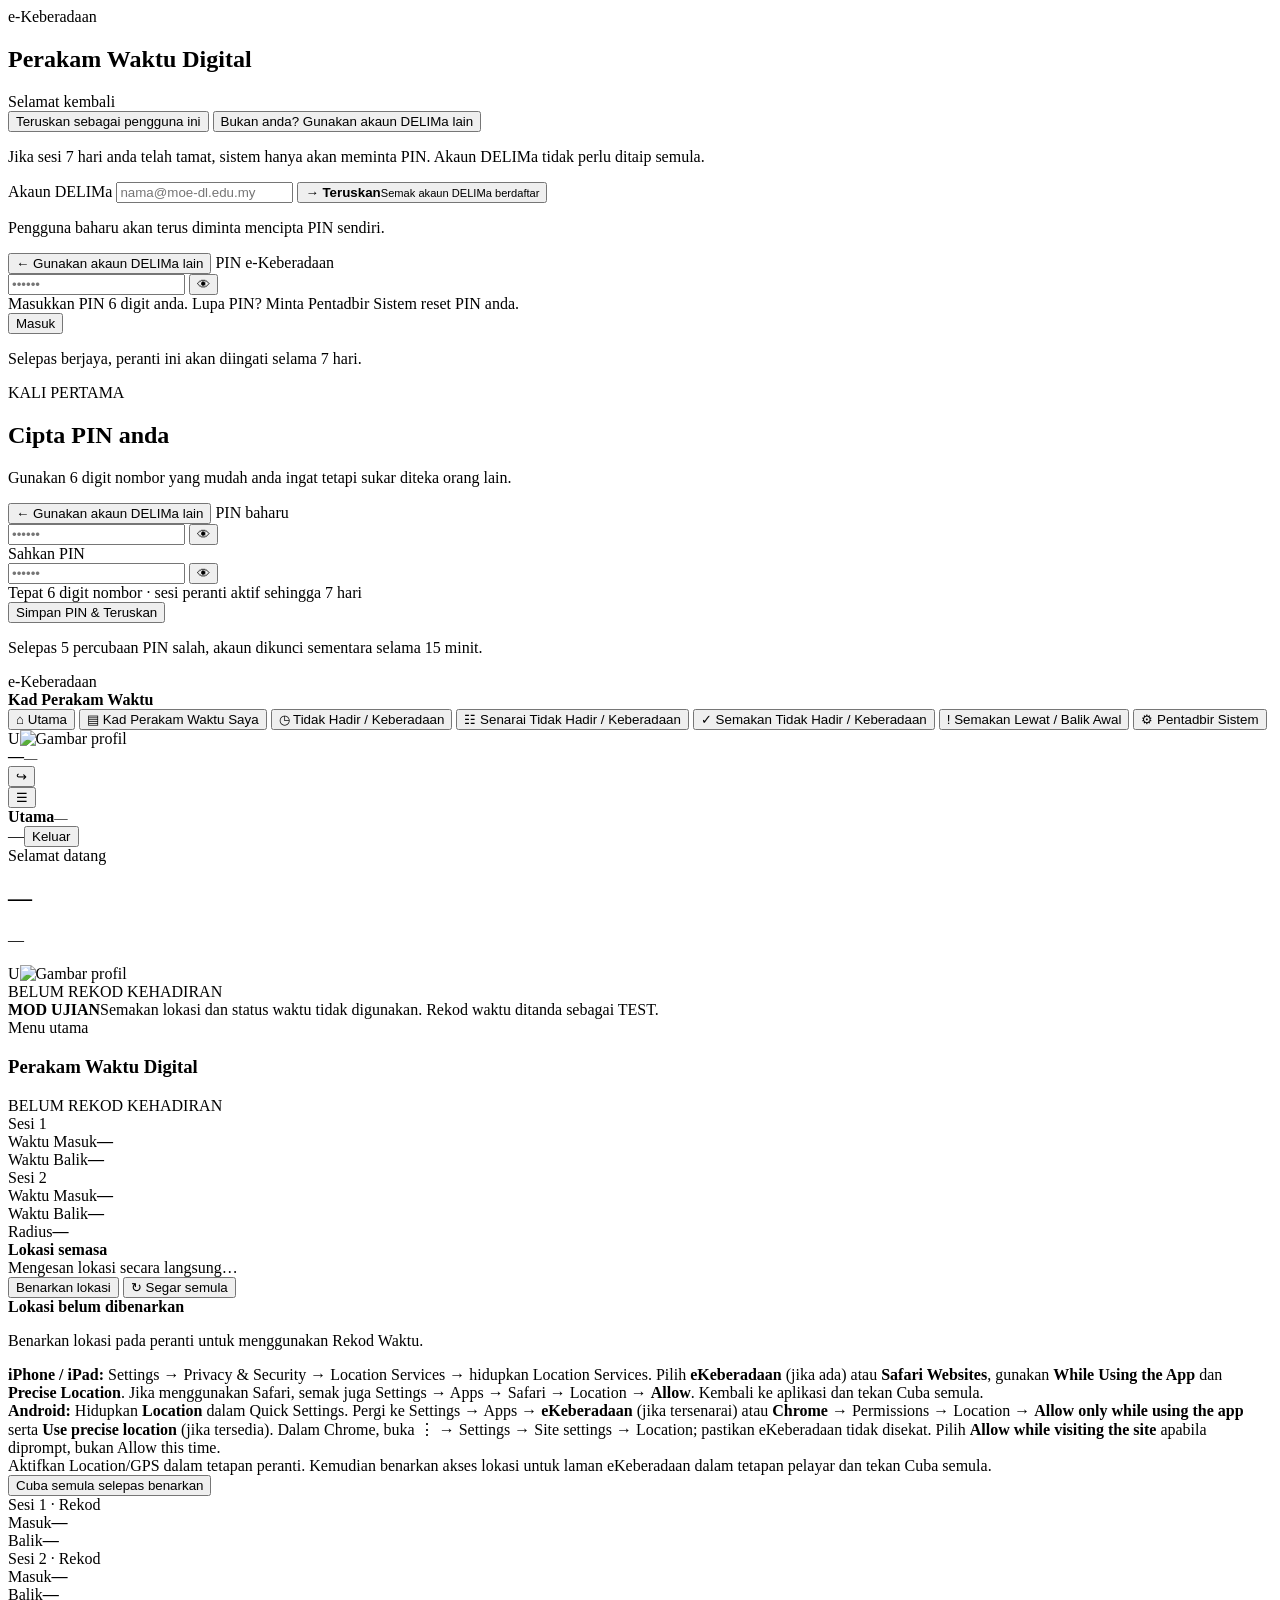
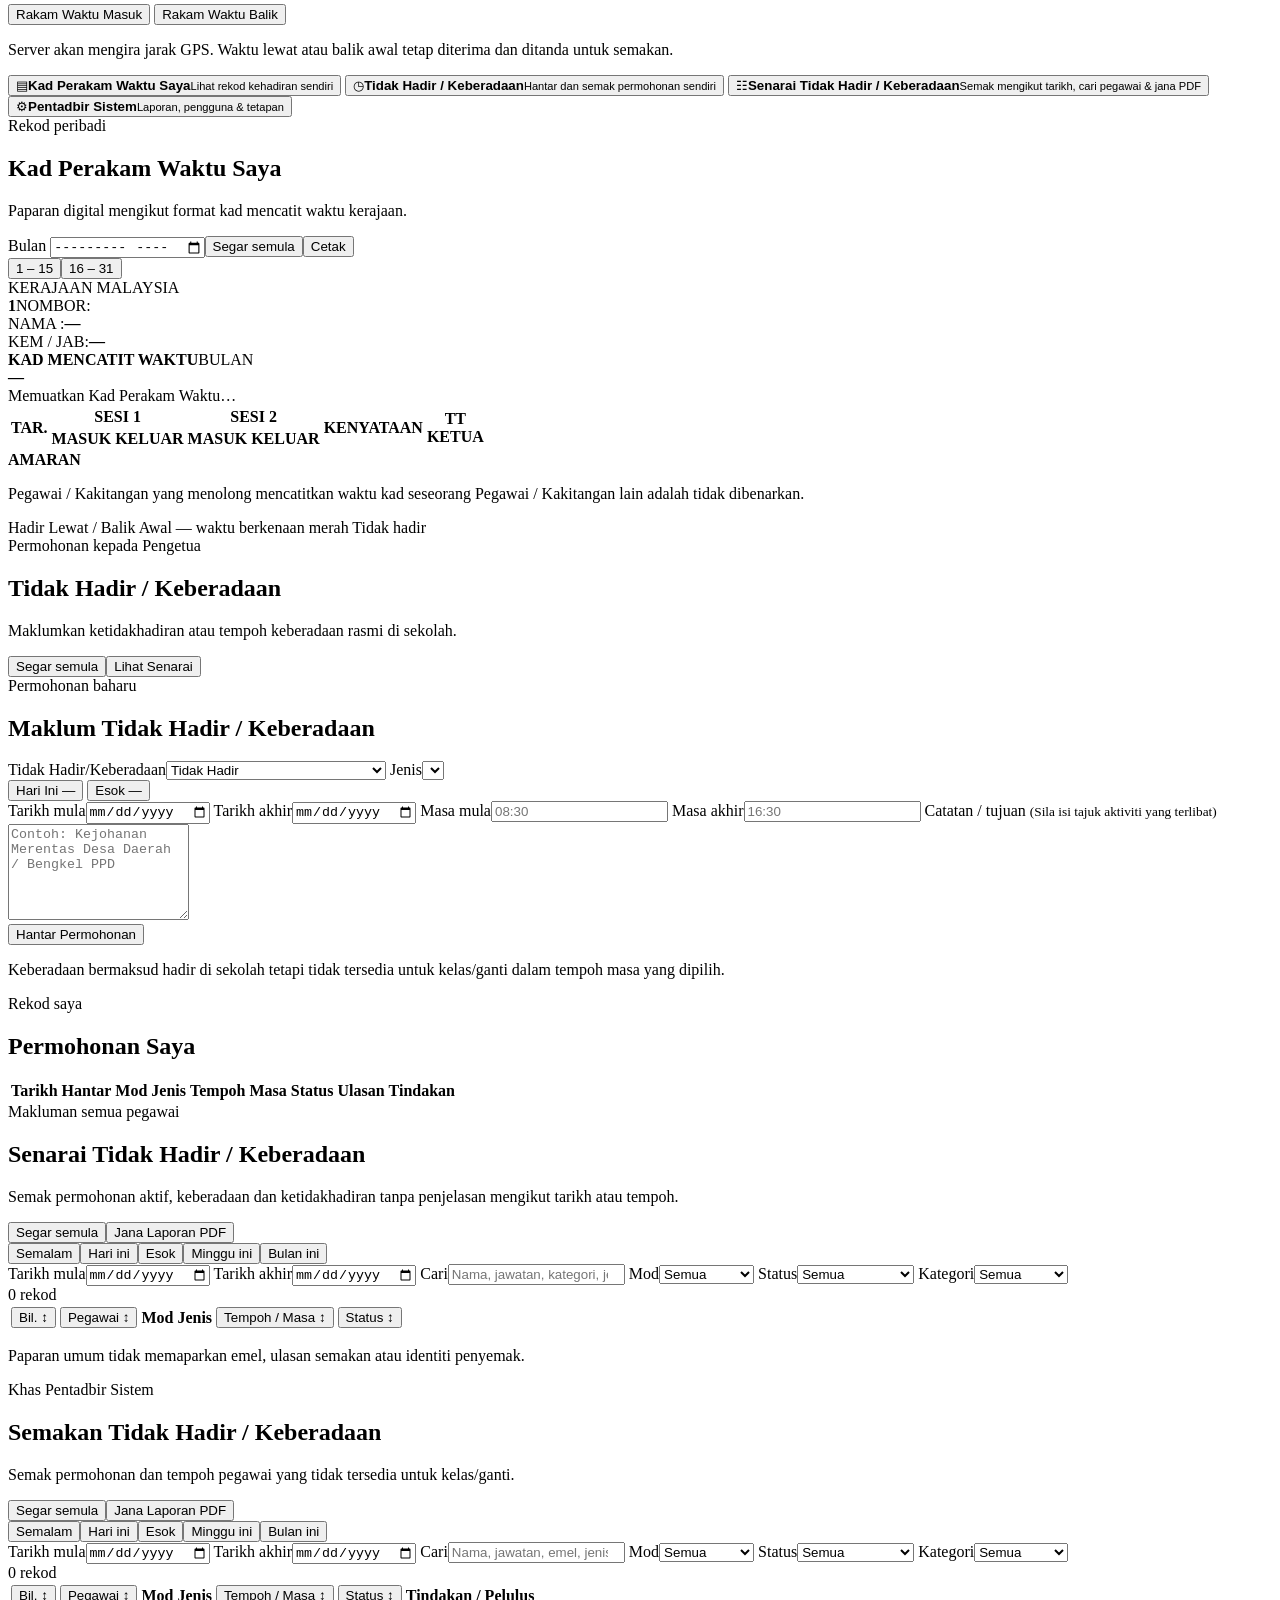
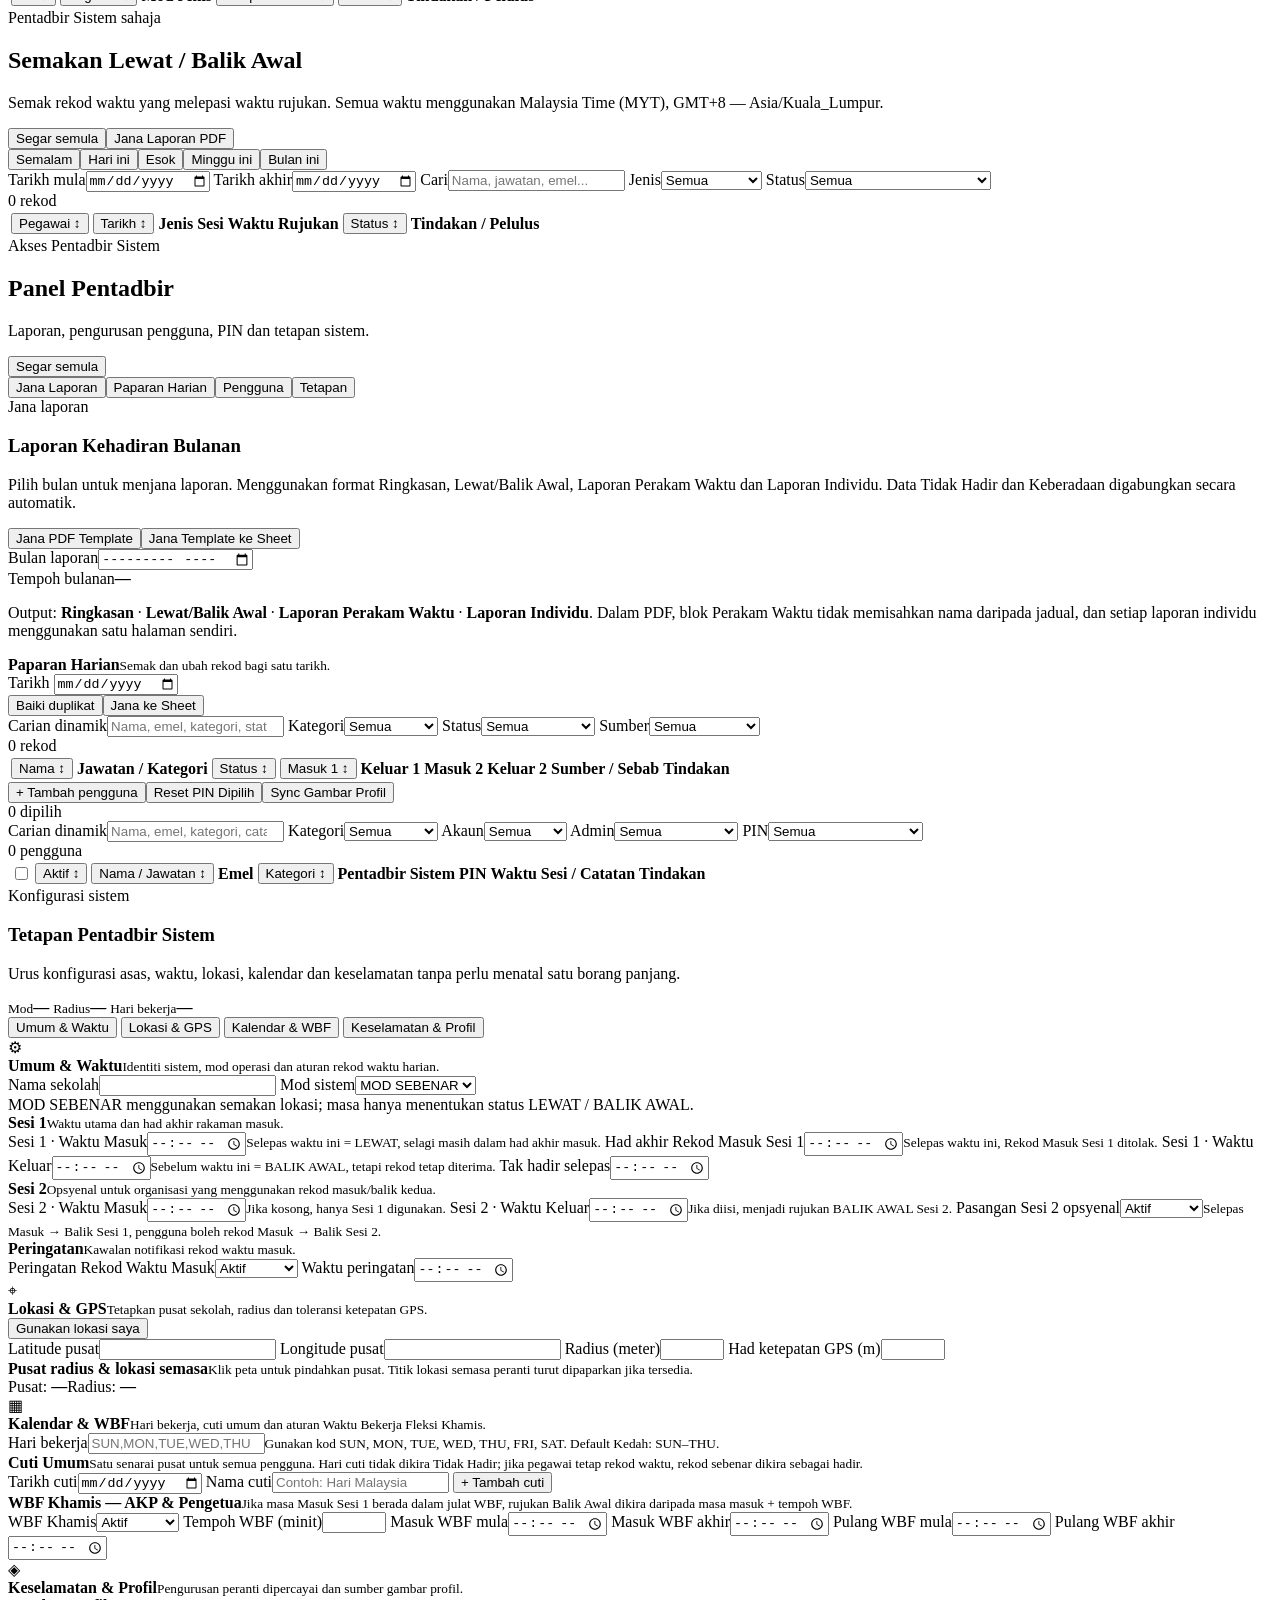
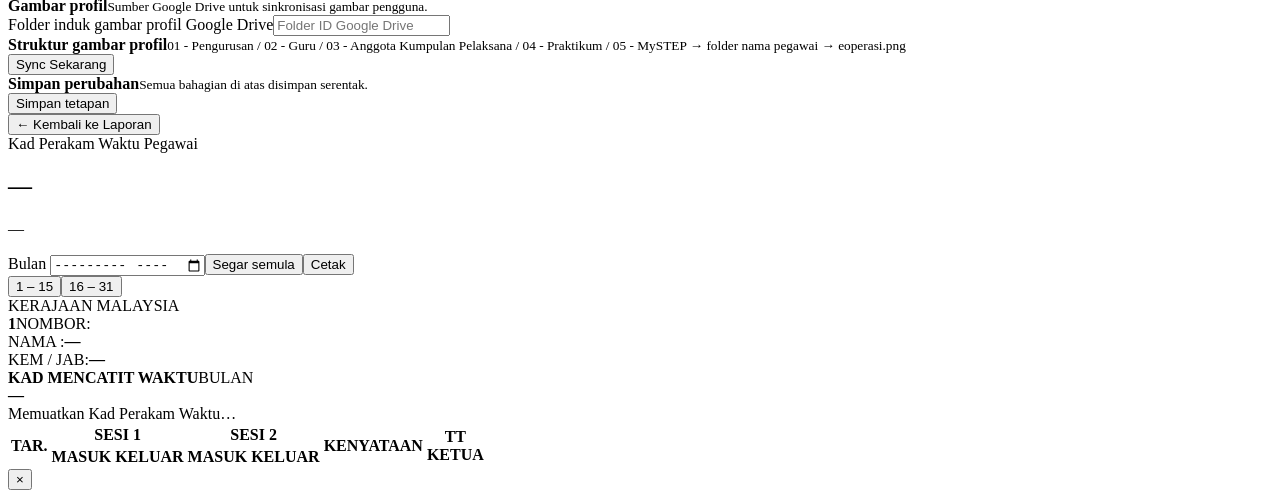
<file: Index.html>
<!doctype html>
<html lang="ms">
<head>
  <base target="_top">
  <?!= include('Styles'); ?>
</head>
<body>
  <!-- LOGIN PAGE -->
  <section id="loginPage" class="login-page">
    <div class="login-card v8-login-card pin-login-card">
      <div class="login-logo"><?!= include('Logo'); ?></div>
      <div class="eyebrow">e-Keberadaan</div>
      <h1 id="loginSchoolName">Perakam Waktu Digital</h1>
      <p class="login-copy"></p>

      <div id="loginStepReturn" class="login-step hidden">
        <div class="returning-title">Selamat kembali</div>
        <div id="returnAccountCard" class="account-box allowed delima-account-card returning-account-card"></div>
        <button id="continueLastAccountBtn" class="btn primary btn-login-full" type="button" onclick="continueLastAccount()">Teruskan sebagai pengguna ini</button>
        <button class="change-account-link" type="button" onclick="useDifferentAccount()">Bukan anda? Gunakan akaun DELIMa lain</button>
        <p class="trusted-device-note">Jika sesi 7 hari anda telah tamat, sistem hanya akan meminta PIN. Akaun DELIMa tidak perlu ditaip semula.</p>
      </div>

      <div id="loginStepEmail" class="login-step">
        <label class="login-field">
          <span>Akaun DELIMa</span>
          <input id="delimaEmail" type="email" autocomplete="username" inputmode="email" placeholder="nama@moe-dl.edu.my" onkeydown="if(event.key==='Enter'){event.preventDefault();checkDelimaAccount();}">
        </label>
        <button id="checkDelimaBtn" class="delima-check-btn" type="button" onclick="checkDelimaAccount()">
          <span class="delima-icon" aria-hidden="true">→</span>
          <span><b>Teruskan</b><small>Semak akaun DELIMa berdaftar</small></span>
        </button>
        <p class="tiny center">Pengguna baharu akan terus diminta mencipta PIN sendiri.</p>
      </div>

      <div id="loginStepPin" class="login-step hidden">
        <div id="delimaAccountCard" class="account-box allowed delima-account-card"></div>
        <button class="change-account-link" type="button" onclick="useDifferentAccount()">← Gunakan akaun DELIMa lain</button>
        <label class="login-field password-field pin-field">
          <span>PIN e-Keberadaan</span>
          <div class="password-wrap pin-wrap">
            <input id="loginPin" type="password" autocomplete="current-password" inputmode="numeric" pattern="[0-9]*" maxlength="6" placeholder="••••••" oninput="sanitizePinInput(this)" onkeydown="if(event.key==='Enter'){event.preventDefault();submitPinLogin();}">
            <button type="button" class="password-toggle" onclick="togglePassword('loginPin',this)" aria-label="Tunjukkan PIN">👁</button>
          </div>
        </label>
        <div class="pin-helper">Masukkan PIN 6 digit anda. <span class="pin-forgot">Lupa PIN? Minta Pentadbir Sistem reset PIN anda.</span></div>
        <button id="pinLoginBtn" class="btn primary btn-login-full" type="button" onclick="submitPinLogin()">Masuk</button>
        <p class="trusted-device-note">Selepas berjaya, peranti ini akan diingati selama 7 hari.</p>
      </div>

      <div id="loginStepSetPin" class="login-step hidden">
        <div id="pinSetupBadge" class="first-login-badge">KALI PERTAMA</div>
        <h2 id="pinSetupTitle">Cipta PIN anda</h2>
        <p id="pinSetupCopy" class="login-copy">Gunakan 6 digit nombor yang mudah anda ingat tetapi sukar diteka orang lain.</p>
        <div id="setupAccountSummary" class="account-box allowed delima-account-card"></div>
        <button class="change-account-link" type="button" onclick="useDifferentAccount()">← Gunakan akaun DELIMa lain</button>
        <label class="login-field password-field pin-field">
          <span>PIN baharu</span>
          <div class="password-wrap pin-wrap">
            <input id="newPin" type="password" autocomplete="new-password" inputmode="numeric" pattern="[0-9]*" maxlength="6" placeholder="••••••" oninput="sanitizePinInput(this)">
            <button type="button" class="password-toggle" onclick="togglePassword('newPin',this)" aria-label="Tunjukkan PIN">👁</button>
          </div>
        </label>
        <label class="login-field password-field pin-field">
          <span>Sahkan PIN</span>
          <div class="password-wrap pin-wrap">
            <input id="confirmPin" type="password" autocomplete="new-password" inputmode="numeric" pattern="[0-9]*" maxlength="6" placeholder="••••••" oninput="sanitizePinInput(this)" onkeydown="if(event.key==='Enter'){event.preventDefault();submitFirstPin();}">
            <button type="button" class="password-toggle" onclick="togglePassword('confirmPin',this)" aria-label="Tunjukkan PIN">👁</button>
          </div>
        </label>
        <div class="password-rules pin-rules">Tepat 6 digit nombor · sesi peranti aktif sehingga 7 hari</div>
        <button id="setPinBtn" class="btn primary btn-login-full" type="button" onclick="submitFirstPin()">Simpan PIN & Teruskan</button>
      </div>

      <div id="loginError" class="inline-error hidden"></div>
      <p class="tiny center login-security-note">Selepas 5 percubaan PIN salah, akaun dikunci sementara selama 15 minit.</p>
    </div>
  </section>

  <!-- APP SHELL -->
  <div id="appShell" class="shell hidden">
    <aside id="sidebar" class="sidebar">
      <div class="brand">
        <div class="brand-logo"><?!= include('Logo'); ?></div>
        <div><div class="eyebrow">e-Keberadaan</div><b id="sideSchoolName">Kad Perakam Waktu</b></div>
      </div>

      <nav class="menu">
        <button class="menu-item active" data-screen="home" onclick="navigate('home',this)"><span>⌂</span> Utama</button>
        <button class="menu-item" data-screen="mycard" onclick="navigate('mycard',this)"><span>▤</span> Kad Perakam Waktu Saya</button>
        <button class="menu-item" data-screen="absence" onclick="navigate('absence',this)"><span>◷</span> Tidak Hadir / Keberadaan</button>
        <button class="menu-item" data-screen="absencepublic" onclick="navigate('absencepublic',this)"><span>☷</span> Senarai Tidak Hadir / Keberadaan</button>
        <button id="absenceManageMenu" class="menu-item hidden" data-screen="absencemanage" onclick="navigate('absencemanage',this)"><span>✓</span> Semakan Tidak Hadir / Keberadaan</button>
        <button id="timeReviewMenu" class="menu-item hidden" data-screen="timereview" onclick="navigate('timereview',this)"><span>!</span> Semakan Lewat / Balik Awal</button>
        <button id="adminMenu" class="menu-item hidden" data-screen="admin" onclick="navigate('admin',this)"><span>⚙</span> Pentadbir Sistem</button>
      </nav>

      <div class="sidebar-user">
        <div class="avatar profile-avatar" id="sideAvatar"><span id="userInitial">U</span><img id="sideProfilePhoto" class="profile-img hidden" alt="Gambar profil"></div>
        <div class="user-meta"><b id="sideUserName">—</b><small id="sideUserRole">—</small></div>
        <button class="icon-btn" title="Keluar" onclick="logout()">↪</button>
      </div>
    </aside>

    <div id="sidebarBackdrop" class="sidebar-backdrop hidden" onclick="closeMobileMenu()"></div>

    <div class="main-area">
      <header class="topbar">
        <button class="hamburger" onclick="toggleMobileMenu()">☰</button>
        <div><b id="pageTitle">Utama</b><small id="topDate">—</small></div>
        <div class="top-actions"><span id="topRole" class="role-chip">—</span><button class="btn ghost small" onclick="logout()">Keluar</button></div>
      </header>

      <main class="content">
        <section id="errorPanel" class="panel error-panel hidden"></section>

        <!-- HOME SCREEN: main punch screen -->
        <section id="screen-home" class="screen">
          <div class="welcome-card welcome-with-profile">
            <div>
              <div class="eyebrow">Selamat datang</div>
              <h2 id="welcomeName">—</h2>
              <p id="welcomeSub" class="muted">—</p>
            </div>
            <div class="welcome-right">
              <div class="welcome-profile profile-avatar large"><span id="welcomeInitial">U</span><img id="welcomeProfilePhoto" class="profile-img hidden" alt="Gambar profil"></div>
              <span id="homeStatusBadge" class="badge neutral">BELUM REKOD KEHADIRAN</span>
            </div>
          </div>

          <div id="testModeBanner" class="mode-banner test hidden"><b>MOD UJIAN</b><span>Semakan lokasi dan status waktu tidak digunakan. Rekod waktu ditanda sebagai TEST.</span></div>

          <section class="panel home-punch-panel">
            <div class="page-heading compact home-punch-heading">
              <div><div class="eyebrow">Menu utama</div><h1>Perakam Waktu Digital</h1><p id="punchInstruction"></p></div>
              <span id="statusBadge" class="badge neutral">BELUM REKOD KEHADIRAN</span>
            </div>
            <div id="homeScheduleGrid" class="schedule-grid home-schedule-grid single-session">
              <div class="home-session-summary">
                <span class="home-session-title">Sesi 1</span>
                <div class="home-session-values">
                  <div><span>Waktu Masuk</span><b id="s1InRef">—</b></div>
                  <div><span>Waktu Balik</span><b id="s1OutRef">—</b></div>
                </div>
              </div>
              <div id="homeSession2Schedule" class="home-session-summary hidden">
                <span class="home-session-title">Sesi 2</span>
                <div class="home-session-values">
                  <div><span>Waktu Masuk</span><b id="s2InRef">—</b></div>
                  <div><span>Waktu Balik</span><b id="s2OutRef">—</b></div>
                </div>
              </div>
              <div class="home-radius-card"><span>Radius</span><b id="radiusM">—</b></div>
            </div>
            <div class="location-box">
              <div class="location-status-copy"><b id="locationTitle">Lokasi semasa</b><div id="locationText" class="muted">Mengesan lokasi secara langsung…</div></div>
              <div class="location-actions">
                <span id="gpsDot" class="gps-dot"></span>
                <button id="enableLocationBtn" class="btn primary small hidden" type="button" onclick="requestLocationPermission()">Benarkan lokasi</button>
                <button id="refreshLocationBtn" class="btn ghost small" type="button" onclick="refreshLiveLocation().catch(()=>{})">↻ Segar semula</button>
              </div>
            </div>
            <div id="locationPermissionHelp" class="location-permission-help hidden" role="status" aria-live="polite">
              <b id="locationPermissionHelpTitle">Lokasi belum dibenarkan</b>
              <p id="locationPermissionHelpText">Benarkan lokasi pada peranti untuk menggunakan Rekod Waktu.</p>
              <div id="locationPermissionIphone" class="hidden"><b>iPhone / iPad:</b> Settings → Privacy &amp; Security → Location Services → hidupkan Location Services. Pilih <b>eKeberadaan</b> (jika ada) atau <b>Safari Websites</b>, gunakan <b>While Using the App</b> dan <b>Precise Location</b>. Jika menggunakan Safari, semak juga Settings → Apps → Safari → Location → <b>Allow</b>. Kembali ke aplikasi dan tekan Cuba semula.</div>
              <div id="locationPermissionAndroid" class="hidden"><b>Android:</b> Hidupkan <b>Location</b> dalam Quick Settings. Pergi ke Settings → Apps → <b>eKeberadaan</b> (jika tersenarai) atau <b>Chrome</b> → Permissions → Location → <b>Allow only while using the app</b> serta <b>Use precise location</b> (jika tersedia). Dalam Chrome, buka ⋮ → Settings → Site settings → Location; pastikan eKeberadaan tidak disekat. Pilih <b>Allow while visiting the site</b> apabila diprompt, bukan Allow this time.</div>
              <div id="locationPermissionOther" class="hidden">Aktifkan Location/GPS dalam tetapan peranti. Kemudian benarkan akses lokasi untuk laman eKeberadaan dalam tetapan pelayar dan tekan Cuba semula.</div>
              <button class="btn ghost small" type="button" onclick="requestLocationPermission()">Cuba semula selepas benarkan</button>
            </div>
            <div id="homeLocationMap" class="home-location-map" aria-label="Peta lokasi semasa dan radius sekolah"></div>
            <div id="homePunchTimes" class="punch-times home-punch-times single-session">
              <div class="time-card home-session-time-card">
                <span class="home-session-title">Sesi 1 · Rekod</span>
                <div class="home-record-values">
                  <div><span>Masuk</span><strong id="s1InTime">—</strong></div>
                  <div><span>Balik</span><strong id="s1OutTime">—</strong></div>
                </div>
              </div>
              <div id="homeSession2Times" class="time-card home-session-time-card hidden">
                <span class="home-session-title">Sesi 2 · Rekod</span>
                <div class="home-record-values">
                  <div><span>Masuk</span><strong id="s2InTime">—</strong></div>
                  <div><span>Balik</span><strong id="s2OutTime">—</strong></div>
                </div>
              </div>
            </div>
            <div class="button-row">
              <button id="btnIn" class="btn primary btn-large" onclick="startPunch('IN')">Rakam Waktu Masuk</button>
              <button id="btnOut" class="btn dark btn-large" onclick="startPunch('OUT')">Rakam Waktu Balik</button>
            </div>
            <p id="punchRuleNote" class="tiny">Server akan mengira jarak GPS. Waktu lewat atau balik awal tetap diterima dan ditanda untuk semakan.</p>
          </section>

          <div class="quick-grid home-links">
            <button class="quick-card" onclick="navigate('mycard')"><span class="quick-icon">▤</span><b>Kad Perakam Waktu Saya</b><small>Lihat rekod kehadiran sendiri</small></button>
            <button class="quick-card" onclick="navigate('absence')"><span class="quick-icon">◷</span><b>Tidak Hadir / Keberadaan</b><small>Hantar dan semak permohonan sendiri</small></button>
            <button class="quick-card" onclick="navigate('absencepublic')"><span class="quick-icon">☷</span><b>Senarai Tidak Hadir / Keberadaan</b><small>Semak mengikut tarikh, cari pegawai & jana PDF</small></button>
            <button id="adminQuick" class="quick-card hidden" onclick="navigate('admin')"><span class="quick-icon">⚙</span><b>Pentadbir Sistem</b><small>Laporan, pengguna & tetapan</small></button>
          </div>
        </section>

        <!-- MY CARD SCREEN -->
        <section id="screen-mycard" class="screen hidden">
          <div class="page-heading punchcard-page-heading">
            <div><div class="eyebrow">Rekod peribadi</div><h1>Kad Perakam Waktu Saya</h1><p>Paparan digital mengikut format kad mencatit waktu kerajaan.</p></div>
            <div class="punchcard-actions"><label class="month-picker">Bulan <input id="myCardMonth" type="month" onchange="loadMyCard(true)"></label><button class="btn ghost" onclick="loadMyCard(true)">Segar semula</button><button class="btn dark" onclick="printMyPunchCard()">Cetak</button></div>
          </div>
          <div class="card-side-switch" role="group"><button id="cardHalf1Btn" class="card-side-btn active" onclick="setMyCardHalf(1)">1 – 15</button><button id="cardHalf2Btn" class="card-side-btn" onclick="setMyCardHalf(2)">16 – 31</button></div>
          <section id="physicalPunchCard" class="physical-card" aria-label="Kad mencatit waktu digital">
            <div class="pc-topline"><div class="pc-government">KERAJAAN MALAYSIA</div><div class="pc-number"><strong id="pcCardNumber">1</strong><span>NOMBOR:</span></div></div>
            <div class="pc-emblem-wrap"><div class="pc-emblem"><?!= include('Logo'); ?></div></div>
            <div class="pc-info-row"><span>NAMA :</span><strong id="pcName">—</strong></div>
            <div class="pc-info-row"><span>KEM / JAB:</span><strong id="pcDepartment">—</strong></div>
            <div class="pc-title-row"><div><strong>KAD MENCATIT WAKTU</strong><span>BULAN</span></div><b id="pcMonthLabel">—</b></div>
            <div id="pcLoading" class="pc-loading hidden">Memuatkan Kad Perakam Waktu…</div>
            <div class="pc-table-wrap"><table class="pc-table"><thead><tr><th rowspan="2" class="pc-date-col">TAR.</th><th colspan="2">SESI 1</th><th colspan="2">SESI 2</th><th rowspan="2" class="pc-note-col">KENYATAAN</th><th rowspan="2" class="pc-sign-col">TT<br>KETUA</th></tr><tr><th>MASUK</th><th>KELUAR</th><th>MASUK</th><th>KELUAR</th></tr></thead><tbody id="myCardRows"></tbody></table></div>
            <div class="pc-warning"><strong>AMARAN</strong><p>Pegawai / Kakitangan yang menolong mencatitkan waktu kad seseorang Pegawai / Kakitangan lain adalah tidak dibenarkan.</p></div>
          </section>
          <div class="pc-legend"><span><i class="legend-dot hadir"></i> Hadir</span><span><i class="legend-dot lewat"></i> Lewat / Balik Awal — waktu berkenaan merah</span><span><i class="legend-dot absent"></i> Tidak hadir</span></div>
        </section>

        <!-- TIDAK HADIR / KEBERADAAN REQUEST -->
        <section id="screen-absence" class="screen hidden">
          <div class="page-heading">
            <div><div class="eyebrow">Permohonan kepada Pengetua</div><h1>Tidak Hadir / Keberadaan</h1><p>Maklumkan ketidakhadiran atau tempoh keberadaan rasmi di sekolah.</p></div>
            <div class="toolbar-actions"><button class="btn ghost" onclick="loadAbsenceData(true)">Segar semula</button><button class="btn dark" onclick="navigate('absencepublic')">Lihat Senarai</button></div>
          </div>
          <section class="panel absence-form-panel absence-form-full">
            <div class="panel-head compact"><div><div class="eyebrow">Permohonan baharu</div><h2>Maklum Tidak Hadir / Keberadaan</h2></div></div>
            <form id="absenceForm" class="form-grid" onsubmit="submitAbsence(event)">
              <label>Tidak Hadir/Keberadaan<select id="absenceMode" name="mode" required onchange="updateAbsenceModeUi()"><option disabled>Sila pilih Tidak Hadir/Keberadaan</option><option value="TIDAK_HADIR">Tidak Hadir</option><option value="KEBERADAAN">Keberadaan</option></select></label>
              <label>Jenis<select id="absenceType" name="type" required onchange="updateAbsenceDateLimit()"></select></label>
              <div class="span-2 absence-date-shortcuts" aria-label="Pilihan tarikh cepat">
                <button type="button" class="btn ghost small absence-date-shortcut" onclick="setAbsenceQuickDate('today')">Hari Ini <span id="absenceTodayShortcutDate">—</span></button>
                <button type="button" class="btn ghost small absence-date-shortcut" onclick="setAbsenceQuickDate('tomorrow')">Esok <span id="absenceTomorrowShortcutDate">—</span></button>
              </div>
              <label>Tarikh mula<input id="absenceStartDate" name="startDate" type="date" required onchange="syncAbsenceDatesFromStart()"></label>
              <label>Tarikh akhir<input id="absenceEndDate" name="endDate" type="date" required><small id="absenceDurationHint" aria-live="polite"></small></label>
              <label id="absenceStartTimeWrap" class="hidden">Masa mula<input id="absenceStartTime" name="startTime" type="text" inputmode="numeric" autocomplete="off" maxlength="5" placeholder="08:30" pattern="(?:[01][0-9]|2[0-3]):[0-5][0-9]" title="Taip 4 digit masa, contoh 0830" oninput="formatClockInput(this)" onblur="normalizeClockInput(this)"></label>
              <label id="absenceEndTimeWrap" class="hidden">Masa akhir<input id="absenceEndTime" name="endTime" type="text" inputmode="numeric" autocomplete="off" maxlength="5" placeholder="16:30" pattern="(?:[01][0-9]|2[0-3]):[0-5][0-9]" title="Taip 4 digit masa, contoh 1630" oninput="formatClockInput(this)" onblur="normalizeClockInput(this)"></label>
              <label class="span-2 absence-note-field">Catatan / tujuan <small>(Sila isi tajuk aktiviti yang terlibat)</small><textarea id="absenceNote" name="note" rows="6" placeholder="Contoh: Kejohanan Merentas Desa Daerah / Bengkel PPD"></textarea></label>
              <div class="span-2"><button class="btn primary" type="submit">Hantar Permohonan</button></div>
            </form>
            <p class="tiny">Keberadaan bermaksud hadir di sekolah tetapi tidak tersedia untuk kelas/ganti dalam tempoh masa yang dipilih.</p>
          </section>
          <section class="panel">
            <div class="panel-head compact"><div><div class="eyebrow">Rekod saya</div><h2>Permohonan Saya</h2></div></div>
            <div class="table-wrap"><table><thead><tr><th>Tarikh Hantar</th><th>Mod</th><th>Jenis</th><th>Tempoh</th><th>Masa</th><th>Status</th><th>Ulasan</th><th>Tindakan</th></tr></thead><tbody id="absenceOwnRows"></tbody></table></div>
          </section>
        </section>

        <!-- PUBLIC ABSENCE / PRESENCE LIST — ACCESSIBLE TO ALL LOGGED-IN USERS -->
        <section id="screen-absencepublic" class="screen hidden">
          <div class="page-heading">
            <div><div class="eyebrow">Makluman semua pegawai</div><h1>Senarai Tidak Hadir / Keberadaan</h1><p>Semak permohonan aktif, keberadaan dan ketidakhadiran tanpa penjelasan mengikut tarikh atau tempoh.</p></div>
            <div class="toolbar-actions"><button class="btn ghost" onclick="loadAbsencePublic(true)">Segar semula</button><button class="btn dark" onclick="generatePublicAbsencePresencePdfClient()">Jana Laporan PDF</button></div>
          </div>
          <section class="panel">
            <div class="preset-row"><button class="btn ghost small" onclick="setAbsencePublicPreset('yesterday')">Semalam</button><button class="btn ghost small" onclick="setAbsencePublicPreset('today')">Hari ini</button><button class="btn ghost small" onclick="setAbsencePublicPreset('tomorrow')">Esok</button><button class="btn ghost small" onclick="setAbsencePublicPreset('week')">Minggu ini</button><button class="btn ghost small" onclick="setAbsencePublicPreset('month')">Bulan ini</button></div>
            <div class="filter-bar absence-public-filter">
              <label>Tarikh mula<input id="absencePublicFrom" type="date" onchange="loadAbsencePublic(true)"></label>
              <label>Tarikh akhir<input id="absencePublicTo" type="date" onchange="loadAbsencePublic(true)"></label>
              <label class="search-box span-search">Cari<input id="absencePublicSearch" type="search" placeholder="Nama, jawatan, kategori, jenis..." oninput="applyAbsencePublicFilters()"></label>
              <label>Mod<select id="absencePublicMode" onchange="applyAbsencePublicFilters()"><option value="">Semua</option><option value="TIDAK_HADIR">Tidak Hadir</option><option value="KEBERADAAN">Keberadaan</option></select></label>
              <label>Status<select id="absencePublicStatus" onchange="applyAbsencePublicFilters()"><option value="">Semua</option><option>MENUNGGU</option><option>DILULUSKAN</option><option>TIDAK MOHON</option></select></label>
              <label>Kategori<select id="absencePublicCategory" onchange="applyAbsencePublicFilters()"><option value="">Semua</option><option>Pengurusan</option><option>PPP</option><option>AKP</option><option>Praktikum</option><option>MySTEP</option></select></label>
              <div class="filter-count" id="absencePublicCount">0 rekod</div>
            </div>
            <div id="absencePublicSummary" class="summary-grid absence-public-summary"></div>
            <div class="table-wrap"><table><thead><tr><th class="sortable-th absence-public-number-col"><button type="button" class="table-sort-btn" onclick="toggleTableSort('absencePublic','order')">Bil. <span id="sort-absencePublic-order" class="sort-indicator">↕</span></button></th><th class="sortable-th"><button type="button" class="table-sort-btn" onclick="toggleTableSort('absencePublic','name')">Pegawai <span id="sort-absencePublic-name" class="sort-indicator">↕</span></button></th><th>Mod</th><th>Jenis</th><th class="sortable-th"><button type="button" class="table-sort-btn" onclick="toggleTableSort('absencePublic','date')">Tempoh / Masa <span id="sort-absencePublic-date" class="sort-indicator">↕</span></button></th><th class="sortable-th"><button type="button" class="table-sort-btn" onclick="toggleTableSort('absencePublic','status')">Status <span id="sort-absencePublic-status" class="sort-indicator">↕</span></button></th></tr></thead><tbody id="absencePublicRows"></tbody></table></div>
            <p class="tiny public-list-note">Paparan umum tidak memaparkan emel, ulasan semakan atau identiti penyemak.</p>
          </section>
        </section>

        <!-- ABSENCE / PRESENCE MANAGEMENT -->
        <section id="screen-absencemanage" class="screen hidden">
          <div class="page-heading"><div><div class="eyebrow">Khas Pentadbir Sistem</div><h1>Semakan Tidak Hadir / Keberadaan</h1><p>Semak permohonan dan tempoh pegawai yang tidak tersedia untuk kelas/ganti.</p></div><div class="toolbar-actions"><button class="btn ghost" onclick="loadAbsenceManagement(true)">Segar semula</button><button class="btn dark" onclick="generateAbsencePresencePdfClient()">Jana Laporan PDF</button></div></div>
          <section class="panel">
            <div class="preset-row"><button class="btn ghost small" onclick="setAbsenceManagePreset('yesterday')">Semalam</button><button class="btn ghost small" onclick="setAbsenceManagePreset('today')">Hari ini</button><button class="btn ghost small" onclick="setAbsenceManagePreset('tomorrow')">Esok</button><button class="btn ghost small" onclick="setAbsenceManagePreset('week')">Minggu ini</button><button class="btn ghost small" onclick="setAbsenceManagePreset('month')">Bulan ini</button></div>
            <div class="filter-bar absence-manage-filter">
              <label>Tarikh mula<input id="absenceManageFrom" type="date" onchange="loadAbsenceManagement(true)"></label>
              <label>Tarikh akhir<input id="absenceManageTo" type="date" onchange="loadAbsenceManagement(true)"></label>
              <label class="search-box span-search">Cari<input id="absenceManageSearch" type="search" placeholder="Nama, jawatan, emel, jenis..." oninput="applyAbsenceManageFilters()"></label>
              <label>Mod<select id="absenceManageMode" onchange="applyAbsenceManageFilters()"><option value="">Semua</option><option value="TIDAK_HADIR">Tidak Hadir</option><option value="KEBERADAAN">Keberadaan</option></select></label>
              <label>Status<select id="absenceManageStatus" onchange="applyAbsenceManageFilters()"><option value="">Semua</option><option>MENUNGGU</option><option>DILULUSKAN</option><option>DITOLAK</option><option>DIBATALKAN</option><option>TIDAK MOHON</option></select></label>
              <label>Kategori<select id="absenceManageCategory" onchange="applyAbsenceManageFilters()"><option value="">Semua</option><option>Pengurusan</option><option>PPP</option><option>AKP</option><option>Praktikum</option><option>MySTEP</option></select></label>
              <div class="filter-count" id="absenceManageCount">0 rekod</div>
            </div>
            <div id="absenceManageSummary" class="summary-grid absence-public-summary" aria-label="Ringkasan Semakan Tidak Hadir / Keberadaan"></div>
            <div class="table-wrap absence-manage-table"><table>
              <thead id="absenceManageHead"><tr>
                <th class="sortable-th absence-public-number-col"><button type="button" class="table-sort-btn" onclick="toggleTableSort('absenceManage','order')" title="Susun ikut masa permohonan">Bil. <span id="sort-absenceManage-order" class="sort-indicator">↕</span></button></th>
                <th class="sortable-th"><button type="button" class="table-sort-btn" onclick="toggleTableSort('absenceManage','name')">Pegawai <span id="sort-absenceManage-name" class="sort-indicator">↕</span></button></th>
                <th>Mod</th>
                <th>Jenis</th>
                <th class="sortable-th"><button type="button" class="table-sort-btn" onclick="toggleTableSort('absenceManage','date')">Tempoh / Masa <span id="sort-absenceManage-date" class="sort-indicator">↕</span></button></th>
                <th class="sortable-th"><button type="button" class="table-sort-btn" onclick="toggleTableSort('absenceManage','status')">Status <span id="sort-absenceManage-status" class="sort-indicator">↕</span></button></th>
                <th>Tindakan / Pelulus</th>
              </tr></thead>
              <tbody id="absenceManageRows"></tbody>
            </table></div>
          </section>
        </section>

        <!-- TIME EXCEPTION REVIEW -->
        <section id="screen-timereview" class="screen hidden">
          <div class="page-heading"><div><div class="eyebrow">Pentadbir Sistem sahaja</div><h1>Semakan Lewat / Balik Awal</h1><p>Semak rekod waktu yang melepasi waktu rujukan. Semua waktu menggunakan Malaysia Time (MYT), GMT+8 — Asia/Kuala_Lumpur.</p></div><div class="toolbar-actions"><button class="btn ghost" onclick="loadTimeReview(true)">Segar semula</button><button class="btn dark" onclick="generateTimeReviewPdfClient()">Jana Laporan PDF</button></div></div>
          <section class="panel">
            <div class="preset-row"><button class="btn ghost small" onclick="setTimeReviewPreset('yesterday')">Semalam</button><button class="btn ghost small" onclick="setTimeReviewPreset('today')">Hari ini</button><button class="btn ghost small" onclick="setTimeReviewPreset('tomorrow')">Esok</button><button class="btn ghost small" onclick="setTimeReviewPreset('week')">Minggu ini</button><button class="btn ghost small" onclick="setTimeReviewPreset('month')">Bulan ini</button></div>
            <div class="filter-bar time-review-filter">
              <label>Tarikh mula<input id="timeReviewFrom" type="date" onchange="loadTimeReview(true)"></label>
              <label>Tarikh akhir<input id="timeReviewTo" type="date" onchange="loadTimeReview(true)"></label>
              <label class="search-box span-search">Cari<input id="timeReviewSearch" type="search" placeholder="Nama, jawatan, emel..." oninput="applyTimeReviewFilters()"></label>
              <label>Jenis<select id="timeReviewType" onchange="applyTimeReviewFilters()"><option value="">Semua</option><option>LEWAT</option><option>BALIK AWAL</option></select></label>
              <label>Status<select id="timeReviewStatus" onchange="applyTimeReviewFilters()"><option value="">Semua</option><option>BELUM DIAMBIL MAKLUM</option><option>DIAMBIL MAKLUM</option><option>DITOLAK</option></select></label>
              <div class="filter-count" id="timeReviewCount">0 rekod</div>
            </div>
            <div class="table-wrap"><table><thead><tr><th class="sortable-th"><button type="button" class="table-sort-btn" onclick="toggleTableSort('timeReview','name')">Pegawai <span id="sort-timeReview-name" class="sort-indicator">↕</span></button></th><th class="sortable-th"><button type="button" class="table-sort-btn" onclick="toggleTableSort('timeReview','date')">Tarikh <span id="sort-timeReview-date" class="sort-indicator">↕</span></button></th><th>Jenis</th><th>Sesi</th><th>Waktu</th><th>Rujukan</th><th class="sortable-th"><button type="button" class="table-sort-btn" onclick="toggleTableSort('timeReview','status')">Status <span id="sort-timeReview-status" class="sort-indicator">↕</span></button></th><th>Tindakan / Pelulus</th></tr></thead><tbody id="timeReviewRows"></tbody></table></div>
          </section>
        </section>

        <!-- ADMIN SCREEN -->
        <section id="screen-admin" class="screen hidden">
          <div class="page-heading"><div><div class="eyebrow">Akses Pentadbir Sistem</div><h1>Panel Pentadbir</h1><p>Laporan, pengurusan pengguna, PIN dan tetapan sistem.</p></div><button class="btn ghost" onclick="refreshAdmin()">Segar semula</button></div>
          <section id="adminPanel" class="panel">
            <div class="tabs"><button class="tab active" data-tab="report-builder" onclick="switchTab('report-builder', this)">Jana Laporan</button><button class="tab" data-tab="report" onclick="switchTab('report', this)">Paparan Harian</button><button class="tab" data-tab="users" onclick="switchTab('users', this)">Pengguna</button><button class="tab" data-tab="settings" onclick="switchTab('settings', this)">Tetapan</button></div>

            <div id="tab-report-builder" class="tab-body">
              <section class="report-builder">
                <div class="report-builder-head">
                  <div><div class="eyebrow">Jana laporan</div><h3>Laporan Kehadiran Bulanan</h3><p>Pilih bulan untuk menjana laporan. Menggunakan format Ringkasan, Lewat/Balik Awal, Laporan Perakam Waktu dan Laporan Individu. Data Tidak Hadir dan Keberadaan digabungkan secara automatik.</p></div>
                  <div class="report-builder-actions"><button class="btn primary" type="button" onclick="generateAttendancePresenceReportPdfClient()">Jana PDF Template</button><button class="btn ghost" type="button" onclick="generateAttendancePresenceReportSheetClient()">Jana Template ke Sheet</button></div>
                </div>
                <div class="report-builder-grid report-builder-monthly">
                  <label>Bulan laporan<input id="attendanceReportMonth" type="month" onchange="updateAttendanceReportPeriod()" required></label>
                </div>
                <div class="report-period-readout"><span>Tempoh bulanan</span><b id="attendanceReportRangeText">—</b></div>
                <p class="tiny report-template-note">Output: <b>Ringkasan</b> · <b>Lewat/Balik Awal</b> · <b>Laporan Perakam Waktu</b> · <b>Laporan Individu</b>. Dalam PDF, blok Perakam Waktu tidak memisahkan nama daripada jadual, dan setiap laporan individu menggunakan satu halaman sendiri.</p>
              </section>
            </div>

            <div id="tab-report" class="tab-body hidden">
              <div class="report-section-label"><div><b>Paparan Harian</b><small>Semak dan ubah rekod bagi satu tarikh.</small></div></div>
              <div class="toolbar report-main-toolbar"><label>Tarikh <input id="reportDate" type="date" onchange="refreshAdmin()"></label><div class="toolbar-actions"><button class="btn ghost" onclick="repairDuplicateAttendance()">Baiki duplikat</button><button class="btn ghost" onclick="generateReportSheet()">Jana ke Sheet</button></div></div>
              <div id="summaryCards" class="summary-grid"></div>
              <div class="filter-bar report-filter-bar">
                <label class="search-box span-search">Carian dinamik<input id="reportSearch" type="search" placeholder="Nama, emel, kategori, status, sumber, sebab..." oninput="applyReportFilters()"></label>
                <label>Kategori<select id="reportCategoryFilter" onchange="applyReportFilters()"><option value="">Semua</option><option>Pengurusan</option><option>PPP</option><option>AKP</option><option>Praktikum</option><option>MySTEP</option></select></label>
                <label>Status<select id="reportStatusFilter" onchange="applyReportFilters()"><option value="">Semua</option><option>HADIR</option><option>LEWAT</option><option>BALIK AWAL</option><option>TIDAK HADIR</option><option>BELUM HADIR</option><option>CUTI UMUM</option></select></label>
                <label>Sumber<select id="reportSourceFilter" onchange="applyReportFilters()"><option value="">Semua</option><option>GPS</option><option>TEST</option><option>ADMIN</option><option>TIDAK_HADIR</option></select></label>
                <div class="filter-count" id="reportFilterCount">0 rekod</div>
              </div>
              <div class="table-wrap"><table><thead><tr><th class="sortable-th"><button type="button" class="table-sort-btn" onclick="toggleTableSort('report','name')">Nama <span id="sort-report-name" class="sort-indicator">↕</span></button></th><th>Jawatan / Kategori</th><th class="sortable-th"><button type="button" class="table-sort-btn" onclick="toggleTableSort('report','status')">Status <span id="sort-report-status" class="sort-indicator">↕</span></button></th><th class="sortable-th"><button type="button" class="table-sort-btn" onclick="toggleTableSort('report','in')">Masuk 1 <span id="sort-report-in" class="sort-indicator">↕</span></button></th><th>Keluar 1</th><th>Masuk 2</th><th>Keluar 2</th><th>Sumber / Sebab</th><th>Tindakan</th></tr></thead><tbody id="reportRows"></tbody></table></div>
            </div>

            <div id="tab-users" class="tab-body hidden">
              <div class="toolbar user-toolbar"><div class="toolbar-actions"><button class="btn primary" onclick="openUserModal()">+ Tambah pengguna</button><button class="btn ghost" onclick="bulkGeneratePasswords()">Reset PIN Dipilih</button><button class="btn ghost" onclick="syncProfilePhotos()">Sync Gambar Profil</button></div><span id="bulkSelectionCount" class="selection-count">0 dipilih</span></div>
              <div class="filter-bar user-filter-bar">
                <label class="search-box span-search">Carian dinamik<input id="userSearch" type="search" placeholder="Nama, emel, kategori, catatan, waktu, status PIN..." oninput="applyUserFilters()"></label>
                <label>Kategori<select id="userCategoryFilter" onchange="applyUserFilters()"><option value="">Semua</option><option>Pengurusan</option><option>PPP</option><option>AKP</option><option>Praktikum</option><option>MySTEP</option></select></label>
                <label>Akaun<select id="userActiveFilter" onchange="applyUserFilters()"><option value="">Semua</option><option value="active">Aktif</option><option value="inactive">Tidak aktif</option></select></label>
                <label>Admin<select id="userAdminFilter" onchange="applyUserFilters()"><option value="">Semua</option><option value="yes">Pentadbir Sistem</option><option value="no">Bukan Admin</option></select></label>
                <label>PIN<select id="userPasswordFilter" onchange="applyUserFilters()"><option value="">Semua</option><option value="ready">Sedia</option><option value="temp">Perlu tetapkan semula</option><option value="unset">Belum ditetapkan</option><option value="locked">Dikunci</option></select></label>
                <div class="filter-count" id="userFilterCount">0 pengguna</div>
              </div>
              <div class="table-wrap"><table><thead><tr><th class="select-col"><input id="selectAllUsers" type="checkbox" onchange="toggleSelectAllUsers(this.checked)" title="Pilih semua yang sedang dipaparkan"></th><th class="sortable-th"><button type="button" class="table-sort-btn" onclick="toggleTableSort('users','active')">Aktif <span id="sort-users-active" class="sort-indicator">↕</span></button></th><th class="sortable-th"><button type="button" class="table-sort-btn" onclick="toggleTableSort('users','name')">Nama / Jawatan <span id="sort-users-name" class="sort-indicator">↕</span></button></th><th>Emel</th><th class="sortable-th"><button type="button" class="table-sort-btn" onclick="toggleTableSort('users','category')">Kategori <span id="sort-users-category" class="sort-indicator">↕</span></button></th><th>Pentadbir Sistem</th><th>PIN</th><th>Waktu Sesi / Catatan</th><th>Tindakan</th></tr></thead><tbody id="userRows"></tbody></table></div>
            </div>

            <div id="tab-settings" class="tab-body hidden">
              <div class="settings-header">
                <div>
                  <div class="eyebrow">Konfigurasi sistem</div>
                  <h3>Tetapan Pentadbir Sistem</h3>
                  <p>Urus konfigurasi asas, waktu, lokasi, kalendar dan keselamatan tanpa perlu menatal satu borang panjang.</p>
                </div>
                <div class="settings-status-strip">
                  <span><small>Mod</small><b id="settingsModeSummary">—</b></span>
                  <span><small>Radius</small><b id="settingsRadiusSummary">—</b></span>
                  <span><small>Hari bekerja</small><b id="settingsWorkdaySummary">—</b></span>
                </div>
              </div>

              <div class="settings-subtabs" role="tablist" aria-label="Bahagian tetapan">
                <button type="button" class="settings-subtab active" data-settings-section="general" onclick="switchSettingsSection('general',this)">Umum & Waktu</button>
                <button type="button" class="settings-subtab" data-settings-section="location" onclick="switchSettingsSection('location',this)">Lokasi & GPS</button>
                <button type="button" class="settings-subtab" data-settings-section="calendar" onclick="switchSettingsSection('calendar',this)">Kalendar & WBF</button>
                <button type="button" class="settings-subtab" data-settings-section="security" onclick="switchSettingsSection('security',this)">Keselamatan & Profil</button>
              </div>

              <form id="settingsForm" class="settings-form-v15" onsubmit="saveSettings(event)">
                <section id="settings-section-general" class="settings-section">
                  <div class="settings-section-head">
                    <div><span class="settings-section-icon">⚙</span><div><b>Umum & Waktu</b><small>Identiti sistem, mod operasi dan aturan rekod waktu harian.</small></div></div>
                  </div>
                  <div class="settings-grid">
                    <label class="span-2">Nama sekolah<input name="schoolName" required></label>
                    <label>Mod sistem<select name="systemMode" id="systemModeSelect" onchange="updateModeSettingHint();updateSettingsSummary()"><option value="REAL">MOD SEBENAR</option><option value="TEST">MOD TEST</option></select></label>
                    <div class="setting-hint" id="modeSettingHint">MOD SEBENAR menggunakan semakan lokasi; masa hanya menentukan status LEWAT / BALIK AWAL.</div>

                    <div class="settings-group-title span-2"><b>Sesi 1</b><small>Waktu utama dan had akhir rakaman masuk.</small></div>
                    <label>Sesi 1 · Waktu Masuk<input name="defaultS1In" type="time" required><small>Selepas waktu ini = LEWAT, selagi masih dalam had akhir masuk.</small></label>
                    <label>Had akhir Rekod Masuk Sesi 1<input name="defaultMaxPunchIn" type="time" required><small>Selepas waktu ini, Rekod Masuk Sesi 1 ditolak.</small></label>
                    <label>Sesi 1 · Waktu Keluar<input name="defaultS1Out" type="time" required><small>Sebelum waktu ini = BALIK AWAL, tetapi rekod tetap diterima.</small></label>
                    <label>Tak hadir selepas<input name="absentAfter" type="time" required></label>

                    <div class="settings-group-title span-2"><b>Sesi 2</b><small>Opsyenal untuk organisasi yang menggunakan rekod masuk/balik kedua.</small></div>
                    <label>Sesi 2 · Waktu Masuk<input name="defaultS2In" type="time"><small>Jika kosong, hanya Sesi 1 digunakan.</small></label>
                    <label>Sesi 2 · Waktu Keluar<input name="defaultS2Out" type="time"><small>Jika diisi, menjadi rujukan BALIK AWAL Sesi 2.</small></label>
                    <label>Pasangan Sesi 2 opsyenal<select name="allowOptionalSecondSession"><option value="TRUE">Aktif</option><option value="FALSE">Tidak aktif</option></select><small>Selepas Masuk → Balik Sesi 1, pengguna boleh rekod Masuk → Balik Sesi 2.</small></label>

                    <div class="settings-group-title span-2"><b>Peringatan</b><small>Kawalan notifikasi rekod waktu masuk.</small></div>
                    <label>Peringatan Rekod Waktu Masuk<select name="punchReminderEnabled"><option value="TRUE">Aktif</option><option value="FALSE">Tidak aktif</option></select></label>
                    <label>Waktu peringatan<input name="punchReminderTime" type="time" required></label>
                  </div>
                </section>

                <section id="settings-section-location" class="settings-section hidden">
                  <div class="settings-section-head">
                    <div><span class="settings-section-icon">⌖</span><div><b>Lokasi & GPS</b><small>Tetapkan pusat sekolah, radius dan toleransi ketepatan GPS.</small></div></div>
                    <button class="btn ghost small" type="button" onclick="useCurrentLocationForSetting()">Gunakan lokasi saya</button>
                  </div>
                  <div class="settings-grid">
                    <label>Latitude pusat<input id="settingLat" name="schoolLat" type="number" step="any" oninput="syncMapFromInputs()"></label>
                    <label>Longitude pusat<input id="settingLng" name="schoolLng" type="number" step="any" oninput="syncMapFromInputs()"></label>
                    <label>Radius (meter)<input id="settingRadius" name="radiusM" type="number" min="1" max="5000" required oninput="syncMapRadius();updateSettingsSummary()"></label>
                    <label>Had ketepatan GPS (m)<input id="settingGpsAccuracy" name="maxGpsAccuracyM" type="number" min="1" max="2000" required oninput="updateGpsSettingWarning()"></label>
                    <div id="gpsSettingWarning" class="span-2 setting-hint test-hint hidden"></div>
                    <div class="span-2 map-setting-block">
                      <div class="map-setting-head"><div><b>Pusat radius & lokasi semasa</b><small>Klik peta untuk pindahkan pusat. Titik lokasi semasa peranti turut dipaparkan jika tersedia.</small></div></div>
                      <div id="locationPickerMap" class="location-picker-map"></div>
                      <div class="map-coord-readout"><span>Pusat: <b id="mapCoordReadout">—</b></span><span>Radius: <b id="mapRadiusReadout">—</b></span></div>
                    </div>
                  </div>
                </section>

                <section id="settings-section-calendar" class="settings-section hidden">
                  <div class="settings-section-head">
                    <div><span class="settings-section-icon">▦</span><div><b>Kalendar & WBF</b><small>Hari bekerja, cuti umum dan aturan Waktu Bekerja Fleksi Khamis.</small></div></div>
                  </div>
                  <div class="settings-grid">
                    <label class="span-2">Hari bekerja<input name="workingDays" placeholder="SUN,MON,TUE,WED,THU" required oninput="updateSettingsSummary()"><small>Gunakan kod SUN, MON, TUE, WED, THU, FRI, SAT. Default Kedah: SUN–THU.</small></label>

                    <div class="span-2 public-holiday-settings">
                      <div class="holiday-settings-head"><div><b>Cuti Umum</b><small>Satu senarai pusat untuk semua pengguna. Hari cuti tidak dikira Tidak Hadir; jika pegawai tetap rekod waktu, rekod sebenar dikira sebagai hadir.</small></div></div>
                      <div class="holiday-add-grid">
                        <label>Tarikh cuti<input id="publicHolidayDate" type="date"></label>
                        <label>Nama cuti<input id="publicHolidayName" type="text" maxlength="120" placeholder="Contoh: Hari Malaysia"></label>
                        <button class="btn primary" type="button" onclick="addPublicHoliday()">+ Tambah cuti</button>
                      </div>
                      <div id="publicHolidayList" class="public-holiday-list"></div>
                    </div>

                    <div class="span-2 setting-subsection settings-subsection-emphasis"><b>WBF Khamis — AKP & Pengetua</b><small>Jika masa Masuk Sesi 1 berada dalam julat WBF, rujukan Balik Awal dikira daripada masa masuk + tempoh WBF.</small></div>
                    <label>WBF Khamis<select name="thursdayWbfEnabled"><option value="TRUE">Aktif</option><option value="FALSE">Tidak aktif</option></select></label>
                    <label>Tempoh WBF (minit)<input name="thursdayWbfDurationMinutes" type="number" min="1" max="1440" required></label>
                    <label>Masuk WBF mula<input name="thursdayWbfInFrom" type="time" required></label>
                    <label>Masuk WBF akhir<input name="thursdayWbfInTo" type="time" required></label>
                    <label>Pulang WBF mula<input name="thursdayWbfOutFrom" type="time" required></label>
                    <label>Pulang WBF akhir<input name="thursdayWbfOutTo" type="time" required></label>
                  </div>
                </section>

                <section id="settings-section-security" class="settings-section hidden">
                  <div class="settings-section-head">
                    <div><span class="settings-section-icon">◈</span><div><b>Keselamatan & Profil</b><small>Pengurusan peranti dipercayai dan sumber gambar profil.</small></div></div>
                  </div>
                  <div class="settings-grid">
                    <div class="settings-group-title span-2"><b>Gambar profil</b><small>Sumber Google Drive untuk sinkronisasi gambar pengguna.</small></div>
                    <label class="span-2">Folder induk gambar profil Google Drive<input name="profileRootFolderId" placeholder="Folder ID Google Drive"></label>
                    <div class="span-2 profile-sync-card"><div><b>Struktur gambar profil</b><small>01 - Pengurusan / 02 - Guru / 03 - Anggota Kumpulan Pelaksana / 04 - Praktikum / 05 - MySTEP → folder nama pegawai → eoperasi.png</small></div><button class="btn ghost" type="button" onclick="syncProfilePhotos()">Sync Sekarang</button></div>
                  </div>
                </section>

                <div class="settings-savebar">
                  <div><b>Simpan perubahan</b><small>Semua bahagian di atas disimpan serentak.</small></div>
                  <button class="btn primary" type="submit">Simpan tetapan</button>
                </div>
              </form>
            </div>
          </section>
        </section>

        <!-- ADMIN DIGITAL Kad Perakam Waktu -->
        <section id="screen-admincard" class="screen hidden">
          <div class="page-heading punchcard-page-heading">
            <div><button class="back-link" onclick="navigate('admin')">← Kembali ke Laporan</button><div class="eyebrow">Kad Perakam Waktu Pegawai</div><h1 id="adminCardTitle">—</h1><p id="adminCardEmail" class="muted">—</p></div>
            <div class="punchcard-actions"><label class="month-picker">Bulan <input id="adminCardMonth" type="month" onchange="loadAdminCard(true)"></label><button class="btn ghost" onclick="loadAdminCard(true)">Segar semula</button><button class="btn dark" onclick="printAdminPunchCard()">Cetak</button></div>
          </div>
          <div class="card-side-switch"><button id="adminCardHalf1Btn" class="card-side-btn active" onclick="setAdminCardHalf(1)">1 – 15</button><button id="adminCardHalf2Btn" class="card-side-btn" onclick="setAdminCardHalf(2)">16 – 31</button></div>
          <section id="adminPhysicalPunchCard" class="physical-card admin-physical-card">
            <div class="pc-topline"><div class="pc-government">KERAJAAN MALAYSIA</div><div class="pc-number"><strong id="apcCardNumber">1</strong><span>NOMBOR:</span></div></div>
            <div class="pc-emblem-wrap"><div class="pc-emblem"><?!= include('Logo'); ?></div></div>
            <div class="pc-info-row"><span>NAMA :</span><strong id="apcName">—</strong></div>
            <div class="pc-info-row"><span>KEM / JAB:</span><strong id="apcDepartment">—</strong></div>
            <div class="pc-title-row"><div><strong>KAD MENCATIT WAKTU</strong><span>BULAN</span></div><b id="apcMonthLabel">—</b></div>
            <div id="apcLoading" class="pc-loading hidden">Memuatkan Kad Perakam Waktu…</div>
            <div class="pc-table-wrap"><table class="pc-table"><thead><tr><th rowspan="2" class="pc-date-col">TAR.</th><th colspan="2">SESI 1</th><th colspan="2">SESI 2</th><th rowspan="2" class="pc-note-col">KENYATAAN</th><th rowspan="2" class="pc-sign-col">TT<br>KETUA</th></tr><tr><th>MASUK</th><th>KELUAR</th><th>MASUK</th><th>KELUAR</th></tr></thead><tbody id="adminCardRows"></tbody></table></div>
          </section>
        </section>
      </main>
    </div>
  </div>

  <div id="modal" class="modal hidden" onclick="if(event.target===this) closeModal()"><div class="modal-card"><button class="modal-close" onclick="closeModal()">×</button><div id="modalContent"></div></div></div>
  <div id="toast" class="toast hidden"></div>
  <script>
  window.__EK_SCRIPTS_LOADED__ = false;
  <?!= include('Scripts'); ?>
  if (!window.__EK_SCRIPTS_LOADED__) {
    console.error('eKeberadaan: Scripts.html gagal dimuatkan.');
  }
  </script>
</body>
</html>
</file>
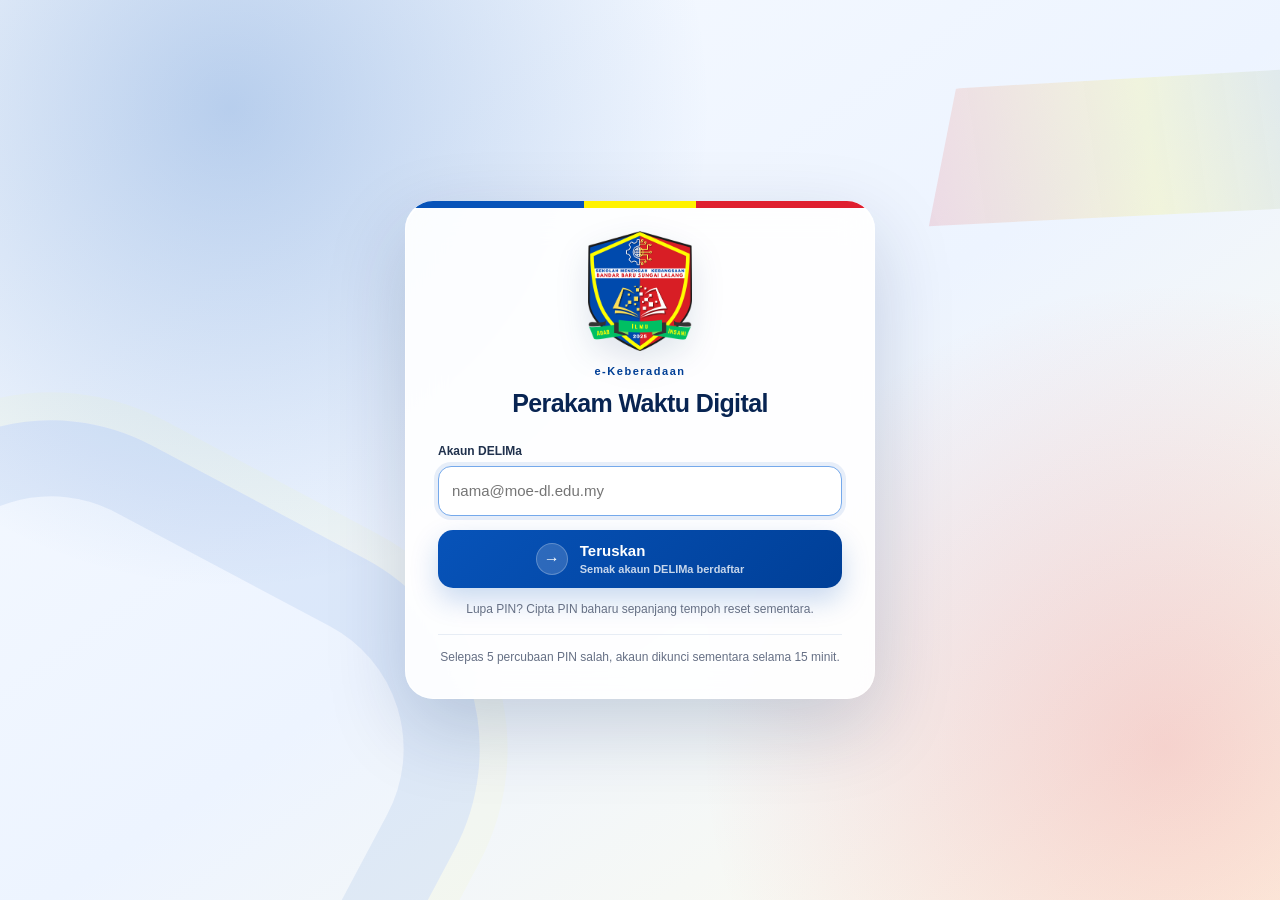
<file: index.html>
<!doctype html>
<html lang="ms">
<head>
  <meta charset="utf-8">
  <meta name="viewport" content="width=device-width, initial-scale=1, viewport-fit=cover">
  <meta name="theme-color" content="#0753b9">
  <meta name="apple-mobile-web-app-capable" content="yes">
  <meta name="apple-mobile-web-app-status-bar-style" content="default">
  <meta name="apple-mobile-web-app-title" content="eKeberadaan">
  <meta name="application-name" content="eKeberadaan">
  <meta name="mobile-web-app-capable" content="yes">
  <title>eKeberadaan — Perakam Waktu Digital</title>
  <link rel="manifest" href="./manifest.webmanifest">
  <link rel="apple-touch-icon" href="./apple-touch-icon.png">
  <link rel="icon" type="image/png" sizes="192x192" href="./icon-192.png">
  <base target="_top">
  <link rel="stylesheet" href="./assets/app.sidebar-scroll-20261101.css?v=tt-ketua-jawatan-20261116">

<meta name="robots" content="noindex,nofollow"></head>
<body>
  <!-- LOGIN PAGE -->
  <section id="loginPage" class="login-page">
    <div class="login-card v8-login-card pin-login-card">
      <div class="login-logo"><img class="school-logo" alt="Logo sekolah" src="./assets/logo.8a416c3282a0.png">
</div>
      <div class="eyebrow">e-Keberadaan</div>
      <h1 id="loginSchoolName">Perakam Waktu Digital</h1>
      <p class="login-copy"></p>

      <div id="loginStepReturn" class="login-step hidden">
        <div class="returning-title">Selamat kembali</div>
        <div id="returnAccountCard" class="account-box allowed delima-account-card returning-account-card"></div>
        <button id="continueLastAccountBtn" class="btn primary btn-login-full" type="button" onclick="continueLastAccount()">Teruskan sebagai pengguna ini</button>
        <button class="change-account-link" type="button" onclick="useDifferentAccount()">Bukan anda? Gunakan akaun DELIMa lain</button>
        <p class="trusted-device-note">Peranti ini boleh kekal log masuk sehingga 30 hari. Jika sesi tamat, anda boleh log masuk semula.</p>
        <button id="forgotPinReturnBtn" class="change-account-link hidden" type="button" onclick="openPinRecovery()">Lupa PIN? Cipta PIN baharu</button>
      </div>

      <div id="loginStepEmail" class="login-step">
        <label class="login-field">
          <span>Akaun DELIMa</span>
          <input id="delimaEmail" type="email" autocomplete="username" inputmode="email" placeholder="nama@moe-dl.edu.my" onkeydown="if(event.key==='Enter'){event.preventDefault();checkDelimaAccount();}">
        </label>
        <button id="checkDelimaBtn" class="delima-check-btn" type="button" onclick="checkDelimaAccount()">
          <span class="delima-icon" aria-hidden="true">→</span>
          <span><b>Teruskan</b><small>Semak akaun DELIMa berdaftar</small></span>
        </button>
        <p class="tiny center">Lupa PIN? Cipta PIN baharu sepanjang tempoh reset sementara.</p>
        <button id="forgotPinEmailBtn" class="change-account-link hidden" type="button" onclick="openPinRecovery()">Lupa PIN? Cipta PIN baharu</button>
      </div>

      <div id="loginStepPin" class="login-step hidden">
        <div id="delimaAccountCard" class="account-box allowed delima-account-card"></div>
        <button class="change-account-link" type="button" onclick="useDifferentAccount()">← Gunakan akaun DELIMa lain</button>
        <label class="login-field password-field pin-field">
          <span>PIN e-Keberadaan</span>
          <div class="password-wrap pin-wrap">
            <input id="loginPin" type="password" autocomplete="current-password" inputmode="numeric" pattern="[0-9]*" maxlength="6" placeholder="••••••" oninput="sanitizePinInput(this)" onkeydown="if(event.key==='Enter'){event.preventDefault();submitPinLogin();}">
            <button type="button" class="password-toggle" onclick="togglePassword('loginPin',this)" aria-label="Tunjukkan PIN">👁</button>
          </div>
        </label>
        <div class="pin-helper">Masukkan PIN 6 digit anda.</div>
        <button id="forgotPinPinBtn" class="change-account-link hidden" type="button" onclick="openPinRecovery()">Lupa PIN? Cipta PIN baharu</button>
        <button id="pinLoginBtn" class="btn primary btn-login-full" type="button" onclick="submitPinLogin()">Masuk</button>
        <p class="trusted-device-note">Selepas berjaya, peranti ini boleh diingati sehingga 30 hari.</p>
      </div>

      <div id="loginStepSetPin" class="login-step hidden">
        <div id="pinSetupBadge" class="first-login-badge">KALI PERTAMA</div>
        <h2 id="pinSetupTitle">Cipta PIN anda</h2>
        <p id="pinSetupCopy" class="login-copy">Gunakan 6 digit nombor yang mudah anda ingat tetapi sukar diteka orang lain.</p>
        <div id="setupAccountSummary" class="account-box allowed delima-account-card"></div>
        <button class="change-account-link" type="button" onclick="useDifferentAccount()">← Gunakan akaun DELIMa lain</button>
        <label class="login-field password-field pin-field">
          <span>PIN baharu</span>
          <div class="password-wrap pin-wrap">
            <input id="newPin" type="password" autocomplete="new-password" inputmode="numeric" pattern="[0-9]*" maxlength="6" placeholder="••••••" oninput="sanitizePinInput(this)">
            <button type="button" class="password-toggle" onclick="togglePassword('newPin',this)" aria-label="Tunjukkan PIN">👁</button>
          </div>
        </label>
        <label class="login-field password-field pin-field">
          <span>Sahkan PIN</span>
          <div class="password-wrap pin-wrap">
            <input id="confirmPin" type="password" autocomplete="new-password" inputmode="numeric" pattern="[0-9]*" maxlength="6" placeholder="••••••" oninput="sanitizePinInput(this)" onkeydown="if(event.key==='Enter'){event.preventDefault();submitFirstPin();}">
            <button type="button" class="password-toggle" onclick="togglePassword('confirmPin',this)" aria-label="Tunjukkan PIN">👁</button>
          </div>
        </label>
        <div class="password-rules pin-rules">Tepat 6 digit nombor · sesi peranti aktif sehingga 30 hari</div>
        <button id="setPinBtn" class="btn primary btn-login-full" type="button" onclick="submitFirstPin()">Simpan PIN & Teruskan</button>
      </div>

      <div id="loginStepRecovery" class="login-step hidden">
        <div class="first-login-badge">RESET PIN SEMENTARA</div>
        <h2>Cipta PIN baharu</h2>
        <p class="login-copy">Tetapkan PIN baharu 6 digit. Fungsi reset sementara ini tamat pada 7 November 2026.</p>
        <p id="recoveryEmailLabel" class="tiny center"></p>
        <label class="login-field password-field pin-field"><span>PIN baharu</span>
          <input id="recoveryPin" type="password" autocomplete="new-password" inputmode="numeric" maxlength="6" placeholder="6 digit" oninput="sanitizePinInput(this)">
        </label>
        <label class="login-field password-field pin-field"><span>Sahkan PIN baharu</span>
          <input id="recoveryPinConfirm" type="password" autocomplete="new-password" inputmode="numeric" maxlength="6" placeholder="Ulang PIN" oninput="sanitizePinInput(this)">
        </label>
        <button id="recoveryConfirmBtn" class="btn primary btn-login-full" type="button" onclick="submitPinRecovery()">Simpan PIN baharu & Teruskan</button>
        
        <button class="change-account-link" type="button" onclick="useDifferentAccount()">← Kembali ke login</button>
      </div>

      <div id="loginError" class="inline-error hidden"></div>
      <p class="tiny center login-security-note">Selepas 5 percubaan PIN salah, akaun dikunci sementara selama 15 minit.</p>
    </div>
  </section>

  <!-- APP SHELL -->
  <div id="appShell" class="shell hidden">
    <aside id="sidebar" class="sidebar">
      <div class="brand">
        <div class="brand-logo"><img class="school-logo" alt="Logo sekolah" src="./assets/logo.8a416c3282a0.png">
</div>
        <div><div class="eyebrow">e-Keberadaan</div><b id="sideSchoolName">Kad Perakam Waktu</b></div>
      </div>

      <nav class="menu">
        <button class="menu-item active" data-screen="home" onclick="navigate('home',this)"><span>⌂</span> Utama</button>
        <button class="menu-item" data-screen="mycard" onclick="navigate('mycard',this)"><span>▤</span> Kad Perakam Waktu Saya</button>
        <button class="menu-item" data-screen="absence" onclick="navigate('absence',this)"><span>◷</span> Tidak Hadir / Keberadaan</button>
        <button class="menu-item" data-screen="absencepublic" onclick="navigate('absencepublic',this)"><span>☷</span> Senarai Tidak Hadir / Keberadaan</button>
        <button id="absenceManageMenu" class="menu-item hidden" data-screen="absencemanage" onclick="navigate('absencemanage',this)"><span>✓</span> Semakan Tidak Hadir / Keberadaan</button>
        <button id="timeReviewMenu" class="menu-item hidden" data-screen="timereview" onclick="navigate('timereview',this)"><span>!</span> Semakan Lewat / Balik Awal</button>
        <button id="adminMenu" class="menu-item hidden" data-screen="admin" onclick="navigate('admin',this)"><span>⚙</span> Pentadbir Sistem</button>
      </nav>

      <div class="sidebar-user">
        <div class="avatar profile-avatar" id="sideAvatar"><span id="userInitial">U</span><img id="sideProfilePhoto" class="profile-img hidden" alt="Gambar profil"></div>
        <div class="user-meta"><b id="sideUserName">—</b><small id="sideUserRole">—</small></div>
        <button class="icon-btn" type="button" title="Keluar" aria-label="Keluar" onclick="logout()">↪</button>
      </div>
    </aside>

    <div id="sidebarBackdrop" class="sidebar-backdrop hidden" onclick="closeMobileMenu()"></div>

    <div class="main-area">
      <header class="topbar">
        <button class="hamburger" onclick="toggleMobileMenu()">☰</button>
        <div><b id="pageTitle">Utama</b><small id="topDate">—</small></div>
        <div class="top-actions"><span id="topRole" class="role-chip">—</span><button class="btn ghost small" type="button" onclick="openChangePin()">Tukar PIN</button><button class="btn ghost small" onclick="logout()">Keluar</button></div>
      </header>

      <main class="content">
        <section id="errorPanel" class="panel error-panel hidden"></section>

        <!-- HOME SCREEN: main punch screen -->
        <section id="screen-home" class="screen">
          <div class="welcome-card welcome-with-profile">
            <div>
              <div class="eyebrow">Selamat datang</div>
              <h2 id="welcomeName">—</h2>
              <p id="welcomeSub" class="muted">—</p>
            </div>
            <div class="welcome-right">
              <div class="welcome-profile profile-avatar large"><span id="welcomeInitial">U</span><img id="welcomeProfilePhoto" class="profile-img hidden" alt="Gambar profil"></div>
              <span id="homeStatusBadge" class="badge neutral">BELUM REKOD KEHADIRAN</span>
            </div>
          </div>

          <div id="testModeBanner" class="mode-banner test hidden"><b>MOD UJIAN</b><span>Semakan lokasi dan status waktu tidak digunakan. Rekod waktu ditanda sebagai TEST.</span></div>

          <section id="homeAdminPendingNotice" class="panel hidden" role="status" aria-live="polite"
            style="background:linear-gradient(135deg,#eff6ff 0%,#e0edff 100%);border:1px solid #93c5fd;border-left:5px solid #2563eb;color:#1e3a8a;padding:14px 18px;margin:14px 0;">
            <div style="display:flex;align-items:center;justify-content:space-between;gap:12px;flex-wrap:wrap;">
              <div>
                <b>Tindakan Tertunggak Pentadbir Sistem</b>
                <p id="homeAdminPendingText" style="margin:6px 0 0;">Permohonan atau rekod waktu memerlukan semakan pentadbir.</p>
              </div>
              <button type="button" class="btn primary small" onclick="openAdminPendingActions()"
                style="background:#1d4ed8;border-color:#1d4ed8;color:#fff;">Lihat Tindakan</button>
            </div>
          </section>

          <section id="homeTimeReasonNotice" class="panel hidden" role="status" aria-live="polite"
            style="background:linear-gradient(135deg,#fff1f2 0%,#ffe4e6 100%);border:1px solid #fda4af;border-left:5px solid #dc2626;color:#881337;padding:14px 18px;margin:14px 0;">
            <div style="display:flex;align-items:center;justify-content:space-between;gap:12px;flex-wrap:wrap;">
              <div>
                <b id="homeTimeReasonHeading">Peringatan Lewat / Balik Awal</b>
                <p id="homeTimeReasonText" style="margin:6px 0 0;">Anda mempunyai rekod yang memerlukan sebab.</p>
              </div>
              <button type="button" class="btn primary small" onclick="openMyTimeReasonTable()" style="background:#b91c1c;border-color:#b91c1c;color:#fff;">
                Lihat &amp; Isi Sebab
              </button>
            </div>
          </section>

          <section class="panel home-punch-panel">
            <div class="page-heading compact home-punch-heading">
              <div><div class="eyebrow">Menu utama</div><h1>Perakam Waktu Digital</h1><p id="punchInstruction"></p></div>
              <span id="statusBadge" class="badge neutral">BELUM REKOD KEHADIRAN</span>
            </div>
            <div id="homeScheduleGrid" class="schedule-grid home-schedule-grid single-session">
              <div class="home-session-summary">
                <span class="home-session-title">Sesi 1 <span id="homeWbfTag" class="badge neutral hidden">WBF KHAMIS</span></span>
                <div class="home-session-values">
                  <div><span>Waktu Masuk</span><b id="s1InRef">—</b></div>
                  <div><span>Waktu Balik</span><b id="s1OutRef">—</b></div>
                </div>
                <div id="homeWbfDetail" class="muted hidden" style="font-size:12px;margin-top:10px;"></div>
              </div>
              <div id="homeSession2Schedule" class="home-session-summary hidden">
                <span class="home-session-title">Sesi 2</span>
                <div class="home-session-values">
                  <div><span>Waktu Masuk</span><b id="s2InRef">—</b></div>
                  <div><span>Waktu Balik</span><b id="s2OutRef">—</b></div>
                </div>
              </div>
              <div class="home-radius-card"><span>Radius</span><b id="radiusM">—</b></div>
            </div>
            <div class="location-box">
              <div class="location-status-copy"><b id="locationTitle">Lokasi semasa</b><div id="locationText" class="muted">Mengesan lokasi secara langsung…</div></div>
              <div class="location-actions">
                <span id="gpsDot" class="gps-dot"></span>
                <button id="enableLocationBtn" class="btn primary small hidden" type="button" onclick="requestLocationPermission()">Benarkan lokasi</button>
                <button id="refreshLocationBtn" class="btn ghost small" type="button" onclick="refreshLiveLocation().catch(()=>{})">↻ Segar semula</button>
              </div>
            </div>
            <div id="locationPermissionHelp" class="location-permission-help hidden" role="status" aria-live="polite">
              <b id="locationPermissionHelpTitle">Lokasi belum dibenarkan</b>
              <p id="locationPermissionHelpText">Benarkan lokasi pada peranti untuk menggunakan Rekod Waktu.</p>
              <div id="locationPermissionIphone" class="hidden"><b>iPhone / iPad:</b> Settings → Privacy &amp; Security → Location Services → hidupkan Location Services. Pilih <b>eKeberadaan</b> (jika ada) atau <b>Safari Websites</b>, gunakan <b>While Using the App</b> dan <b>Precise Location</b>. Jika menggunakan Safari, semak juga Settings → Apps → Safari → Location → <b>Allow</b>. Kembali ke aplikasi dan tekan Cuba semula.</div>
              <div id="locationPermissionAndroid" class="hidden"><b>Android:</b> Hidupkan <b>Location</b> dalam Quick Settings. Pergi ke Settings → Apps → <b>eKeberadaan</b> (jika tersenarai) atau <b>Chrome</b> → Permissions → Location → <b>Allow only while using the app</b> serta <b>Use precise location</b> (jika tersedia). Dalam Chrome, buka ⋮ → Settings → Site settings → Location; pastikan eKeberadaan tidak disekat. Pilih <b>Allow while visiting the site</b> apabila diprompt, bukan Allow this time.</div>
              <div id="locationPermissionOther" class="hidden">Aktifkan Location/GPS dalam tetapan peranti. Kemudian benarkan akses lokasi untuk laman eKeberadaan dalam tetapan pelayar dan tekan Cuba semula.</div>
              <button class="btn ghost small" type="button" onclick="requestLocationPermission()">Cuba semula selepas benarkan</button>
            </div>
            <div id="homeLocationMap" class="home-location-map" aria-label="Peta lokasi semasa dan radius sekolah"></div>
            <div id="homePunchTimes" class="punch-times home-punch-times single-session">
              <div class="time-card home-session-time-card">
                <span class="home-session-title">Sesi 1 · Rekod</span>
                <div class="home-record-values">
                  <div><span>Masuk</span><strong id="s1InTime">—</strong></div>
                  <div><span>Balik</span><strong id="s1OutTime">—</strong></div>
                </div>
              </div>
              <div id="homeSession2Times" class="time-card home-session-time-card hidden">
                <span class="home-session-title">Sesi 2 · Rekod</span>
                <div class="home-record-values">
                  <div><span>Masuk</span><strong id="s2InTime">—</strong></div>
                  <div><span>Balik</span><strong id="s2OutTime">—</strong></div>
                </div>
              </div>
            </div>
            <div class="button-row">
              <button id="btnIn" class="btn primary btn-large" onclick="startPunch('IN')">Rakam Waktu Masuk</button>
              <button id="btnOut" class="btn dark btn-large" onclick="startPunch('OUT')">Rakam Waktu Balik</button>
            </div>
            <p id="punchRuleNote" class="tiny">Server akan mengira jarak GPS. Waktu lewat atau balik awal tetap diterima dan ditanda untuk semakan.</p>
          </section>

          <div class="quick-grid home-links">
            <button class="quick-card" onclick="navigate('mycard')"><span class="quick-icon">▤</span><b>Kad Perakam Waktu Saya</b><small>Lihat rekod kehadiran sendiri</small></button>
            <button class="quick-card" onclick="navigate('absence')"><span class="quick-icon">◷</span><b>Tidak Hadir / Keberadaan</b><small>Hantar dan semak permohonan sendiri</small></button>
            <button class="quick-card" onclick="navigate('absencepublic')"><span class="quick-icon">☷</span><b>Senarai Tidak Hadir / Keberadaan</b><small>Semak mengikut tarikh, cari pegawai & jana PDF</small></button>
            <button id="adminQuick" class="quick-card hidden" onclick="navigate('admin')"><span class="quick-icon">⚙</span><b>Pentadbir Sistem</b><small>Laporan, pengguna & tetapan</small></button>
          </div>
        </section>

        <!-- MY CARD SCREEN -->
        <section id="screen-mycard" class="screen hidden">
          <div class="page-heading punchcard-page-heading">
            <div><div class="eyebrow">Rekod peribadi</div><h1>Kad Perakam Waktu Saya</h1><p>Paparan digital mengikut format kad mencatit waktu kerajaan.</p></div>
            <div class="punchcard-actions"><label class="month-picker">Bulan <input id="myCardMonth" type="month" onchange="loadMyCard(true)"></label><button class="btn ghost" onclick="loadMyCard(true)">Segar semula</button><button class="btn dark" onclick="printMyPunchCard()">Cetak</button></div>
          </div>
          <div class="card-side-switch" role="group"><button id="cardHalf1Btn" class="card-side-btn active" onclick="setMyCardHalf(1)">1 – 15</button><button id="cardHalf2Btn" class="card-side-btn" onclick="setMyCardHalf(2)">16 – 31</button></div>
          <section id="physicalPunchCard" class="physical-card" aria-label="Kad mencatit waktu digital">
            <div class="pc-topline"><div class="pc-government">KERAJAAN MALAYSIA</div><div class="pc-number"><strong id="pcCardNumber">1</strong><span>NOMBOR:</span></div></div>
            <div class="pc-emblem-wrap"><div class="pc-emblem"><img class="school-logo" alt="Logo sekolah" src="./assets/logo.8a416c3282a0.png">
</div></div>
            <div class="pc-info-row"><span>NAMA :</span><strong id="pcName">—</strong></div>
            <div class="pc-info-row"><span>KEM / JAB:</span><strong id="pcDepartment">—</strong></div>
            <div class="pc-title-row"><div><strong>KAD MENCATIT WAKTU</strong><span>BULAN</span></div><b id="pcMonthLabel">—</b></div>
            <div id="pcLoading" class="pc-loading hidden">Memuatkan Kad Perakam Waktu…</div>
            <div class="pc-table-wrap"><table class="pc-table"><thead><tr><th rowspan="2" class="pc-date-col">TAR.</th><th colspan="2">SESI 1</th><th colspan="2">SESI 2</th><th rowspan="2" class="pc-note-col">KENYATAAN</th><th rowspan="2" class="pc-sign-col">TT<br>KETUA</th></tr><tr><th>MASUK</th><th>KELUAR</th><th>MASUK</th><th>KELUAR</th></tr></thead><tbody id="myCardRows"></tbody></table></div>
            <div class="pc-warning"><strong>AMARAN</strong><p>Pegawai / Kakitangan yang menolong mencatitkan waktu kad seseorang Pegawai / Kakitangan lain adalah tidak dibenarkan.</p></div>
          </section>
          <div class="pc-legend"><span><i class="legend-dot hadir"></i> Hadir</span><span><i class="legend-dot lewat"></i> Lewat / Balik Awal — waktu berkenaan merah</span><span><i class="legend-dot absent"></i> Tidak hadir</span></div>
        </section>

        <!-- TIDAK HADIR / KEBERADAAN REQUEST -->
        <section id="screen-absence" class="screen hidden">
          <div class="page-heading">
            <div><div class="eyebrow">Permohonan kepada Pengetua</div><h1>Tidak Hadir / Keberadaan</h1><p>Maklumkan ketidakhadiran atau tempoh keberadaan rasmi di sekolah.</p></div>
            <div class="toolbar-actions"><button class="btn ghost" onclick="loadAbsenceData(true)">Segar semula</button><button class="btn dark" onclick="navigate('absencepublic')">Lihat Senarai</button></div>
          </div>
          <section class="panel absence-form-panel absence-form-full">
            <div class="panel-head compact"><div><div class="eyebrow">Permohonan baharu</div><h2>Maklum Tidak Hadir / Keberadaan</h2></div></div>
            <form id="absenceForm" class="form-grid" onsubmit="submitAbsence(event)">
              <label>Tidak Hadir/Keberadaan<select id="absenceMode" name="mode" required onchange="updateAbsenceModeUi()"><option disabled>Sila pilih Tidak Hadir/Keberadaan</option><option value="TIDAK_HADIR">Tidak Hadir</option><option value="KEBERADAAN">Keberadaan</option></select></label>
              <label>Jenis<select id="absenceType" name="type" required onchange="updateAbsenceDateLimit()"></select></label>
              <div class="span-2 absence-date-shortcuts" aria-label="Pilihan tarikh cepat">
                <button type="button" class="btn ghost small absence-date-shortcut" onclick="setAbsenceQuickDate('today')">Hari Ini <span id="absenceTodayShortcutDate">—</span></button>
                <button type="button" class="btn ghost small absence-date-shortcut" onclick="setAbsenceQuickDate('tomorrow')">Esok <span id="absenceTomorrowShortcutDate">—</span></button>
              </div>
              <label>Tarikh mula<input id="absenceStartDate" name="startDate" type="date" required onchange="syncAbsenceDatesFromStart()"></label>
              <label>Tarikh akhir<input id="absenceEndDate" name="endDate" type="date" required><small id="absenceDurationHint" aria-live="polite"></small></label>
              <label id="absenceStartTimeWrap" class="hidden">Masa mula<input id="absenceStartTime" name="startTime" type="text" inputmode="numeric" autocomplete="off" maxlength="5" placeholder="08:30" pattern="(?:[01][0-9]|2[0-3]):[0-5][0-9]" title="Taip 4 digit masa, contoh 0830" oninput="formatClockInput(this)" onblur="normalizeClockInput(this)"></label>
              <label id="absenceEndTimeWrap" class="hidden">Masa akhir<input id="absenceEndTime" name="endTime" type="text" inputmode="numeric" autocomplete="off" maxlength="5" placeholder="16:30" pattern="(?:[01][0-9]|2[0-3]):[0-5][0-9]" title="Taip 4 digit masa, contoh 1630" oninput="formatClockInput(this)" onblur="normalizeClockInput(this)"></label>
              <label class="span-2 absence-note-field">Catatan / tujuan <small>(Sila isi tajuk aktiviti yang terlibat)</small><textarea id="absenceNote" name="note" rows="6" placeholder="Contoh: Kejohanan Merentas Desa Daerah / Bengkel PPD"></textarea></label>
              <div class="span-2"><button class="btn primary" type="submit">Hantar Permohonan</button></div>
            </form>
            <p class="tiny">Keberadaan bermaksud hadir di sekolah tetapi tidak tersedia untuk kelas/ganti dalam tempoh masa yang dipilih.</p>
          </section>
          <section class="panel">
            <div class="panel-head compact"><div><div class="eyebrow">Rekod saya</div><h2>Permohonan Saya</h2></div></div>
            <div class="table-wrap"><table><thead><tr><th>Tarikh Hantar</th><th>Mod</th><th>Jenis</th><th>Tempoh</th><th>Masa</th><th>Status</th><th>Ulasan</th><th>Tindakan</th></tr></thead><tbody id="absenceOwnRows"></tbody></table></div>
          </section>
        </section>

        <!-- PUBLIC ABSENCE / PRESENCE LIST — ACCESSIBLE TO ALL LOGGED-IN USERS -->
        <section id="screen-absencepublic" class="screen hidden">
          <div class="page-heading">
            <div><div class="eyebrow">Makluman semua pegawai</div><h1>Senarai Tidak Hadir / Keberadaan</h1><p>Semak permohonan aktif, keberadaan dan ketidakhadiran tanpa penjelasan mengikut tarikh atau tempoh.</p></div>
            <div class="toolbar-actions"><button class="btn ghost" onclick="loadAbsencePublic(true)">Segar semula</button><button class="btn dark" onclick="generatePublicAbsencePresencePdfClient()">Jana Laporan PDF</button></div>
          </div>
          <section class="panel">
            <div class="preset-row"><button class="btn ghost small" onclick="setAbsencePublicPreset('yesterday')">Semalam</button><button class="btn ghost small" onclick="setAbsencePublicPreset('today')">Hari ini</button><button class="btn ghost small" onclick="setAbsencePublicPreset('tomorrow')">Esok</button><button class="btn ghost small" onclick="setAbsencePublicPreset('week')">Minggu ini</button><button class="btn ghost small" onclick="setAbsencePublicPreset('month')">Bulan ini</button></div>
            <div class="filter-bar absence-public-filter">
              <label>Tarikh mula<input id="absencePublicFrom" type="date" onchange="loadAbsencePublic(true)"></label>
              <label>Tarikh akhir<input id="absencePublicTo" type="date" onchange="loadAbsencePublic(true)"></label>
              <label class="search-box span-search">Cari<input id="absencePublicSearch" type="search" placeholder="Nama, jawatan, kategori, jenis..." oninput="applyAbsencePublicFilters()"></label>
              <label>Mod<select id="absencePublicMode" onchange="applyAbsencePublicFilters()"><option value="">Semua</option><option value="TIDAK_HADIR">Tidak Hadir</option><option value="KEBERADAAN">Keberadaan</option></select></label>
              <label>Status<select id="absencePublicStatus" onchange="applyAbsencePublicFilters()"><option value="">Semua</option><option>MENUNGGU</option><option>DILULUSKAN</option><option>TIDAK MOHON</option></select></label>
              <label>Kategori<select id="absencePublicCategory" onchange="applyAbsencePublicFilters()"><option value="">Semua</option><option>Pengurusan</option><option>PPP</option><option>AKP</option><option>Praktikum</option><option>MySTEP</option></select></label>
              <div class="filter-count" id="absencePublicCount">0 rekod</div>
            </div>
            <div id="absencePublicSummary" class="summary-grid absence-public-summary"></div>
            <div class="table-wrap"><table><thead><tr><th class="sortable-th absence-public-number-col"><button type="button" class="table-sort-btn" onclick="toggleTableSort('absencePublic','order')">Bil. <span id="sort-absencePublic-order" class="sort-indicator">↕</span></button></th><th class="sortable-th"><button type="button" class="table-sort-btn" onclick="toggleTableSort('absencePublic','name')">Pegawai <span id="sort-absencePublic-name" class="sort-indicator">↕</span></button></th><th>Mod</th><th>Jenis</th><th class="sortable-th"><button type="button" class="table-sort-btn" onclick="toggleTableSort('absencePublic','date')">Tempoh / Masa <span id="sort-absencePublic-date" class="sort-indicator">↕</span></button></th><th class="sortable-th"><button type="button" class="table-sort-btn" onclick="toggleTableSort('absencePublic','status')">Status <span id="sort-absencePublic-status" class="sort-indicator">↕</span></button></th></tr></thead><tbody id="absencePublicRows"></tbody></table></div>
            <p class="tiny public-list-note">Paparan umum tidak memaparkan emel, ulasan semakan atau identiti penyemak.</p>
          </section>
        </section>

        <!-- ABSENCE / PRESENCE MANAGEMENT -->
        <section id="screen-absencemanage" class="screen hidden">
          <div class="page-heading"><div><div class="eyebrow">Khas Pentadbir Sistem</div><h1>Semakan Tidak Hadir / Keberadaan</h1><p>Semak permohonan dan tempoh pegawai yang tidak tersedia untuk kelas/ganti.</p></div><div class="toolbar-actions"><button class="btn ghost" onclick="loadAbsenceManagement(true)">Segar semula</button><button class="btn dark" onclick="generateAbsencePresencePdfClient()">Jana Laporan PDF</button></div></div>
          <section class="panel">
            <div class="preset-row"><button class="btn ghost small" onclick="setAbsenceManagePreset('yesterday')">Semalam</button><button class="btn ghost small" onclick="setAbsenceManagePreset('today')">Hari ini</button><button class="btn ghost small" onclick="setAbsenceManagePreset('tomorrow')">Esok</button><button class="btn ghost small" onclick="setAbsenceManagePreset('week')">Minggu ini</button><button class="btn ghost small" onclick="setAbsenceManagePreset('month')">Bulan ini</button></div>
            <div class="filter-bar absence-manage-filter">
              <label>Tarikh mula<input id="absenceManageFrom" type="date" onchange="loadAbsenceManagement(true)"></label>
              <label>Tarikh akhir<input id="absenceManageTo" type="date" onchange="loadAbsenceManagement(true)"></label>
              <label class="search-box span-search">Cari<input id="absenceManageSearch" type="search" placeholder="Nama, jawatan, emel, jenis..." oninput="applyAbsenceManageFilters()"></label>
              <label>Mod<select id="absenceManageMode" onchange="applyAbsenceManageFilters()"><option value="">Semua</option><option value="TIDAK_HADIR">Tidak Hadir</option><option value="KEBERADAAN">Keberadaan</option></select></label>
              <label>Status<select id="absenceManageStatus" onchange="applyAbsenceManageFilters()"><option value="">Semua</option><option>MENUNGGU</option><option>DILULUSKAN</option><option>DITOLAK</option><option>DIBATALKAN</option><option>TIDAK MOHON</option></select></label>
              <label>Kategori<select id="absenceManageCategory" onchange="applyAbsenceManageFilters()"><option value="">Semua</option><option>Pengurusan</option><option>PPP</option><option>AKP</option><option>Praktikum</option><option>MySTEP</option></select></label>
              <div class="filter-count" id="absenceManageCount">0 rekod</div>
            </div>
            <div id="absenceManageSummary" class="summary-grid absence-public-summary" aria-label="Ringkasan Semakan Tidak Hadir / Keberadaan"></div>
            <div class="table-wrap absence-manage-table"><table>
              <thead id="absenceManageHead"><tr>
                <th class="sortable-th absence-public-number-col"><button type="button" class="table-sort-btn" onclick="toggleTableSort('absenceManage','order')" title="Susun ikut masa permohonan">Bil. <span id="sort-absenceManage-order" class="sort-indicator">↕</span></button></th>
                <th class="sortable-th"><button type="button" class="table-sort-btn" onclick="toggleTableSort('absenceManage','name')">Pegawai <span id="sort-absenceManage-name" class="sort-indicator">↕</span></button></th>
                <th>Mod</th>
                <th>Jenis</th>
                <th class="sortable-th"><button type="button" class="table-sort-btn" onclick="toggleTableSort('absenceManage','date')">Tempoh / Masa <span id="sort-absenceManage-date" class="sort-indicator">↕</span></button></th>
                <th class="sortable-th"><button type="button" class="table-sort-btn" onclick="toggleTableSort('absenceManage','status')">Status <span id="sort-absenceManage-status" class="sort-indicator">↕</span></button></th>
                <th>Tindakan / Pelulus</th>
              </tr></thead>
              <tbody id="absenceManageRows"></tbody>
            </table></div>
          </section>
        </section>

        <!-- TIME EXCEPTION REVIEW -->
        <section id="screen-timereview" class="screen hidden">
          <div class="page-heading"><div><div class="eyebrow">Pentadbir Sistem sahaja</div><h1>Semakan Lewat / Balik Awal</h1><p>Semak rekod waktu yang melepasi waktu rujukan. Semua waktu menggunakan Malaysia Time (MYT), GMT+8 — Asia/Kuala_Lumpur.</p></div><div class="toolbar-actions"><button class="btn ghost" onclick="loadTimeReview(true)">Segar semula</button><button class="btn dark" onclick="generateTimeReviewPdfClient()">Jana Laporan PDF</button></div></div>
          <section class="panel">
            <div class="preset-row"><button class="btn ghost small" onclick="setTimeReviewPreset('yesterday')">Semalam</button><button class="btn ghost small" onclick="setTimeReviewPreset('today')">Hari ini</button><button class="btn ghost small" onclick="setTimeReviewPreset('tomorrow')">Esok</button><button class="btn ghost small" onclick="setTimeReviewPreset('week')">Minggu ini</button><button class="btn ghost small" onclick="setTimeReviewPreset('month')">Bulan ini</button></div>
            <div class="filter-bar time-review-filter">
              <label>Tarikh mula<input id="timeReviewFrom" type="date" onchange="loadTimeReview(true)"></label>
              <label>Tarikh akhir<input id="timeReviewTo" type="date" onchange="loadTimeReview(true)"></label>
              <label class="search-box span-search">Cari<input id="timeReviewSearch" type="search" placeholder="Nama, jawatan, emel..." oninput="applyTimeReviewFilters()"></label>
              <label>Jenis<select id="timeReviewType" onchange="applyTimeReviewFilters()"><option value="">Semua</option><option>LEWAT</option><option>BALIK AWAL</option></select></label>
              <label>Status<select id="timeReviewStatus" onchange="applyTimeReviewFilters()"><option value="">Semua</option><option>BELUM DIAMBIL MAKLUM</option><option>DIAMBIL MAKLUM</option><option>DITOLAK</option></select></label>
              <div class="filter-count" id="timeReviewCount">0 rekod</div>
            </div>
            <div class="table-wrap"><table><thead><tr><th class="sortable-th"><button type="button" class="table-sort-btn" onclick="toggleTableSort('timeReview','name')">Pegawai <span id="sort-timeReview-name" class="sort-indicator">↕</span></button></th><th class="sortable-th"><button type="button" class="table-sort-btn" onclick="toggleTableSort('timeReview','date')">Tarikh <span id="sort-timeReview-date" class="sort-indicator">↕</span></button></th><th>Jenis</th><th>Sesi</th><th>Waktu</th><th>Rujukan</th><th class="sortable-th"><button type="button" class="table-sort-btn" onclick="toggleTableSort('timeReview','status')">Status <span id="sort-timeReview-status" class="sort-indicator">↕</span></button></th><th>Sebab pengguna</th><th>Tindakan / Pelulus</th></tr></thead><tbody id="timeReviewRows"></tbody></table></div>
          </section>
        </section>

        <!-- ADMIN SCREEN -->
        <section id="screen-admin" class="screen hidden">
          <div class="page-heading"><div><div class="eyebrow">Akses Pentadbir Sistem</div><h1>Panel Pentadbir</h1><p>Laporan, pengurusan pengguna, PIN dan tetapan sistem.</p></div><button class="btn ghost" onclick="refreshAdmin()">Segar semula</button></div>
          <section id="adminPanel" class="panel">
            <div class="tabs"><button class="tab active" data-tab="report-builder" onclick="switchTab('report-builder', this)">Jana Laporan</button><button class="tab" data-tab="report" onclick="switchTab('report', this)">Paparan Harian</button><button class="tab" data-tab="users" onclick="switchTab('users', this)">Pengguna</button><button class="tab" data-tab="settings" onclick="switchTab('settings', this)">Tetapan</button></div>

            <div id="tab-report-builder" class="tab-body">
              <section class="report-builder">
                <div class="report-builder-head">
                  <div><div class="eyebrow">Jana laporan</div><h3>Laporan Kehadiran Bulanan</h3><p>Pilih bulan untuk menjana laporan. Menggunakan format Ringkasan, Lewat/Balik Awal, Laporan Perakam Waktu dan Laporan Individu. Data Tidak Hadir dan Keberadaan digabungkan secara automatik.</p></div>
                  <div class="report-builder-actions"><button id="monthlyPrintReportButton" class="btn primary" type="button" onclick="generateAttendancePresenceReportPdfClient()">Jana Laporan PDF</button><button class="btn ghost" type="button" onclick="generateAttendancePresenceReportSheetClient()">Jana Template ke Sheet</button></div>
                </div>
                <div class="report-builder-grid report-builder-monthly">
                  <label>Bulan laporan<input id="attendanceReportMonth" type="month" onchange="updateAttendanceReportPeriod()" required></label>
                </div>
                <div class="report-period-readout"><span>Tempoh bulanan</span><b id="attendanceReportRangeText">—</b></div>
                <p class="tiny report-template-note">Output: <b>Ringkasan</b> · <b>Lewat/Balik Awal</b> · <b>Laporan Perakam Waktu</b> · <b>Laporan Individu</b>. PDF menggunakan paparan HTML berwarna terus daripada MySQL. Pilih Cetak / Simpan PDF dalam pratonton browser. Setiap laporan individu menggunakan satu halaman sendiri.</p>
              </section>
            </div>

            <div id="tab-report" class="tab-body hidden">
              <div class="report-section-label"><div><b>Paparan Harian</b><small>Semak dan ubah rekod bagi satu tarikh.</small></div></div>
              <div class="toolbar report-main-toolbar"><label>Tarikh <input id="reportDate" type="date" onchange="refreshAdmin()"></label><div class="toolbar-actions"><button class="btn ghost" onclick="repairDuplicateAttendance()">Baiki duplikat</button><button class="btn ghost" onclick="generateReportSheet()">Jana ke Sheet</button></div></div>
              <div id="summaryCards" class="summary-grid"></div>
              <div class="filter-bar report-filter-bar">
                <label class="search-box span-search">Carian dinamik<input id="reportSearch" type="search" placeholder="Nama, emel, kategori, status, sumber, sebab..." oninput="applyReportFilters()"></label>
                <label>Kategori<select id="reportCategoryFilter" onchange="applyReportFilters()"><option value="">Semua</option><option>Pengurusan</option><option>PPP</option><option>AKP</option><option>Praktikum</option><option>MySTEP</option></select></label>
                <label>Status<select id="reportStatusFilter" onchange="applyReportFilters()"><option value="">Semua</option><option>HADIR</option><option>LEWAT</option><option>BALIK AWAL</option><option>TIDAK HADIR</option><option>BELUM HADIR</option><option>CUTI UMUM</option></select></label>
                <label>Sumber<select id="reportSourceFilter" onchange="applyReportFilters()"><option value="">Semua</option><option>GPS</option><option>TEST</option><option>ADMIN</option><option>TIDAK_HADIR</option></select></label>
                <div class="filter-count" id="reportFilterCount">0 rekod</div>
              </div>
              <div class="table-wrap"><table><thead><tr><th class="sortable-th"><button type="button" class="table-sort-btn" onclick="toggleTableSort('report','name')">Nama <span id="sort-report-name" class="sort-indicator">↕</span></button></th><th>Jawatan / Kategori</th><th class="sortable-th"><button type="button" class="table-sort-btn" onclick="toggleTableSort('report','status')">Status <span id="sort-report-status" class="sort-indicator">↕</span></button></th><th class="sortable-th"><button type="button" class="table-sort-btn" onclick="toggleTableSort('report','in')">Masuk 1 <span id="sort-report-in" class="sort-indicator">↕</span></button></th><th>Keluar 1</th><th>Masuk 2</th><th>Keluar 2</th><th>Sumber / Sebab</th><th>Tindakan</th></tr></thead><tbody id="reportRows"></tbody></table></div>
            </div>

            <div id="tab-users" class="tab-body hidden">
              <div class="toolbar user-toolbar"><div class="toolbar-actions"><button class="btn primary" onclick="openUserModal()">+ Tambah pengguna</button><button class="btn ghost" onclick="bulkGeneratePasswords()">Reset PIN Dipilih</button><button class="btn ghost" onclick="syncProfilePhotos()">Sync Gambar Profil</button></div><span id="bulkSelectionCount" class="selection-count">0 dipilih</span></div>
              <div class="filter-bar user-filter-bar">
                <label class="search-box span-search">Carian dinamik<input id="userSearch" type="search" placeholder="Nama, emel, kategori, catatan, waktu, status PIN..." oninput="applyUserFilters()"></label>
                <label>Kategori<select id="userCategoryFilter" onchange="applyUserFilters()"><option value="">Semua</option><option>Pengurusan</option><option>PPP</option><option>AKP</option><option>Praktikum</option><option>MySTEP</option></select></label>
                <label>Akaun<select id="userActiveFilter" onchange="applyUserFilters()"><option value="">Semua</option><option value="active">Aktif</option><option value="inactive">Tidak aktif</option></select></label>
                <label>Admin<select id="userAdminFilter" onchange="applyUserFilters()"><option value="">Semua</option><option value="yes">Pentadbir Sistem</option><option value="no">Bukan Admin</option></select></label>
                <label>PIN<select id="userPasswordFilter" onchange="applyUserFilters()"><option value="">Semua</option><option value="ready">Sedia</option><option value="temp">Perlu tetapkan semula</option><option value="unset">Belum ditetapkan</option><option value="locked">Dikunci</option></select></label>
                <div class="filter-count" id="userFilterCount">0 pengguna</div>
              </div>
              <div class="table-wrap"><table><thead><tr><th class="select-col"><input id="selectAllUsers" type="checkbox" onchange="toggleSelectAllUsers(this.checked)" title="Pilih semua yang sedang dipaparkan"></th><th class="sortable-th"><button type="button" class="table-sort-btn" onclick="toggleTableSort('users','active')">Aktif <span id="sort-users-active" class="sort-indicator">↕</span></button></th><th class="sortable-th"><button type="button" class="table-sort-btn" onclick="toggleTableSort('users','name')">Nama / Jawatan <span id="sort-users-name" class="sort-indicator">↕</span></button></th><th>Emel</th><th class="sortable-th"><button type="button" class="table-sort-btn" onclick="toggleTableSort('users','category')">Kategori <span id="sort-users-category" class="sort-indicator">↕</span></button></th><th>Pentadbir Sistem</th><th>PIN</th><th>Waktu Sesi / Catatan</th><th>Tindakan</th></tr></thead><tbody id="userRows"></tbody></table></div>
            </div>

            <div id="tab-settings" class="tab-body hidden">
              <div class="settings-header">
                <div>
                  <div class="eyebrow">Konfigurasi sistem</div>
                  <h3>Tetapan Pentadbir Sistem</h3>
                  <p>Urus konfigurasi asas, waktu, lokasi, kalendar dan keselamatan tanpa perlu menatal satu borang panjang.</p>
                </div>
                <div class="settings-status-strip">
                  <span><small>Mod</small><b id="settingsModeSummary">—</b></span>
                  <span><small>Radius</small><b id="settingsRadiusSummary">—</b></span>
                  <span><small>Hari bekerja</small><b id="settingsWorkdaySummary">—</b></span>
                </div>
              </div>

              <div class="settings-subtabs" role="tablist" aria-label="Bahagian tetapan">
                <button type="button" class="settings-subtab active" data-settings-section="general" onclick="switchSettingsSection('general',this)">Umum & Waktu</button>
                <button type="button" class="settings-subtab" data-settings-section="location" onclick="switchSettingsSection('location',this)">Lokasi & GPS</button>
                <button type="button" class="settings-subtab" data-settings-section="calendar" onclick="switchSettingsSection('calendar',this)">Kalendar & WBF</button>
                <button type="button" class="settings-subtab" data-settings-section="security" onclick="switchSettingsSection('security',this)">Keselamatan & Profil</button>
              </div>

              <form id="settingsForm" class="settings-form-v15" onsubmit="saveSettings(event)">
                <section id="settings-section-general" class="settings-section">
                  <div class="settings-section-head">
                    <div><span class="settings-section-icon">⚙</span><div><b>Umum & Waktu</b><small>Identiti sistem, mod operasi dan aturan rekod waktu harian.</small></div></div>
                  </div>
                  <div class="settings-grid">
                    <label class="span-2">Nama sekolah<input name="schoolName" required></label>
                    <label>Mod sistem<select name="systemMode" id="systemModeSelect" onchange="updateModeSettingHint();updateSettingsSummary()"><option value="REAL">MOD SEBENAR</option><option value="TEST">MOD TEST</option></select></label>
                    <div class="setting-hint" id="modeSettingHint">MOD SEBENAR menggunakan semakan lokasi; masa hanya menentukan status LEWAT / BALIK AWAL.</div>

                    <div class="settings-group-title span-2"><b>Sesi 1</b><small>Waktu utama dan had akhir rakaman masuk.</small></div>
                    <label>Sesi 1 · Waktu Masuk<input name="defaultS1In" type="time" required><small>Selepas waktu ini = LEWAT, selagi masih dalam had akhir masuk.</small></label>
                    <label>Had akhir Rekod Masuk Sesi 1<input name="defaultMaxPunchIn" type="time" required><small>Selepas waktu ini, Rekod Masuk Sesi 1 ditolak.</small></label>
                    <label>Sesi 1 · Waktu Keluar<input name="defaultS1Out" type="time" required><small>Sebelum waktu ini = BALIK AWAL, tetapi rekod tetap diterima.</small></label>
                    <label>Tak hadir selepas<input name="absentAfter" type="time" required></label>

                    <div class="settings-group-title span-2"><b>Sesi 2</b><small>Opsyenal untuk organisasi yang menggunakan rekod masuk/balik kedua.</small></div>
                    <label>Sesi 2 · Waktu Masuk<input name="defaultS2In" type="time"><small>Jika kosong, hanya Sesi 1 digunakan.</small></label>
                    <label>Sesi 2 · Waktu Keluar<input name="defaultS2Out" type="time"><small>Jika diisi, menjadi rujukan BALIK AWAL Sesi 2.</small></label>
                    <label>Pasangan Sesi 2 opsyenal<select name="allowOptionalSecondSession"><option value="TRUE">Aktif</option><option value="FALSE">Tidak aktif</option></select><small>Selepas Masuk → Balik Sesi 1, pengguna boleh rekod Masuk → Balik Sesi 2.</small></label>

                    <div class="settings-group-title span-2"><b>Peringatan</b><small>Kawalan notifikasi rekod waktu masuk.</small></div>
                    <label>Peringatan Rekod Waktu Masuk<select name="punchReminderEnabled"><option value="TRUE">Aktif</option><option value="FALSE">Tidak aktif</option></select></label>
                    <label>Waktu peringatan<input name="punchReminderTime" type="time" required></label>
                  </div>
                </section>

                <section id="settings-section-location" class="settings-section hidden">
                  <div class="settings-section-head">
                    <div><span class="settings-section-icon">⌖</span><div><b>Lokasi & GPS</b><small>Tetapkan pusat sekolah, radius dan toleransi ketepatan GPS.</small></div></div>
                    <button class="btn ghost small" type="button" onclick="useCurrentLocationForSetting()">Gunakan lokasi saya</button>
                  </div>
                  <div class="settings-grid">
                    <label>Latitude pusat<input id="settingLat" name="schoolLat" type="number" step="any" oninput="syncMapFromInputs()"></label>
                    <label>Longitude pusat<input id="settingLng" name="schoolLng" type="number" step="any" oninput="syncMapFromInputs()"></label>
                    <label>Radius (meter)<input id="settingRadius" name="radiusM" type="number" min="1" max="5000" required oninput="syncMapRadius();updateSettingsSummary()"></label>
                    <label>Had ketepatan GPS (m)<input id="settingGpsAccuracy" name="maxGpsAccuracyM" type="number" min="1" max="2000" required oninput="updateGpsSettingWarning()"></label>
                    <div id="gpsSettingWarning" class="span-2 setting-hint test-hint hidden"></div>
                    <div class="span-2 map-setting-block">
                      <div class="map-setting-head"><div><b>Pusat radius & lokasi semasa</b><small>Klik peta untuk pindahkan pusat. Titik lokasi semasa peranti turut dipaparkan jika tersedia.</small></div></div>
                      <div id="locationPickerMap" class="location-picker-map"></div>
                      <div class="map-coord-readout"><span>Pusat: <b id="mapCoordReadout">—</b></span><span>Radius: <b id="mapRadiusReadout">—</b></span></div>
                    </div>
                  </div>
                </section>

                <section id="settings-section-calendar" class="settings-section hidden">
                  <div class="settings-section-head">
                    <div><span class="settings-section-icon">▦</span><div><b>Kalendar & WBF</b><small>Hari bekerja, cuti umum dan aturan Waktu Bekerja Fleksi Khamis.</small></div></div>
                  </div>
                  <div class="settings-grid">
                    <label class="span-2">Hari bekerja<input name="workingDays" placeholder="SUN,MON,TUE,WED,THU" required oninput="updateSettingsSummary()"><small>Gunakan kod SUN, MON, TUE, WED, THU, FRI, SAT. Default Kedah: SUN–THU.</small></label>

                    <div class="span-2 public-holiday-settings">
                      <div class="holiday-settings-head"><div><b>Cuti Umum</b><small>Satu senarai pusat untuk semua pengguna. Hari cuti tidak dikira Tidak Hadir; jika pegawai tetap rekod waktu, rekod sebenar dikira sebagai hadir.</small></div></div>
                      <div class="holiday-add-grid">
                        <label>Tarikh cuti<input id="publicHolidayDate" type="date"></label>
                        <label>Nama cuti<input id="publicHolidayName" type="text" maxlength="120" placeholder="Contoh: Hari Malaysia"></label>
                        <button class="btn primary" type="button" onclick="addPublicHoliday()">+ Tambah cuti</button>
                      </div>
                      <div id="publicHolidayList" class="public-holiday-list"></div>
                    </div>

                    <div class="span-2 setting-subsection settings-subsection-emphasis"><b>WBF Khamis — AKP & Pengetua</b><small>Jika masa Masuk Sesi 1 berada dalam julat WBF, rujukan Balik Awal dikira daripada masa masuk + tempoh WBF.</small></div>
                    <label>WBF Khamis<select name="thursdayWbfEnabled"><option value="TRUE">Aktif</option><option value="FALSE">Tidak aktif</option></select></label>
                    <label>Tempoh WBF (minit)<input name="thursdayWbfDurationMinutes" type="number" min="1" max="1440" required></label>
                    <label>Masuk WBF mula<input name="thursdayWbfInFrom" type="time" required></label>
                    <label>Masuk WBF akhir<input name="thursdayWbfInTo" type="time" required></label>
                    <label>Pulang WBF mula<input name="thursdayWbfOutFrom" type="time" required></label>
                    <label>Pulang WBF akhir<input name="thursdayWbfOutTo" type="time" required></label>
                  </div>
                </section>

                <section id="settings-section-security" class="settings-section hidden">
                  <div class="settings-section-head">
                    <div><span class="settings-section-icon">◈</span><div><b>Keselamatan & Profil</b><small>Pengurusan peranti dipercayai dan sumber gambar profil.</small></div></div>
                  </div>
                  <div class="settings-grid">
                    <div class="settings-group-title span-2"><b>Gambar profil</b><small>Sumber Google Drive untuk sinkronisasi gambar pengguna.</small></div>
                    <label class="span-2">Folder induk gambar profil Google Drive<input name="profileRootFolderId" placeholder="Folder ID Google Drive"></label>
                    <div class="span-2 profile-sync-card"><div><b>Struktur gambar profil</b><small>01 - Pengurusan / 02 - Guru / 03 - Anggota Kumpulan Pelaksana / 04 - Praktikum / 05 - MySTEP → folder nama pegawai → eoperasi.png</small></div><button class="btn ghost" type="button" onclick="syncProfilePhotos()">Sync Sekarang</button></div>
                    <div id="profilePhotoSyncDiagnostic" class="span-2 profile-sync-diagnostic" role="status" aria-live="polite">Semak ID folder induk, simpan tetapan, kemudian Sync Sekarang.</div>
                  </div>
                </section>

                <div class="settings-savebar">
                  <div><b>Simpan perubahan</b><small>Semua bahagian di atas disimpan serentak.</small></div>
                  <button class="btn primary" type="submit">Simpan tetapan</button>
                </div>
              </form>
            </div>
          </section>
        </section>

        <!-- ADMIN DIGITAL Kad Perakam Waktu -->
        <section id="screen-admincard" class="screen hidden">
          <div class="page-heading punchcard-page-heading">
            <div><button class="back-link" onclick="navigate('admin')">← Kembali ke Laporan</button><div class="eyebrow">Kad Perakam Waktu Pegawai</div><h1 id="adminCardTitle">—</h1><p id="adminCardEmail" class="muted">—</p></div>
            <div class="punchcard-actions"><label class="month-picker">Bulan <input id="adminCardMonth" type="month" onchange="loadAdminCard(true)"></label><button class="btn ghost" onclick="loadAdminCard(true)">Segar semula</button><button class="btn dark" onclick="printAdminPunchCard()">Cetak</button></div>
          </div>
          <div class="card-side-switch"><button id="adminCardHalf1Btn" class="card-side-btn active" onclick="setAdminCardHalf(1)">1 – 15</button><button id="adminCardHalf2Btn" class="card-side-btn" onclick="setAdminCardHalf(2)">16 – 31</button></div>
          <section id="adminPhysicalPunchCard" class="physical-card admin-physical-card">
            <div class="pc-topline"><div class="pc-government">KERAJAAN MALAYSIA</div><div class="pc-number"><strong id="apcCardNumber">1</strong><span>NOMBOR:</span></div></div>
            <div class="pc-emblem-wrap"><div class="pc-emblem"><img class="school-logo" alt="Logo sekolah" src="./assets/logo.8a416c3282a0.png">
</div></div>
            <div class="pc-info-row"><span>NAMA :</span><strong id="apcName">—</strong></div>
            <div class="pc-info-row"><span>KEM / JAB:</span><strong id="apcDepartment">—</strong></div>
            <div class="pc-title-row"><div><strong>KAD MENCATIT WAKTU</strong><span>BULAN</span></div><b id="apcMonthLabel">—</b></div>
            <div id="apcLoading" class="pc-loading hidden">Memuatkan Kad Perakam Waktu…</div>
            <div class="pc-table-wrap"><table class="pc-table"><thead><tr><th rowspan="2" class="pc-date-col">TAR.</th><th colspan="2">SESI 1</th><th colspan="2">SESI 2</th><th rowspan="2" class="pc-note-col">KENYATAAN</th><th rowspan="2" class="pc-sign-col">TT<br>KETUA</th></tr><tr><th>MASUK</th><th>KELUAR</th><th>MASUK</th><th>KELUAR</th></tr></thead><tbody id="adminCardRows"></tbody></table></div>
          </section>
        </section>
      </main>
    </div>
  </div>

  <div id="modal" class="modal hidden" onclick="if(event.target===this) closeModal()"><div class="modal-card"><button class="modal-close" onclick="closeModal()">×</button><div id="modalContent"></div></div></div>
  <div id="toast" class="toast hidden"></div>
  <script defer src="./assets/app.5fc119d3b879.js?v=api-ip-20261123"></script>
<script>
(() => {
  if (!('serviceWorker' in navigator) || location.protocol !== 'https:') return;
  window.addEventListener('load', () => {
    navigator.serviceWorker.register('./sw.js',{scope:'./'}).catch(() => {
      // Login and punch still work online when SW is unavailable.
    });
  }, {once:true});
})();
</script></body>
</html>
</file>
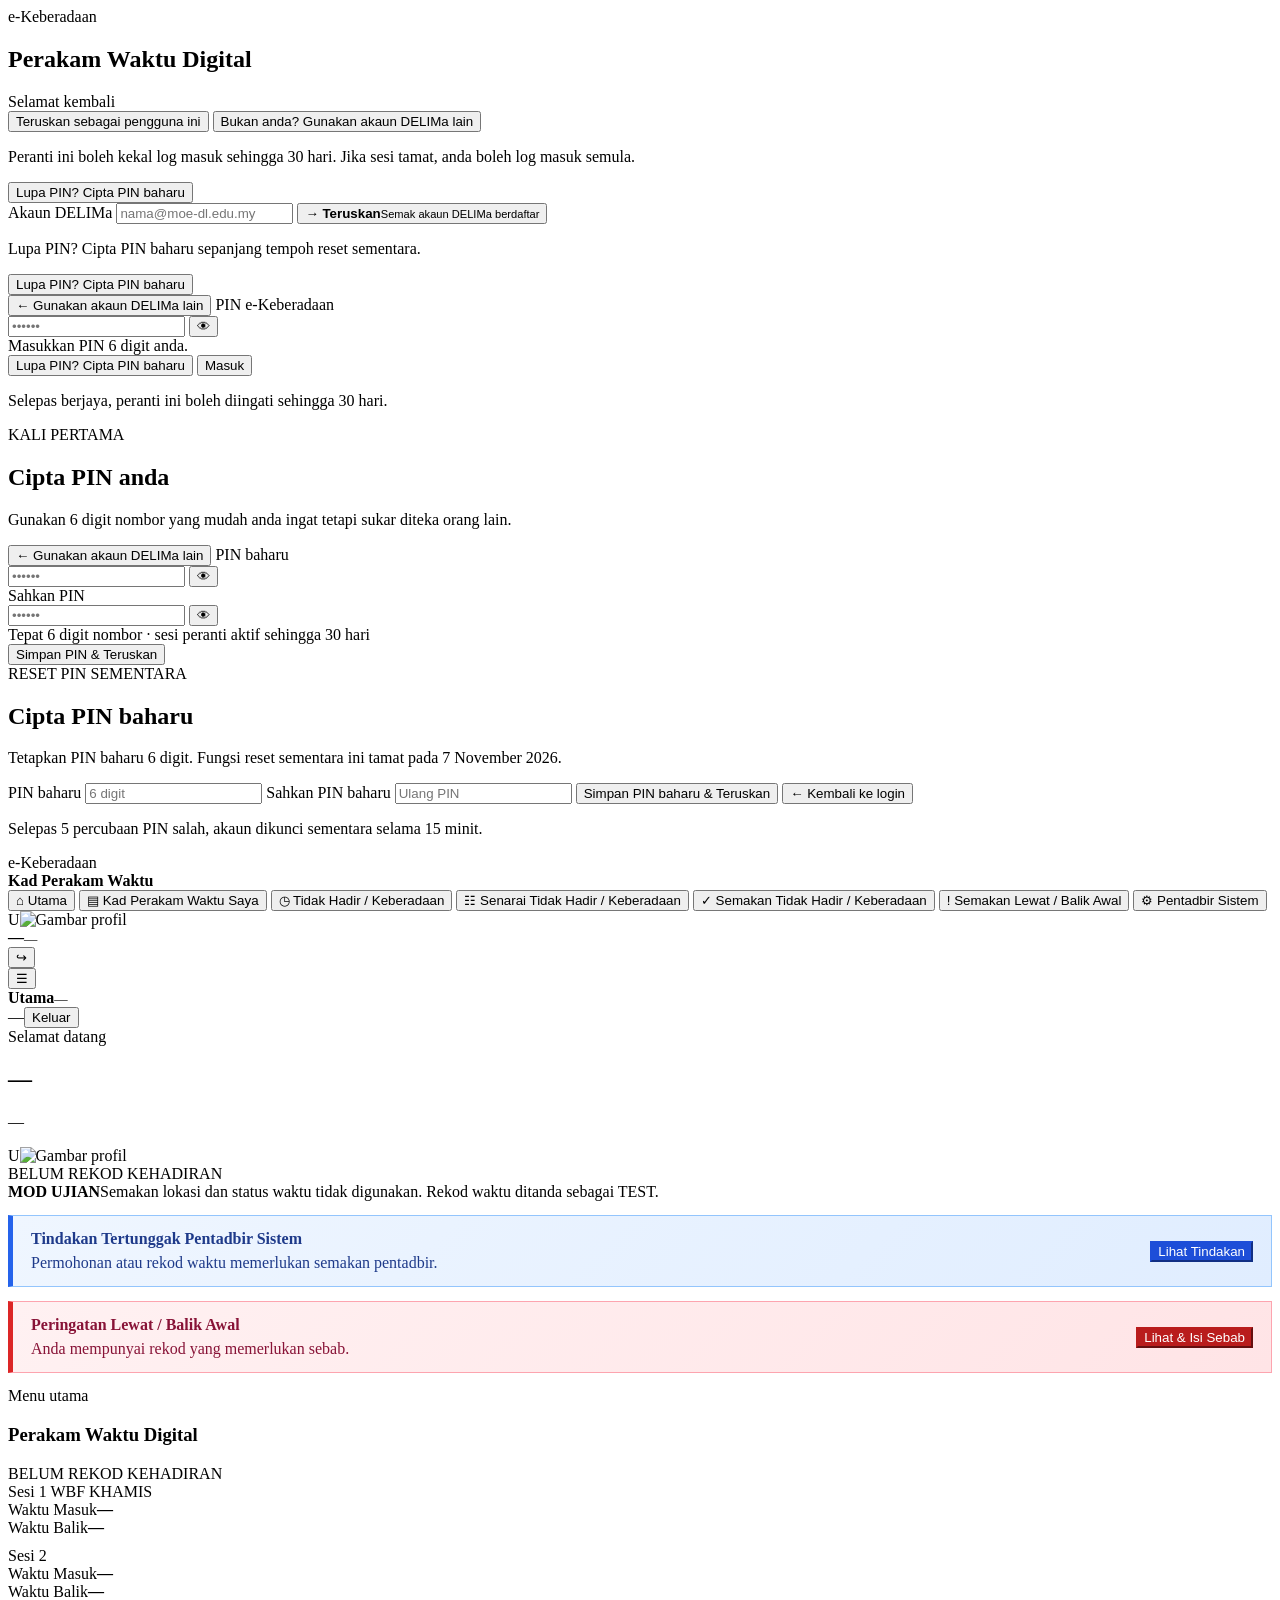
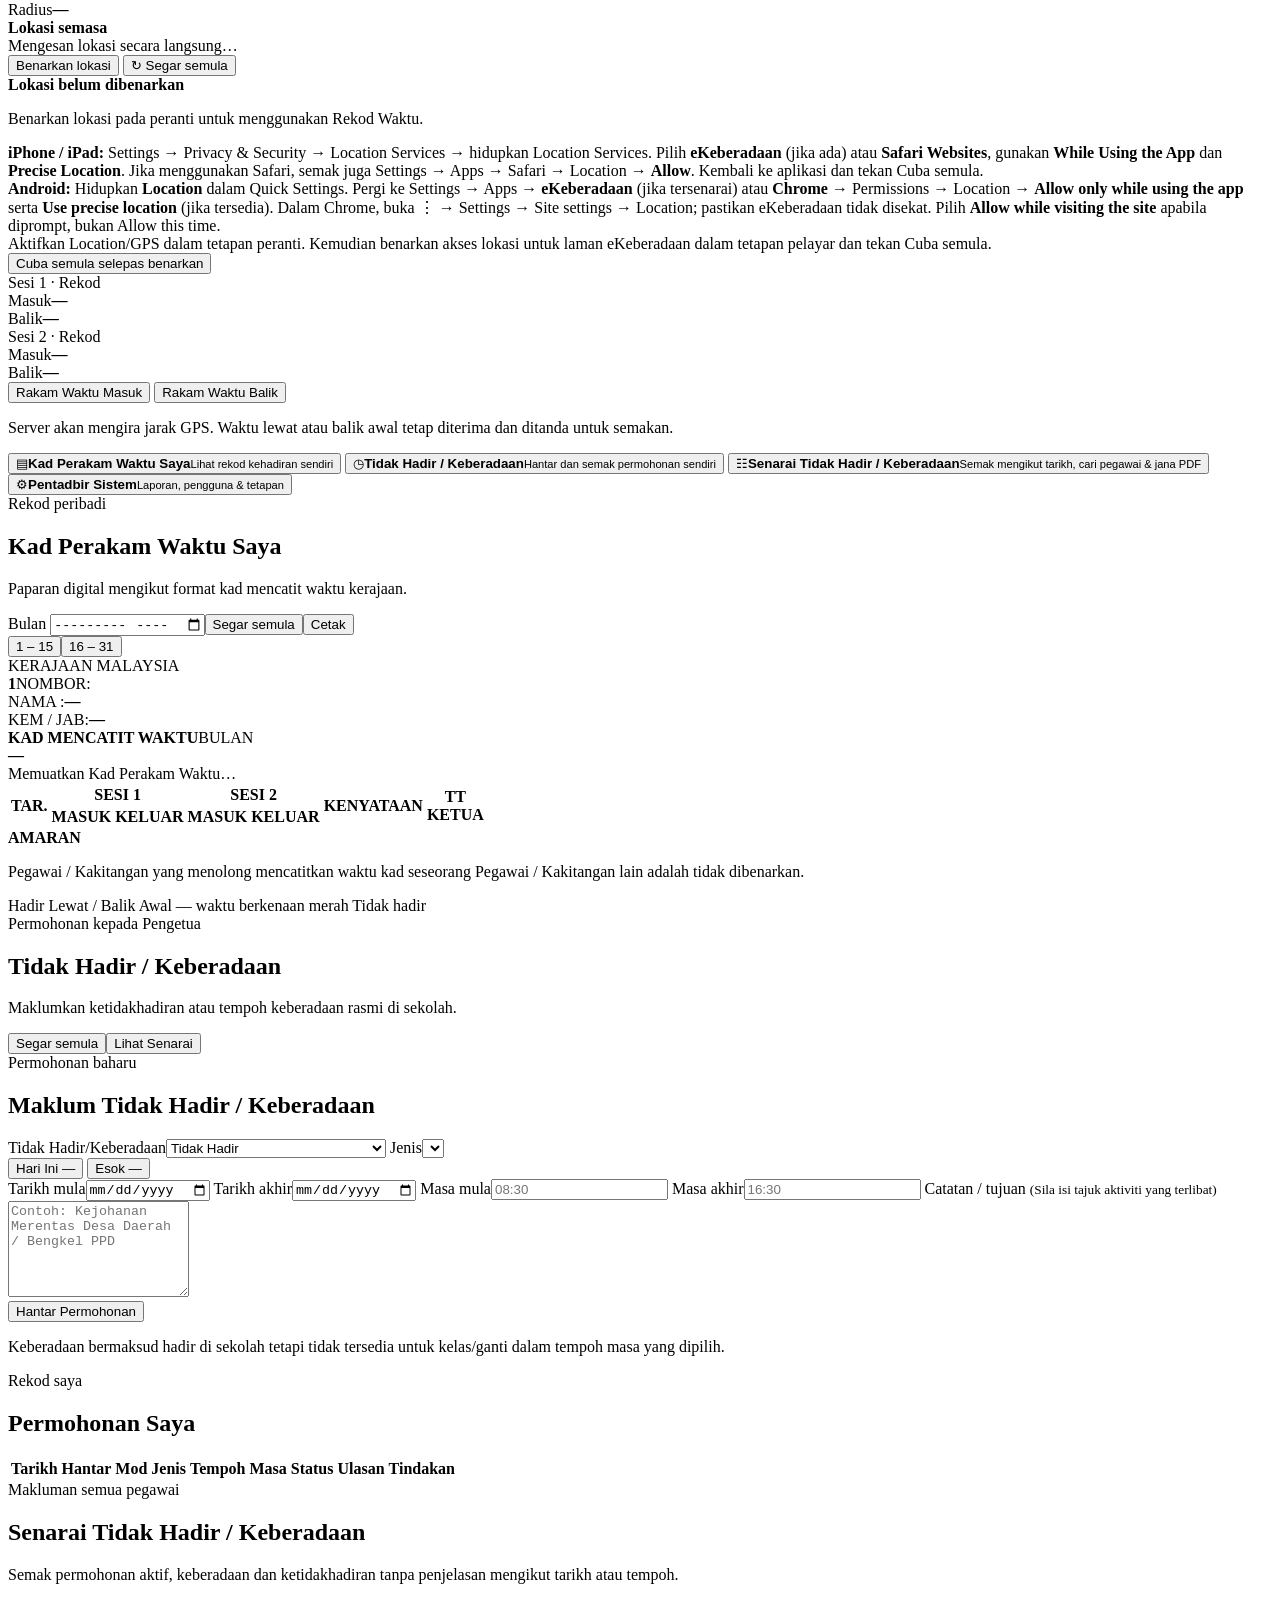
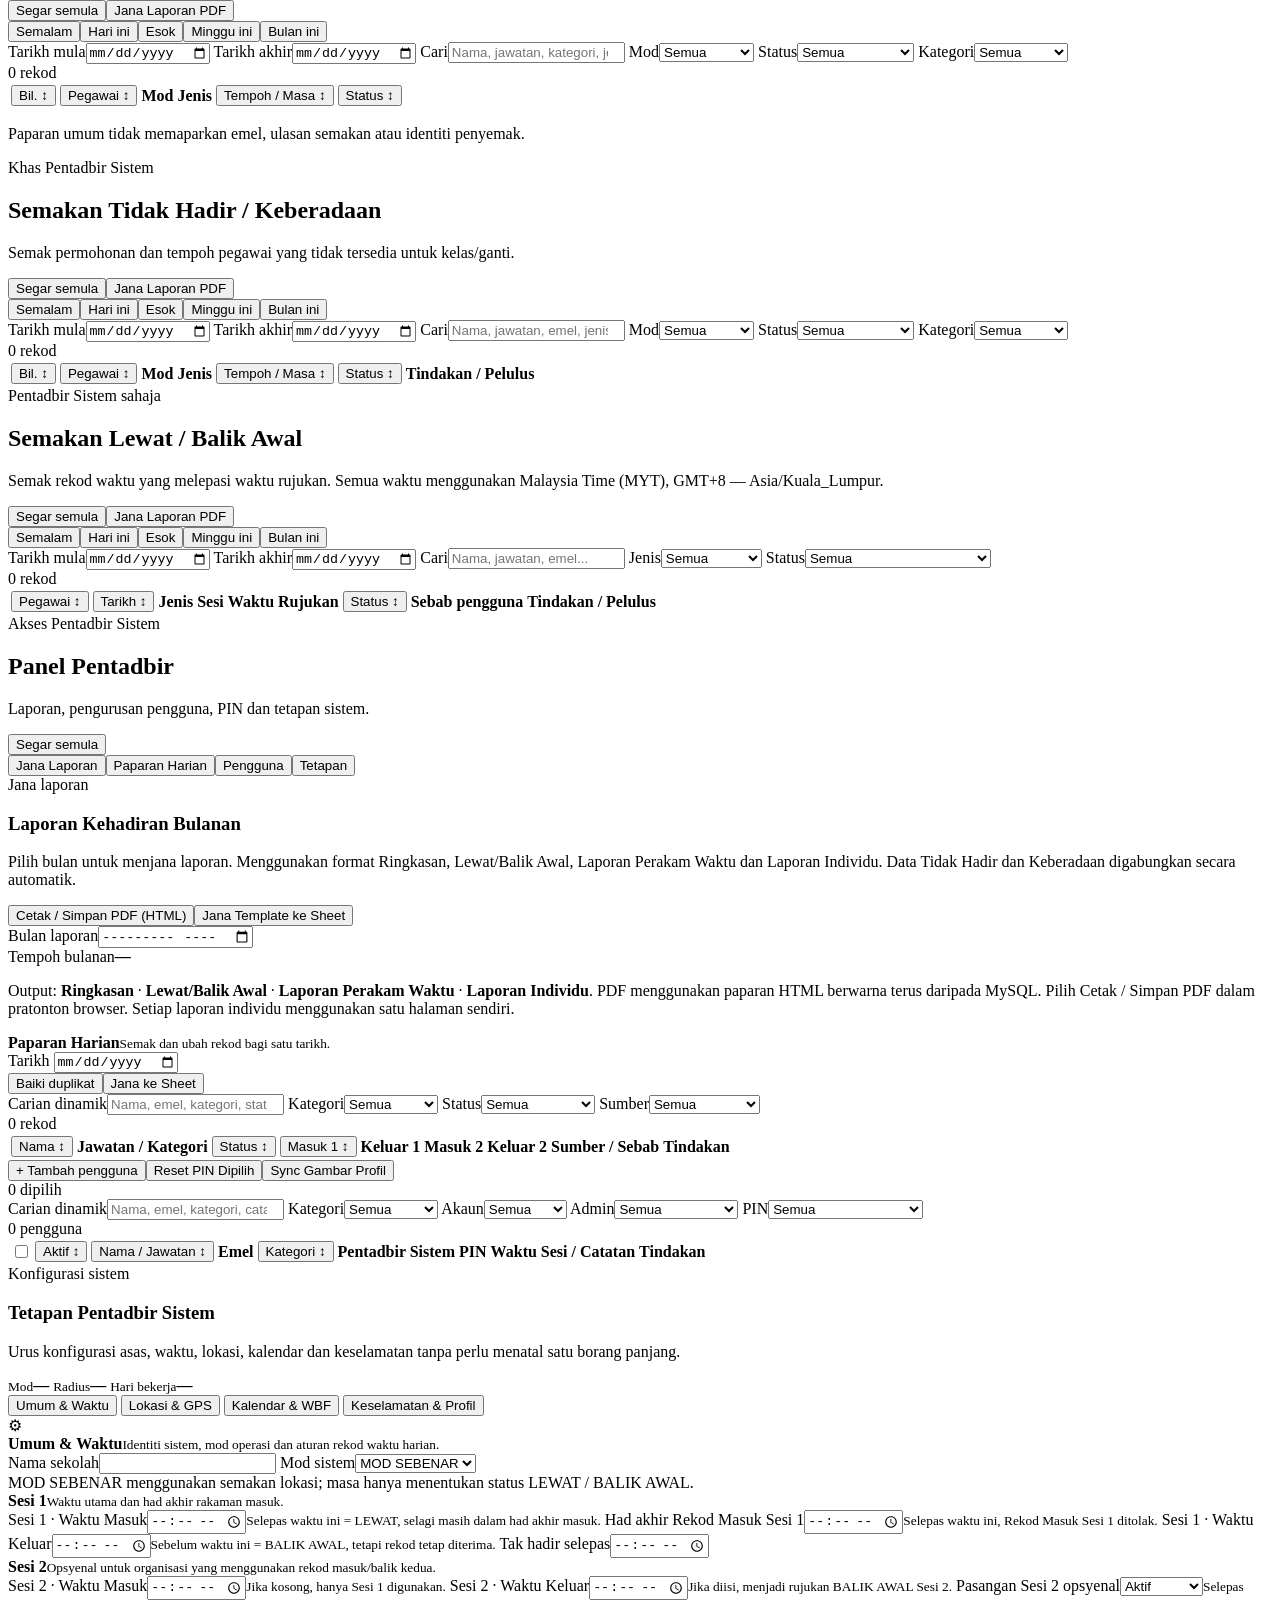
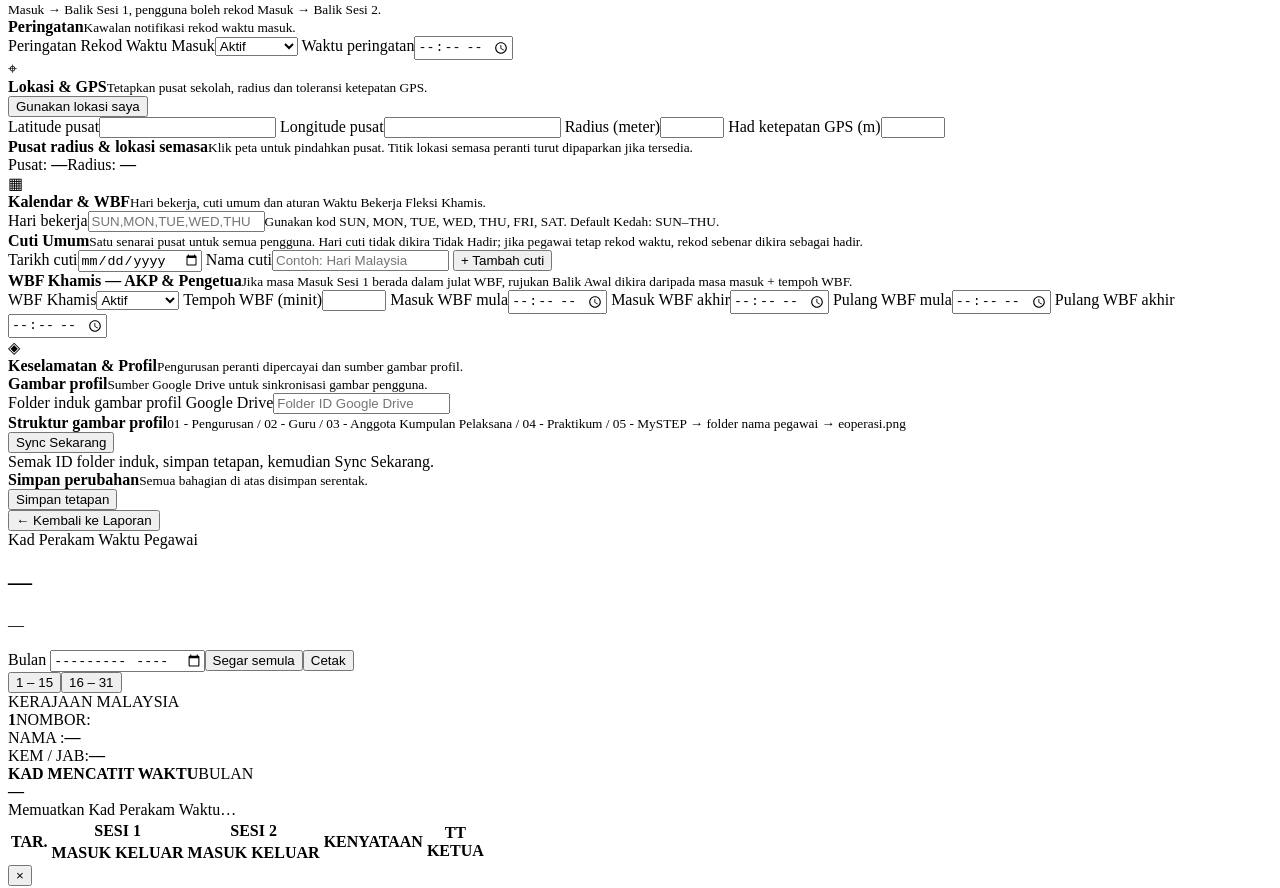
<file: mysql-ui/Index.html>
<!doctype html>
<html lang="ms">
<head>
  <meta charset="utf-8">
  <meta name="viewport" content="width=device-width, initial-scale=1, viewport-fit=cover">
  <meta name="theme-color" content="#0753b9">
  <meta name="apple-mobile-web-app-capable" content="yes">
  <meta name="apple-mobile-web-app-status-bar-style" content="default">
  <meta name="apple-mobile-web-app-title" content="eKeberadaan">
  <meta name="application-name" content="eKeberadaan">
  <meta name="mobile-web-app-capable" content="yes">
  <title>eKeberadaan — Perakam Waktu Digital</title>
  <link rel="manifest" href="./manifest.webmanifest">
  <link rel="apple-touch-icon" href="./apple-touch-icon.png">
  <link rel="icon" type="image/png" sizes="192x192" href="./icon-192.png">
  <base target="_top">
  <?!= include('Styles'); ?>
</head>
<body>
  <!-- LOGIN PAGE -->
  <section id="loginPage" class="login-page">
    <div class="login-card v8-login-card pin-login-card">
      <div class="login-logo"><?!= include('Logo'); ?></div>
      <div class="eyebrow">e-Keberadaan</div>
      <h1 id="loginSchoolName">Perakam Waktu Digital</h1>
      <p class="login-copy"></p>

      <div id="loginStepReturn" class="login-step hidden">
        <div class="returning-title">Selamat kembali</div>
        <div id="returnAccountCard" class="account-box allowed delima-account-card returning-account-card"></div>
        <button id="continueLastAccountBtn" class="btn primary btn-login-full" type="button" onclick="continueLastAccount()">Teruskan sebagai pengguna ini</button>
        <button class="change-account-link" type="button" onclick="useDifferentAccount()">Bukan anda? Gunakan akaun DELIMa lain</button>
        <p class="trusted-device-note">Peranti ini boleh kekal log masuk sehingga 30 hari. Jika sesi tamat, anda boleh log masuk semula.</p>
        <button id="forgotPinReturnBtn" class="change-account-link hidden" type="button" onclick="openPinRecovery()">Lupa PIN? Cipta PIN baharu</button>
      </div>

      <div id="loginStepEmail" class="login-step">
        <label class="login-field">
          <span>Akaun DELIMa</span>
          <input id="delimaEmail" type="email" autocomplete="username" inputmode="email" placeholder="nama@moe-dl.edu.my" onkeydown="if(event.key==='Enter'){event.preventDefault();checkDelimaAccount();}">
        </label>
        <button id="checkDelimaBtn" class="delima-check-btn" type="button" onclick="checkDelimaAccount()">
          <span class="delima-icon" aria-hidden="true">→</span>
          <span><b>Teruskan</b><small>Semak akaun DELIMa berdaftar</small></span>
        </button>
        <p class="tiny center">Lupa PIN? Cipta PIN baharu sepanjang tempoh reset sementara.</p>
        <button id="forgotPinEmailBtn" class="change-account-link hidden" type="button" onclick="openPinRecovery()">Lupa PIN? Cipta PIN baharu</button>
      </div>

      <div id="loginStepPin" class="login-step hidden">
        <div id="delimaAccountCard" class="account-box allowed delima-account-card"></div>
        <button class="change-account-link" type="button" onclick="useDifferentAccount()">← Gunakan akaun DELIMa lain</button>
        <label class="login-field password-field pin-field">
          <span>PIN e-Keberadaan</span>
          <div class="password-wrap pin-wrap">
            <input id="loginPin" type="password" autocomplete="current-password" inputmode="numeric" pattern="[0-9]*" maxlength="6" placeholder="••••••" oninput="sanitizePinInput(this)" onkeydown="if(event.key==='Enter'){event.preventDefault();submitPinLogin();}">
            <button type="button" class="password-toggle" onclick="togglePassword('loginPin',this)" aria-label="Tunjukkan PIN">👁</button>
          </div>
        </label>
        <div class="pin-helper">Masukkan PIN 6 digit anda.</div>
        <button id="forgotPinPinBtn" class="change-account-link hidden" type="button" onclick="openPinRecovery()">Lupa PIN? Cipta PIN baharu</button>
        <button id="pinLoginBtn" class="btn primary btn-login-full" type="button" onclick="submitPinLogin()">Masuk</button>
        <p class="trusted-device-note">Selepas berjaya, peranti ini boleh diingati sehingga 30 hari.</p>
      </div>

      <div id="loginStepSetPin" class="login-step hidden">
        <div id="pinSetupBadge" class="first-login-badge">KALI PERTAMA</div>
        <h2 id="pinSetupTitle">Cipta PIN anda</h2>
        <p id="pinSetupCopy" class="login-copy">Gunakan 6 digit nombor yang mudah anda ingat tetapi sukar diteka orang lain.</p>
        <div id="setupAccountSummary" class="account-box allowed delima-account-card"></div>
        <button class="change-account-link" type="button" onclick="useDifferentAccount()">← Gunakan akaun DELIMa lain</button>
        <label class="login-field password-field pin-field">
          <span>PIN baharu</span>
          <div class="password-wrap pin-wrap">
            <input id="newPin" type="password" autocomplete="new-password" inputmode="numeric" pattern="[0-9]*" maxlength="6" placeholder="••••••" oninput="sanitizePinInput(this)">
            <button type="button" class="password-toggle" onclick="togglePassword('newPin',this)" aria-label="Tunjukkan PIN">👁</button>
          </div>
        </label>
        <label class="login-field password-field pin-field">
          <span>Sahkan PIN</span>
          <div class="password-wrap pin-wrap">
            <input id="confirmPin" type="password" autocomplete="new-password" inputmode="numeric" pattern="[0-9]*" maxlength="6" placeholder="••••••" oninput="sanitizePinInput(this)" onkeydown="if(event.key==='Enter'){event.preventDefault();submitFirstPin();}">
            <button type="button" class="password-toggle" onclick="togglePassword('confirmPin',this)" aria-label="Tunjukkan PIN">👁</button>
          </div>
        </label>
        <div class="password-rules pin-rules">Tepat 6 digit nombor · sesi peranti aktif sehingga 30 hari</div>
        <button id="setPinBtn" class="btn primary btn-login-full" type="button" onclick="submitFirstPin()">Simpan PIN & Teruskan</button>
      </div>

      <div id="loginStepRecovery" class="login-step hidden">
        <div class="first-login-badge">RESET PIN SEMENTARA</div>
        <h2>Cipta PIN baharu</h2>
        <p class="login-copy">Tetapkan PIN baharu 6 digit. Fungsi reset sementara ini tamat pada 7 November 2026.</p>
        <p id="recoveryEmailLabel" class="tiny center"></p>
        <label class="login-field password-field pin-field"><span>PIN baharu</span>
          <input id="recoveryPin" type="password" autocomplete="new-password" inputmode="numeric" maxlength="6" placeholder="6 digit" oninput="sanitizePinInput(this)">
        </label>
        <label class="login-field password-field pin-field"><span>Sahkan PIN baharu</span>
          <input id="recoveryPinConfirm" type="password" autocomplete="new-password" inputmode="numeric" maxlength="6" placeholder="Ulang PIN" oninput="sanitizePinInput(this)">
        </label>
        <button id="recoveryConfirmBtn" class="btn primary btn-login-full" type="button" onclick="submitPinRecovery()">Simpan PIN baharu & Teruskan</button>
        
        <button class="change-account-link" type="button" onclick="useDifferentAccount()">← Kembali ke login</button>
      </div>

      <div id="loginError" class="inline-error hidden"></div>
      <p class="tiny center login-security-note">Selepas 5 percubaan PIN salah, akaun dikunci sementara selama 15 minit.</p>
    </div>
  </section>

  <!-- APP SHELL -->
  <div id="appShell" class="shell hidden">
    <aside id="sidebar" class="sidebar">
      <div class="brand">
        <div class="brand-logo"><?!= include('Logo'); ?></div>
        <div><div class="eyebrow">e-Keberadaan</div><b id="sideSchoolName">Kad Perakam Waktu</b></div>
      </div>

      <nav class="menu">
        <button class="menu-item active" data-screen="home" onclick="navigate('home',this)"><span>⌂</span> Utama</button>
        <button class="menu-item" data-screen="mycard" onclick="navigate('mycard',this)"><span>▤</span> Kad Perakam Waktu Saya</button>
        <button class="menu-item" data-screen="absence" onclick="navigate('absence',this)"><span>◷</span> Tidak Hadir / Keberadaan</button>
        <button class="menu-item" data-screen="absencepublic" onclick="navigate('absencepublic',this)"><span>☷</span> Senarai Tidak Hadir / Keberadaan</button>
        <button id="absenceManageMenu" class="menu-item hidden" data-screen="absencemanage" onclick="navigate('absencemanage',this)"><span>✓</span> Semakan Tidak Hadir / Keberadaan</button>
        <button id="timeReviewMenu" class="menu-item hidden" data-screen="timereview" onclick="navigate('timereview',this)"><span>!</span> Semakan Lewat / Balik Awal</button>
        <button id="adminMenu" class="menu-item hidden" data-screen="admin" onclick="navigate('admin',this)"><span>⚙</span> Pentadbir Sistem</button>
      </nav>

      <div class="sidebar-user">
        <div class="avatar profile-avatar" id="sideAvatar"><span id="userInitial">U</span><img id="sideProfilePhoto" class="profile-img hidden" alt="Gambar profil"></div>
        <div class="user-meta"><b id="sideUserName">—</b><small id="sideUserRole">—</small></div>
        <button class="icon-btn" type="button" title="Keluar" aria-label="Keluar" onclick="logout()">↪</button>
      </div>
    </aside>

    <div id="sidebarBackdrop" class="sidebar-backdrop hidden" onclick="closeMobileMenu()"></div>

    <div class="main-area">
      <header class="topbar">
        <button class="hamburger" onclick="toggleMobileMenu()">☰</button>
        <div><b id="pageTitle">Utama</b><small id="topDate">—</small></div>
        <div class="top-actions"><span id="topRole" class="role-chip">—</span><button class="btn ghost small" onclick="logout()">Keluar</button></div>
      </header>

      <main class="content">
        <section id="errorPanel" class="panel error-panel hidden"></section>

        <!-- HOME SCREEN: main punch screen -->
        <section id="screen-home" class="screen">
          <div class="welcome-card welcome-with-profile">
            <div>
              <div class="eyebrow">Selamat datang</div>
              <h2 id="welcomeName">—</h2>
              <p id="welcomeSub" class="muted">—</p>
            </div>
            <div class="welcome-right">
              <div class="welcome-profile profile-avatar large"><span id="welcomeInitial">U</span><img id="welcomeProfilePhoto" class="profile-img hidden" alt="Gambar profil"></div>
              <span id="homeStatusBadge" class="badge neutral">BELUM REKOD KEHADIRAN</span>
            </div>
          </div>

          <div id="testModeBanner" class="mode-banner test hidden"><b>MOD UJIAN</b><span>Semakan lokasi dan status waktu tidak digunakan. Rekod waktu ditanda sebagai TEST.</span></div>

          <section id="homeAdminPendingNotice" class="panel hidden" role="status" aria-live="polite"
            style="background:linear-gradient(135deg,#eff6ff 0%,#e0edff 100%);border:1px solid #93c5fd;border-left:5px solid #2563eb;color:#1e3a8a;padding:14px 18px;margin:14px 0;">
            <div style="display:flex;align-items:center;justify-content:space-between;gap:12px;flex-wrap:wrap;">
              <div>
                <b>Tindakan Tertunggak Pentadbir Sistem</b>
                <p id="homeAdminPendingText" style="margin:6px 0 0;">Permohonan atau rekod waktu memerlukan semakan pentadbir.</p>
              </div>
              <button type="button" class="btn primary small" onclick="openAdminPendingActions()"
                style="background:#1d4ed8;border-color:#1d4ed8;color:#fff;">Lihat Tindakan</button>
            </div>
          </section>

          <section id="homeTimeReasonNotice" class="panel hidden" role="status" aria-live="polite"
            style="background:linear-gradient(135deg,#fff1f2 0%,#ffe4e6 100%);border:1px solid #fda4af;border-left:5px solid #dc2626;color:#881337;padding:14px 18px;margin:14px 0;">
            <div style="display:flex;align-items:center;justify-content:space-between;gap:12px;flex-wrap:wrap;">
              <div>
                <b id="homeTimeReasonHeading">Peringatan Lewat / Balik Awal</b>
                <p id="homeTimeReasonText" style="margin:6px 0 0;">Anda mempunyai rekod yang memerlukan sebab.</p>
              </div>
              <button type="button" class="btn primary small" onclick="openMyTimeReasonTable()" style="background:#b91c1c;border-color:#b91c1c;color:#fff;">
                Lihat &amp; Isi Sebab
              </button>
            </div>
          </section>

          <section class="panel home-punch-panel">
            <div class="page-heading compact home-punch-heading">
              <div><div class="eyebrow">Menu utama</div><h1>Perakam Waktu Digital</h1><p id="punchInstruction"></p></div>
              <span id="statusBadge" class="badge neutral">BELUM REKOD KEHADIRAN</span>
            </div>
            <div id="homeScheduleGrid" class="schedule-grid home-schedule-grid single-session">
              <div class="home-session-summary">
                <span class="home-session-title">Sesi 1 <span id="homeWbfTag" class="badge neutral hidden">WBF KHAMIS</span></span>
                <div class="home-session-values">
                  <div><span>Waktu Masuk</span><b id="s1InRef">—</b></div>
                  <div><span>Waktu Balik</span><b id="s1OutRef">—</b></div>
                </div>
                <div id="homeWbfDetail" class="muted hidden" style="font-size:12px;margin-top:10px;"></div>
              </div>
              <div id="homeSession2Schedule" class="home-session-summary hidden">
                <span class="home-session-title">Sesi 2</span>
                <div class="home-session-values">
                  <div><span>Waktu Masuk</span><b id="s2InRef">—</b></div>
                  <div><span>Waktu Balik</span><b id="s2OutRef">—</b></div>
                </div>
              </div>
              <div class="home-radius-card"><span>Radius</span><b id="radiusM">—</b></div>
            </div>
            <div class="location-box">
              <div class="location-status-copy"><b id="locationTitle">Lokasi semasa</b><div id="locationText" class="muted">Mengesan lokasi secara langsung…</div></div>
              <div class="location-actions">
                <span id="gpsDot" class="gps-dot"></span>
                <button id="enableLocationBtn" class="btn primary small hidden" type="button" onclick="requestLocationPermission()">Benarkan lokasi</button>
                <button id="refreshLocationBtn" class="btn ghost small" type="button" onclick="refreshLiveLocation().catch(()=>{})">↻ Segar semula</button>
              </div>
            </div>
            <div id="locationPermissionHelp" class="location-permission-help hidden" role="status" aria-live="polite">
              <b id="locationPermissionHelpTitle">Lokasi belum dibenarkan</b>
              <p id="locationPermissionHelpText">Benarkan lokasi pada peranti untuk menggunakan Rekod Waktu.</p>
              <div id="locationPermissionIphone" class="hidden"><b>iPhone / iPad:</b> Settings → Privacy &amp; Security → Location Services → hidupkan Location Services. Pilih <b>eKeberadaan</b> (jika ada) atau <b>Safari Websites</b>, gunakan <b>While Using the App</b> dan <b>Precise Location</b>. Jika menggunakan Safari, semak juga Settings → Apps → Safari → Location → <b>Allow</b>. Kembali ke aplikasi dan tekan Cuba semula.</div>
              <div id="locationPermissionAndroid" class="hidden"><b>Android:</b> Hidupkan <b>Location</b> dalam Quick Settings. Pergi ke Settings → Apps → <b>eKeberadaan</b> (jika tersenarai) atau <b>Chrome</b> → Permissions → Location → <b>Allow only while using the app</b> serta <b>Use precise location</b> (jika tersedia). Dalam Chrome, buka ⋮ → Settings → Site settings → Location; pastikan eKeberadaan tidak disekat. Pilih <b>Allow while visiting the site</b> apabila diprompt, bukan Allow this time.</div>
              <div id="locationPermissionOther" class="hidden">Aktifkan Location/GPS dalam tetapan peranti. Kemudian benarkan akses lokasi untuk laman eKeberadaan dalam tetapan pelayar dan tekan Cuba semula.</div>
              <button class="btn ghost small" type="button" onclick="requestLocationPermission()">Cuba semula selepas benarkan</button>
            </div>
            <div id="homeLocationMap" class="home-location-map" aria-label="Peta lokasi semasa dan radius sekolah"></div>
            <div id="homePunchTimes" class="punch-times home-punch-times single-session">
              <div class="time-card home-session-time-card">
                <span class="home-session-title">Sesi 1 · Rekod</span>
                <div class="home-record-values">
                  <div><span>Masuk</span><strong id="s1InTime">—</strong></div>
                  <div><span>Balik</span><strong id="s1OutTime">—</strong></div>
                </div>
              </div>
              <div id="homeSession2Times" class="time-card home-session-time-card hidden">
                <span class="home-session-title">Sesi 2 · Rekod</span>
                <div class="home-record-values">
                  <div><span>Masuk</span><strong id="s2InTime">—</strong></div>
                  <div><span>Balik</span><strong id="s2OutTime">—</strong></div>
                </div>
              </div>
            </div>
            <div class="button-row">
              <button id="btnIn" class="btn primary btn-large" onclick="startPunch('IN')">Rakam Waktu Masuk</button>
              <button id="btnOut" class="btn dark btn-large" onclick="startPunch('OUT')">Rakam Waktu Balik</button>
            </div>
            <p id="punchRuleNote" class="tiny">Server akan mengira jarak GPS. Waktu lewat atau balik awal tetap diterima dan ditanda untuk semakan.</p>
          </section>

          <div class="quick-grid home-links">
            <button class="quick-card" onclick="navigate('mycard')"><span class="quick-icon">▤</span><b>Kad Perakam Waktu Saya</b><small>Lihat rekod kehadiran sendiri</small></button>
            <button class="quick-card" onclick="navigate('absence')"><span class="quick-icon">◷</span><b>Tidak Hadir / Keberadaan</b><small>Hantar dan semak permohonan sendiri</small></button>
            <button class="quick-card" onclick="navigate('absencepublic')"><span class="quick-icon">☷</span><b>Senarai Tidak Hadir / Keberadaan</b><small>Semak mengikut tarikh, cari pegawai & jana PDF</small></button>
            <button id="adminQuick" class="quick-card hidden" onclick="navigate('admin')"><span class="quick-icon">⚙</span><b>Pentadbir Sistem</b><small>Laporan, pengguna & tetapan</small></button>
          </div>
        </section>

        <!-- MY CARD SCREEN -->
        <section id="screen-mycard" class="screen hidden">
          <div class="page-heading punchcard-page-heading">
            <div><div class="eyebrow">Rekod peribadi</div><h1>Kad Perakam Waktu Saya</h1><p>Paparan digital mengikut format kad mencatit waktu kerajaan.</p></div>
            <div class="punchcard-actions"><label class="month-picker">Bulan <input id="myCardMonth" type="month" onchange="loadMyCard(true)"></label><button class="btn ghost" onclick="loadMyCard(true)">Segar semula</button><button class="btn dark" onclick="printMyPunchCard()">Cetak</button></div>
          </div>
          <div class="card-side-switch" role="group"><button id="cardHalf1Btn" class="card-side-btn active" onclick="setMyCardHalf(1)">1 – 15</button><button id="cardHalf2Btn" class="card-side-btn" onclick="setMyCardHalf(2)">16 – 31</button></div>
          <section id="physicalPunchCard" class="physical-card" aria-label="Kad mencatit waktu digital">
            <div class="pc-topline"><div class="pc-government">KERAJAAN MALAYSIA</div><div class="pc-number"><strong id="pcCardNumber">1</strong><span>NOMBOR:</span></div></div>
            <div class="pc-emblem-wrap"><div class="pc-emblem"><?!= include('Logo'); ?></div></div>
            <div class="pc-info-row"><span>NAMA :</span><strong id="pcName">—</strong></div>
            <div class="pc-info-row"><span>KEM / JAB:</span><strong id="pcDepartment">—</strong></div>
            <div class="pc-title-row"><div><strong>KAD MENCATIT WAKTU</strong><span>BULAN</span></div><b id="pcMonthLabel">—</b></div>
            <div id="pcLoading" class="pc-loading hidden">Memuatkan Kad Perakam Waktu…</div>
            <div class="pc-table-wrap"><table class="pc-table"><thead><tr><th rowspan="2" class="pc-date-col">TAR.</th><th colspan="2">SESI 1</th><th colspan="2">SESI 2</th><th rowspan="2" class="pc-note-col">KENYATAAN</th><th rowspan="2" class="pc-sign-col">TT<br>KETUA</th></tr><tr><th>MASUK</th><th>KELUAR</th><th>MASUK</th><th>KELUAR</th></tr></thead><tbody id="myCardRows"></tbody></table></div>
            <div class="pc-warning"><strong>AMARAN</strong><p>Pegawai / Kakitangan yang menolong mencatitkan waktu kad seseorang Pegawai / Kakitangan lain adalah tidak dibenarkan.</p></div>
          </section>
          <div class="pc-legend"><span><i class="legend-dot hadir"></i> Hadir</span><span><i class="legend-dot lewat"></i> Lewat / Balik Awal — waktu berkenaan merah</span><span><i class="legend-dot absent"></i> Tidak hadir</span></div>
        </section>

        <!-- TIDAK HADIR / KEBERADAAN REQUEST -->
        <section id="screen-absence" class="screen hidden">
          <div class="page-heading">
            <div><div class="eyebrow">Permohonan kepada Pengetua</div><h1>Tidak Hadir / Keberadaan</h1><p>Maklumkan ketidakhadiran atau tempoh keberadaan rasmi di sekolah.</p></div>
            <div class="toolbar-actions"><button class="btn ghost" onclick="loadAbsenceData(true)">Segar semula</button><button class="btn dark" onclick="navigate('absencepublic')">Lihat Senarai</button></div>
          </div>
          <section class="panel absence-form-panel absence-form-full">
            <div class="panel-head compact"><div><div class="eyebrow">Permohonan baharu</div><h2>Maklum Tidak Hadir / Keberadaan</h2></div></div>
            <form id="absenceForm" class="form-grid" onsubmit="submitAbsence(event)">
              <label>Tidak Hadir/Keberadaan<select id="absenceMode" name="mode" required onchange="updateAbsenceModeUi()"><option disabled>Sila pilih Tidak Hadir/Keberadaan</option><option value="TIDAK_HADIR">Tidak Hadir</option><option value="KEBERADAAN">Keberadaan</option></select></label>
              <label>Jenis<select id="absenceType" name="type" required onchange="updateAbsenceDateLimit()"></select></label>
              <div class="span-2 absence-date-shortcuts" aria-label="Pilihan tarikh cepat">
                <button type="button" class="btn ghost small absence-date-shortcut" onclick="setAbsenceQuickDate('today')">Hari Ini <span id="absenceTodayShortcutDate">—</span></button>
                <button type="button" class="btn ghost small absence-date-shortcut" onclick="setAbsenceQuickDate('tomorrow')">Esok <span id="absenceTomorrowShortcutDate">—</span></button>
              </div>
              <label>Tarikh mula<input id="absenceStartDate" name="startDate" type="date" required onchange="syncAbsenceDatesFromStart()"></label>
              <label>Tarikh akhir<input id="absenceEndDate" name="endDate" type="date" required><small id="absenceDurationHint" aria-live="polite"></small></label>
              <label id="absenceStartTimeWrap" class="hidden">Masa mula<input id="absenceStartTime" name="startTime" type="text" inputmode="numeric" autocomplete="off" maxlength="5" placeholder="08:30" pattern="(?:[01][0-9]|2[0-3]):[0-5][0-9]" title="Taip 4 digit masa, contoh 0830" oninput="formatClockInput(this)" onblur="normalizeClockInput(this)"></label>
              <label id="absenceEndTimeWrap" class="hidden">Masa akhir<input id="absenceEndTime" name="endTime" type="text" inputmode="numeric" autocomplete="off" maxlength="5" placeholder="16:30" pattern="(?:[01][0-9]|2[0-3]):[0-5][0-9]" title="Taip 4 digit masa, contoh 1630" oninput="formatClockInput(this)" onblur="normalizeClockInput(this)"></label>
              <label class="span-2 absence-note-field">Catatan / tujuan <small>(Sila isi tajuk aktiviti yang terlibat)</small><textarea id="absenceNote" name="note" rows="6" placeholder="Contoh: Kejohanan Merentas Desa Daerah / Bengkel PPD"></textarea></label>
              <div class="span-2"><button class="btn primary" type="submit">Hantar Permohonan</button></div>
            </form>
            <p class="tiny">Keberadaan bermaksud hadir di sekolah tetapi tidak tersedia untuk kelas/ganti dalam tempoh masa yang dipilih.</p>
          </section>
          <section class="panel">
            <div class="panel-head compact"><div><div class="eyebrow">Rekod saya</div><h2>Permohonan Saya</h2></div></div>
            <div class="table-wrap"><table><thead><tr><th>Tarikh Hantar</th><th>Mod</th><th>Jenis</th><th>Tempoh</th><th>Masa</th><th>Status</th><th>Ulasan</th><th>Tindakan</th></tr></thead><tbody id="absenceOwnRows"></tbody></table></div>
          </section>
        </section>

        <!-- PUBLIC ABSENCE / PRESENCE LIST — ACCESSIBLE TO ALL LOGGED-IN USERS -->
        <section id="screen-absencepublic" class="screen hidden">
          <div class="page-heading">
            <div><div class="eyebrow">Makluman semua pegawai</div><h1>Senarai Tidak Hadir / Keberadaan</h1><p>Semak permohonan aktif, keberadaan dan ketidakhadiran tanpa penjelasan mengikut tarikh atau tempoh.</p></div>
            <div class="toolbar-actions"><button class="btn ghost" onclick="loadAbsencePublic(true)">Segar semula</button><button class="btn dark" onclick="generatePublicAbsencePresencePdfClient()">Jana Laporan PDF</button></div>
          </div>
          <section class="panel">
            <div class="preset-row"><button class="btn ghost small" onclick="setAbsencePublicPreset('yesterday')">Semalam</button><button class="btn ghost small" onclick="setAbsencePublicPreset('today')">Hari ini</button><button class="btn ghost small" onclick="setAbsencePublicPreset('tomorrow')">Esok</button><button class="btn ghost small" onclick="setAbsencePublicPreset('week')">Minggu ini</button><button class="btn ghost small" onclick="setAbsencePublicPreset('month')">Bulan ini</button></div>
            <div class="filter-bar absence-public-filter">
              <label>Tarikh mula<input id="absencePublicFrom" type="date" onchange="loadAbsencePublic(true)"></label>
              <label>Tarikh akhir<input id="absencePublicTo" type="date" onchange="loadAbsencePublic(true)"></label>
              <label class="search-box span-search">Cari<input id="absencePublicSearch" type="search" placeholder="Nama, jawatan, kategori, jenis..." oninput="applyAbsencePublicFilters()"></label>
              <label>Mod<select id="absencePublicMode" onchange="applyAbsencePublicFilters()"><option value="">Semua</option><option value="TIDAK_HADIR">Tidak Hadir</option><option value="KEBERADAAN">Keberadaan</option></select></label>
              <label>Status<select id="absencePublicStatus" onchange="applyAbsencePublicFilters()"><option value="">Semua</option><option>MENUNGGU</option><option>DILULUSKAN</option><option>TIDAK MOHON</option></select></label>
              <label>Kategori<select id="absencePublicCategory" onchange="applyAbsencePublicFilters()"><option value="">Semua</option><option>Pengurusan</option><option>PPP</option><option>AKP</option><option>Praktikum</option><option>MySTEP</option></select></label>
              <div class="filter-count" id="absencePublicCount">0 rekod</div>
            </div>
            <div id="absencePublicSummary" class="summary-grid absence-public-summary"></div>
            <div class="table-wrap"><table><thead><tr><th class="sortable-th absence-public-number-col"><button type="button" class="table-sort-btn" onclick="toggleTableSort('absencePublic','order')">Bil. <span id="sort-absencePublic-order" class="sort-indicator">↕</span></button></th><th class="sortable-th"><button type="button" class="table-sort-btn" onclick="toggleTableSort('absencePublic','name')">Pegawai <span id="sort-absencePublic-name" class="sort-indicator">↕</span></button></th><th>Mod</th><th>Jenis</th><th class="sortable-th"><button type="button" class="table-sort-btn" onclick="toggleTableSort('absencePublic','date')">Tempoh / Masa <span id="sort-absencePublic-date" class="sort-indicator">↕</span></button></th><th class="sortable-th"><button type="button" class="table-sort-btn" onclick="toggleTableSort('absencePublic','status')">Status <span id="sort-absencePublic-status" class="sort-indicator">↕</span></button></th></tr></thead><tbody id="absencePublicRows"></tbody></table></div>
            <p class="tiny public-list-note">Paparan umum tidak memaparkan emel, ulasan semakan atau identiti penyemak.</p>
          </section>
        </section>

        <!-- ABSENCE / PRESENCE MANAGEMENT -->
        <section id="screen-absencemanage" class="screen hidden">
          <div class="page-heading"><div><div class="eyebrow">Khas Pentadbir Sistem</div><h1>Semakan Tidak Hadir / Keberadaan</h1><p>Semak permohonan dan tempoh pegawai yang tidak tersedia untuk kelas/ganti.</p></div><div class="toolbar-actions"><button class="btn ghost" onclick="loadAbsenceManagement(true)">Segar semula</button><button class="btn dark" onclick="generateAbsencePresencePdfClient()">Jana Laporan PDF</button></div></div>
          <section class="panel">
            <div class="preset-row"><button class="btn ghost small" onclick="setAbsenceManagePreset('yesterday')">Semalam</button><button class="btn ghost small" onclick="setAbsenceManagePreset('today')">Hari ini</button><button class="btn ghost small" onclick="setAbsenceManagePreset('tomorrow')">Esok</button><button class="btn ghost small" onclick="setAbsenceManagePreset('week')">Minggu ini</button><button class="btn ghost small" onclick="setAbsenceManagePreset('month')">Bulan ini</button></div>
            <div class="filter-bar absence-manage-filter">
              <label>Tarikh mula<input id="absenceManageFrom" type="date" onchange="loadAbsenceManagement(true)"></label>
              <label>Tarikh akhir<input id="absenceManageTo" type="date" onchange="loadAbsenceManagement(true)"></label>
              <label class="search-box span-search">Cari<input id="absenceManageSearch" type="search" placeholder="Nama, jawatan, emel, jenis..." oninput="applyAbsenceManageFilters()"></label>
              <label>Mod<select id="absenceManageMode" onchange="applyAbsenceManageFilters()"><option value="">Semua</option><option value="TIDAK_HADIR">Tidak Hadir</option><option value="KEBERADAAN">Keberadaan</option></select></label>
              <label>Status<select id="absenceManageStatus" onchange="applyAbsenceManageFilters()"><option value="">Semua</option><option>MENUNGGU</option><option>DILULUSKAN</option><option>DITOLAK</option><option>DIBATALKAN</option><option>TIDAK MOHON</option></select></label>
              <label>Kategori<select id="absenceManageCategory" onchange="applyAbsenceManageFilters()"><option value="">Semua</option><option>Pengurusan</option><option>PPP</option><option>AKP</option><option>Praktikum</option><option>MySTEP</option></select></label>
              <div class="filter-count" id="absenceManageCount">0 rekod</div>
            </div>
            <div id="absenceManageSummary" class="summary-grid absence-public-summary" aria-label="Ringkasan Semakan Tidak Hadir / Keberadaan"></div>
            <div class="table-wrap absence-manage-table"><table>
              <thead id="absenceManageHead"><tr>
                <th class="sortable-th absence-public-number-col"><button type="button" class="table-sort-btn" onclick="toggleTableSort('absenceManage','order')" title="Susun ikut masa permohonan">Bil. <span id="sort-absenceManage-order" class="sort-indicator">↕</span></button></th>
                <th class="sortable-th"><button type="button" class="table-sort-btn" onclick="toggleTableSort('absenceManage','name')">Pegawai <span id="sort-absenceManage-name" class="sort-indicator">↕</span></button></th>
                <th>Mod</th>
                <th>Jenis</th>
                <th class="sortable-th"><button type="button" class="table-sort-btn" onclick="toggleTableSort('absenceManage','date')">Tempoh / Masa <span id="sort-absenceManage-date" class="sort-indicator">↕</span></button></th>
                <th class="sortable-th"><button type="button" class="table-sort-btn" onclick="toggleTableSort('absenceManage','status')">Status <span id="sort-absenceManage-status" class="sort-indicator">↕</span></button></th>
                <th>Tindakan / Pelulus</th>
              </tr></thead>
              <tbody id="absenceManageRows"></tbody>
            </table></div>
          </section>
        </section>

        <!-- TIME EXCEPTION REVIEW -->
        <section id="screen-timereview" class="screen hidden">
          <div class="page-heading"><div><div class="eyebrow">Pentadbir Sistem sahaja</div><h1>Semakan Lewat / Balik Awal</h1><p>Semak rekod waktu yang melepasi waktu rujukan. Semua waktu menggunakan Malaysia Time (MYT), GMT+8 — Asia/Kuala_Lumpur.</p></div><div class="toolbar-actions"><button class="btn ghost" onclick="loadTimeReview(true)">Segar semula</button><button class="btn dark" onclick="generateTimeReviewPdfClient()">Jana Laporan PDF</button></div></div>
          <section class="panel">
            <div class="preset-row"><button class="btn ghost small" onclick="setTimeReviewPreset('yesterday')">Semalam</button><button class="btn ghost small" onclick="setTimeReviewPreset('today')">Hari ini</button><button class="btn ghost small" onclick="setTimeReviewPreset('tomorrow')">Esok</button><button class="btn ghost small" onclick="setTimeReviewPreset('week')">Minggu ini</button><button class="btn ghost small" onclick="setTimeReviewPreset('month')">Bulan ini</button></div>
            <div class="filter-bar time-review-filter">
              <label>Tarikh mula<input id="timeReviewFrom" type="date" onchange="loadTimeReview(true)"></label>
              <label>Tarikh akhir<input id="timeReviewTo" type="date" onchange="loadTimeReview(true)"></label>
              <label class="search-box span-search">Cari<input id="timeReviewSearch" type="search" placeholder="Nama, jawatan, emel..." oninput="applyTimeReviewFilters()"></label>
              <label>Jenis<select id="timeReviewType" onchange="applyTimeReviewFilters()"><option value="">Semua</option><option>LEWAT</option><option>BALIK AWAL</option></select></label>
              <label>Status<select id="timeReviewStatus" onchange="applyTimeReviewFilters()"><option value="">Semua</option><option>BELUM DIAMBIL MAKLUM</option><option>DIAMBIL MAKLUM</option><option>DITOLAK</option></select></label>
              <div class="filter-count" id="timeReviewCount">0 rekod</div>
            </div>
            <div class="table-wrap"><table><thead><tr><th class="sortable-th"><button type="button" class="table-sort-btn" onclick="toggleTableSort('timeReview','name')">Pegawai <span id="sort-timeReview-name" class="sort-indicator">↕</span></button></th><th class="sortable-th"><button type="button" class="table-sort-btn" onclick="toggleTableSort('timeReview','date')">Tarikh <span id="sort-timeReview-date" class="sort-indicator">↕</span></button></th><th>Jenis</th><th>Sesi</th><th>Waktu</th><th>Rujukan</th><th class="sortable-th"><button type="button" class="table-sort-btn" onclick="toggleTableSort('timeReview','status')">Status <span id="sort-timeReview-status" class="sort-indicator">↕</span></button></th><th>Sebab pengguna</th><th>Tindakan / Pelulus</th></tr></thead><tbody id="timeReviewRows"></tbody></table></div>
          </section>
        </section>

        <!-- ADMIN SCREEN -->
        <section id="screen-admin" class="screen hidden">
          <div class="page-heading"><div><div class="eyebrow">Akses Pentadbir Sistem</div><h1>Panel Pentadbir</h1><p>Laporan, pengurusan pengguna, PIN dan tetapan sistem.</p></div><button class="btn ghost" onclick="refreshAdmin()">Segar semula</button></div>
          <section id="adminPanel" class="panel">
            <div class="tabs"><button class="tab active" data-tab="report-builder" onclick="switchTab('report-builder', this)">Jana Laporan</button><button class="tab" data-tab="report" onclick="switchTab('report', this)">Paparan Harian</button><button class="tab" data-tab="users" onclick="switchTab('users', this)">Pengguna</button><button class="tab" data-tab="settings" onclick="switchTab('settings', this)">Tetapan</button></div>

            <div id="tab-report-builder" class="tab-body">
              <section class="report-builder">
                <div class="report-builder-head">
                  <div><div class="eyebrow">Jana laporan</div><h3>Laporan Kehadiran Bulanan</h3><p>Pilih bulan untuk menjana laporan. Menggunakan format Ringkasan, Lewat/Balik Awal, Laporan Perakam Waktu dan Laporan Individu. Data Tidak Hadir dan Keberadaan digabungkan secara automatik.</p></div>
                  <div class="report-builder-actions"><button id="monthlyPrintReportButton" class="btn primary" type="button" onclick="generateAttendancePresenceReportPdfClient()">Cetak / Simpan PDF (HTML)</button><button class="btn ghost" type="button" onclick="generateAttendancePresenceReportSheetClient()">Jana Template ke Sheet</button></div>
                </div>
                <div class="report-builder-grid report-builder-monthly">
                  <label>Bulan laporan<input id="attendanceReportMonth" type="month" onchange="updateAttendanceReportPeriod()" required></label>
                </div>
                <div class="report-period-readout"><span>Tempoh bulanan</span><b id="attendanceReportRangeText">—</b></div>
                <p class="tiny report-template-note">Output: <b>Ringkasan</b> · <b>Lewat/Balik Awal</b> · <b>Laporan Perakam Waktu</b> · <b>Laporan Individu</b>. PDF menggunakan paparan HTML berwarna terus daripada MySQL. Pilih Cetak / Simpan PDF dalam pratonton browser. Setiap laporan individu menggunakan satu halaman sendiri.</p>
              </section>
            </div>

            <div id="tab-report" class="tab-body hidden">
              <div class="report-section-label"><div><b>Paparan Harian</b><small>Semak dan ubah rekod bagi satu tarikh.</small></div></div>
              <div class="toolbar report-main-toolbar"><label>Tarikh <input id="reportDate" type="date" onchange="refreshAdmin()"></label><div class="toolbar-actions"><button class="btn ghost" onclick="repairDuplicateAttendance()">Baiki duplikat</button><button class="btn ghost" onclick="generateReportSheet()">Jana ke Sheet</button></div></div>
              <div id="summaryCards" class="summary-grid"></div>
              <div class="filter-bar report-filter-bar">
                <label class="search-box span-search">Carian dinamik<input id="reportSearch" type="search" placeholder="Nama, emel, kategori, status, sumber, sebab..." oninput="applyReportFilters()"></label>
                <label>Kategori<select id="reportCategoryFilter" onchange="applyReportFilters()"><option value="">Semua</option><option>Pengurusan</option><option>PPP</option><option>AKP</option><option>Praktikum</option><option>MySTEP</option></select></label>
                <label>Status<select id="reportStatusFilter" onchange="applyReportFilters()"><option value="">Semua</option><option>HADIR</option><option>LEWAT</option><option>BALIK AWAL</option><option>TIDAK HADIR</option><option>BELUM HADIR</option><option>CUTI UMUM</option></select></label>
                <label>Sumber<select id="reportSourceFilter" onchange="applyReportFilters()"><option value="">Semua</option><option>GPS</option><option>TEST</option><option>ADMIN</option><option>TIDAK_HADIR</option></select></label>
                <div class="filter-count" id="reportFilterCount">0 rekod</div>
              </div>
              <div class="table-wrap"><table><thead><tr><th class="sortable-th"><button type="button" class="table-sort-btn" onclick="toggleTableSort('report','name')">Nama <span id="sort-report-name" class="sort-indicator">↕</span></button></th><th>Jawatan / Kategori</th><th class="sortable-th"><button type="button" class="table-sort-btn" onclick="toggleTableSort('report','status')">Status <span id="sort-report-status" class="sort-indicator">↕</span></button></th><th class="sortable-th"><button type="button" class="table-sort-btn" onclick="toggleTableSort('report','in')">Masuk 1 <span id="sort-report-in" class="sort-indicator">↕</span></button></th><th>Keluar 1</th><th>Masuk 2</th><th>Keluar 2</th><th>Sumber / Sebab</th><th>Tindakan</th></tr></thead><tbody id="reportRows"></tbody></table></div>
            </div>

            <div id="tab-users" class="tab-body hidden">
              <div class="toolbar user-toolbar"><div class="toolbar-actions"><button class="btn primary" onclick="openUserModal()">+ Tambah pengguna</button><button class="btn ghost" onclick="bulkGeneratePasswords()">Reset PIN Dipilih</button><button class="btn ghost" onclick="syncProfilePhotos()">Sync Gambar Profil</button></div><span id="bulkSelectionCount" class="selection-count">0 dipilih</span></div>
              <div class="filter-bar user-filter-bar">
                <label class="search-box span-search">Carian dinamik<input id="userSearch" type="search" placeholder="Nama, emel, kategori, catatan, waktu, status PIN..." oninput="applyUserFilters()"></label>
                <label>Kategori<select id="userCategoryFilter" onchange="applyUserFilters()"><option value="">Semua</option><option>Pengurusan</option><option>PPP</option><option>AKP</option><option>Praktikum</option><option>MySTEP</option></select></label>
                <label>Akaun<select id="userActiveFilter" onchange="applyUserFilters()"><option value="">Semua</option><option value="active">Aktif</option><option value="inactive">Tidak aktif</option></select></label>
                <label>Admin<select id="userAdminFilter" onchange="applyUserFilters()"><option value="">Semua</option><option value="yes">Pentadbir Sistem</option><option value="no">Bukan Admin</option></select></label>
                <label>PIN<select id="userPasswordFilter" onchange="applyUserFilters()"><option value="">Semua</option><option value="ready">Sedia</option><option value="temp">Perlu tetapkan semula</option><option value="unset">Belum ditetapkan</option><option value="locked">Dikunci</option></select></label>
                <div class="filter-count" id="userFilterCount">0 pengguna</div>
              </div>
              <div class="table-wrap"><table><thead><tr><th class="select-col"><input id="selectAllUsers" type="checkbox" onchange="toggleSelectAllUsers(this.checked)" title="Pilih semua yang sedang dipaparkan"></th><th class="sortable-th"><button type="button" class="table-sort-btn" onclick="toggleTableSort('users','active')">Aktif <span id="sort-users-active" class="sort-indicator">↕</span></button></th><th class="sortable-th"><button type="button" class="table-sort-btn" onclick="toggleTableSort('users','name')">Nama / Jawatan <span id="sort-users-name" class="sort-indicator">↕</span></button></th><th>Emel</th><th class="sortable-th"><button type="button" class="table-sort-btn" onclick="toggleTableSort('users','category')">Kategori <span id="sort-users-category" class="sort-indicator">↕</span></button></th><th>Pentadbir Sistem</th><th>PIN</th><th>Waktu Sesi / Catatan</th><th>Tindakan</th></tr></thead><tbody id="userRows"></tbody></table></div>
            </div>

            <div id="tab-settings" class="tab-body hidden">
              <div class="settings-header">
                <div>
                  <div class="eyebrow">Konfigurasi sistem</div>
                  <h3>Tetapan Pentadbir Sistem</h3>
                  <p>Urus konfigurasi asas, waktu, lokasi, kalendar dan keselamatan tanpa perlu menatal satu borang panjang.</p>
                </div>
                <div class="settings-status-strip">
                  <span><small>Mod</small><b id="settingsModeSummary">—</b></span>
                  <span><small>Radius</small><b id="settingsRadiusSummary">—</b></span>
                  <span><small>Hari bekerja</small><b id="settingsWorkdaySummary">—</b></span>
                </div>
              </div>

              <div class="settings-subtabs" role="tablist" aria-label="Bahagian tetapan">
                <button type="button" class="settings-subtab active" data-settings-section="general" onclick="switchSettingsSection('general',this)">Umum & Waktu</button>
                <button type="button" class="settings-subtab" data-settings-section="location" onclick="switchSettingsSection('location',this)">Lokasi & GPS</button>
                <button type="button" class="settings-subtab" data-settings-section="calendar" onclick="switchSettingsSection('calendar',this)">Kalendar & WBF</button>
                <button type="button" class="settings-subtab" data-settings-section="security" onclick="switchSettingsSection('security',this)">Keselamatan & Profil</button>
              </div>

              <form id="settingsForm" class="settings-form-v15" onsubmit="saveSettings(event)">
                <section id="settings-section-general" class="settings-section">
                  <div class="settings-section-head">
                    <div><span class="settings-section-icon">⚙</span><div><b>Umum & Waktu</b><small>Identiti sistem, mod operasi dan aturan rekod waktu harian.</small></div></div>
                  </div>
                  <div class="settings-grid">
                    <label class="span-2">Nama sekolah<input name="schoolName" required></label>
                    <label>Mod sistem<select name="systemMode" id="systemModeSelect" onchange="updateModeSettingHint();updateSettingsSummary()"><option value="REAL">MOD SEBENAR</option><option value="TEST">MOD TEST</option></select></label>
                    <div class="setting-hint" id="modeSettingHint">MOD SEBENAR menggunakan semakan lokasi; masa hanya menentukan status LEWAT / BALIK AWAL.</div>

                    <div class="settings-group-title span-2"><b>Sesi 1</b><small>Waktu utama dan had akhir rakaman masuk.</small></div>
                    <label>Sesi 1 · Waktu Masuk<input name="defaultS1In" type="time" required><small>Selepas waktu ini = LEWAT, selagi masih dalam had akhir masuk.</small></label>
                    <label>Had akhir Rekod Masuk Sesi 1<input name="defaultMaxPunchIn" type="time" required><small>Selepas waktu ini, Rekod Masuk Sesi 1 ditolak.</small></label>
                    <label>Sesi 1 · Waktu Keluar<input name="defaultS1Out" type="time" required><small>Sebelum waktu ini = BALIK AWAL, tetapi rekod tetap diterima.</small></label>
                    <label>Tak hadir selepas<input name="absentAfter" type="time" required></label>

                    <div class="settings-group-title span-2"><b>Sesi 2</b><small>Opsyenal untuk organisasi yang menggunakan rekod masuk/balik kedua.</small></div>
                    <label>Sesi 2 · Waktu Masuk<input name="defaultS2In" type="time"><small>Jika kosong, hanya Sesi 1 digunakan.</small></label>
                    <label>Sesi 2 · Waktu Keluar<input name="defaultS2Out" type="time"><small>Jika diisi, menjadi rujukan BALIK AWAL Sesi 2.</small></label>
                    <label>Pasangan Sesi 2 opsyenal<select name="allowOptionalSecondSession"><option value="TRUE">Aktif</option><option value="FALSE">Tidak aktif</option></select><small>Selepas Masuk → Balik Sesi 1, pengguna boleh rekod Masuk → Balik Sesi 2.</small></label>

                    <div class="settings-group-title span-2"><b>Peringatan</b><small>Kawalan notifikasi rekod waktu masuk.</small></div>
                    <label>Peringatan Rekod Waktu Masuk<select name="punchReminderEnabled"><option value="TRUE">Aktif</option><option value="FALSE">Tidak aktif</option></select></label>
                    <label>Waktu peringatan<input name="punchReminderTime" type="time" required></label>
                  </div>
                </section>

                <section id="settings-section-location" class="settings-section hidden">
                  <div class="settings-section-head">
                    <div><span class="settings-section-icon">⌖</span><div><b>Lokasi & GPS</b><small>Tetapkan pusat sekolah, radius dan toleransi ketepatan GPS.</small></div></div>
                    <button class="btn ghost small" type="button" onclick="useCurrentLocationForSetting()">Gunakan lokasi saya</button>
                  </div>
                  <div class="settings-grid">
                    <label>Latitude pusat<input id="settingLat" name="schoolLat" type="number" step="any" oninput="syncMapFromInputs()"></label>
                    <label>Longitude pusat<input id="settingLng" name="schoolLng" type="number" step="any" oninput="syncMapFromInputs()"></label>
                    <label>Radius (meter)<input id="settingRadius" name="radiusM" type="number" min="1" max="5000" required oninput="syncMapRadius();updateSettingsSummary()"></label>
                    <label>Had ketepatan GPS (m)<input id="settingGpsAccuracy" name="maxGpsAccuracyM" type="number" min="1" max="2000" required oninput="updateGpsSettingWarning()"></label>
                    <div id="gpsSettingWarning" class="span-2 setting-hint test-hint hidden"></div>
                    <div class="span-2 map-setting-block">
                      <div class="map-setting-head"><div><b>Pusat radius & lokasi semasa</b><small>Klik peta untuk pindahkan pusat. Titik lokasi semasa peranti turut dipaparkan jika tersedia.</small></div></div>
                      <div id="locationPickerMap" class="location-picker-map"></div>
                      <div class="map-coord-readout"><span>Pusat: <b id="mapCoordReadout">—</b></span><span>Radius: <b id="mapRadiusReadout">—</b></span></div>
                    </div>
                  </div>
                </section>

                <section id="settings-section-calendar" class="settings-section hidden">
                  <div class="settings-section-head">
                    <div><span class="settings-section-icon">▦</span><div><b>Kalendar & WBF</b><small>Hari bekerja, cuti umum dan aturan Waktu Bekerja Fleksi Khamis.</small></div></div>
                  </div>
                  <div class="settings-grid">
                    <label class="span-2">Hari bekerja<input name="workingDays" placeholder="SUN,MON,TUE,WED,THU" required oninput="updateSettingsSummary()"><small>Gunakan kod SUN, MON, TUE, WED, THU, FRI, SAT. Default Kedah: SUN–THU.</small></label>

                    <div class="span-2 public-holiday-settings">
                      <div class="holiday-settings-head"><div><b>Cuti Umum</b><small>Satu senarai pusat untuk semua pengguna. Hari cuti tidak dikira Tidak Hadir; jika pegawai tetap rekod waktu, rekod sebenar dikira sebagai hadir.</small></div></div>
                      <div class="holiday-add-grid">
                        <label>Tarikh cuti<input id="publicHolidayDate" type="date"></label>
                        <label>Nama cuti<input id="publicHolidayName" type="text" maxlength="120" placeholder="Contoh: Hari Malaysia"></label>
                        <button class="btn primary" type="button" onclick="addPublicHoliday()">+ Tambah cuti</button>
                      </div>
                      <div id="publicHolidayList" class="public-holiday-list"></div>
                    </div>

                    <div class="span-2 setting-subsection settings-subsection-emphasis"><b>WBF Khamis — AKP & Pengetua</b><small>Jika masa Masuk Sesi 1 berada dalam julat WBF, rujukan Balik Awal dikira daripada masa masuk + tempoh WBF.</small></div>
                    <label>WBF Khamis<select name="thursdayWbfEnabled"><option value="TRUE">Aktif</option><option value="FALSE">Tidak aktif</option></select></label>
                    <label>Tempoh WBF (minit)<input name="thursdayWbfDurationMinutes" type="number" min="1" max="1440" required></label>
                    <label>Masuk WBF mula<input name="thursdayWbfInFrom" type="time" required></label>
                    <label>Masuk WBF akhir<input name="thursdayWbfInTo" type="time" required></label>
                    <label>Pulang WBF mula<input name="thursdayWbfOutFrom" type="time" required></label>
                    <label>Pulang WBF akhir<input name="thursdayWbfOutTo" type="time" required></label>
                  </div>
                </section>

                <section id="settings-section-security" class="settings-section hidden">
                  <div class="settings-section-head">
                    <div><span class="settings-section-icon">◈</span><div><b>Keselamatan & Profil</b><small>Pengurusan peranti dipercayai dan sumber gambar profil.</small></div></div>
                  </div>
                  <div class="settings-grid">
                    <div class="settings-group-title span-2"><b>Gambar profil</b><small>Sumber Google Drive untuk sinkronisasi gambar pengguna.</small></div>
                    <label class="span-2">Folder induk gambar profil Google Drive<input name="profileRootFolderId" placeholder="Folder ID Google Drive"></label>
                    <div class="span-2 profile-sync-card"><div><b>Struktur gambar profil</b><small>01 - Pengurusan / 02 - Guru / 03 - Anggota Kumpulan Pelaksana / 04 - Praktikum / 05 - MySTEP → folder nama pegawai → eoperasi.png</small></div><button class="btn ghost" type="button" onclick="syncProfilePhotos()">Sync Sekarang</button></div>
                    <div id="profilePhotoSyncDiagnostic" class="span-2 profile-sync-diagnostic" role="status" aria-live="polite">Semak ID folder induk, simpan tetapan, kemudian Sync Sekarang.</div>
                  </div>
                </section>

                <div class="settings-savebar">
                  <div><b>Simpan perubahan</b><small>Semua bahagian di atas disimpan serentak.</small></div>
                  <button class="btn primary" type="submit">Simpan tetapan</button>
                </div>
              </form>
            </div>
          </section>
        </section>

        <!-- ADMIN DIGITAL Kad Perakam Waktu -->
        <section id="screen-admincard" class="screen hidden">
          <div class="page-heading punchcard-page-heading">
            <div><button class="back-link" onclick="navigate('admin')">← Kembali ke Laporan</button><div class="eyebrow">Kad Perakam Waktu Pegawai</div><h1 id="adminCardTitle">—</h1><p id="adminCardEmail" class="muted">—</p></div>
            <div class="punchcard-actions"><label class="month-picker">Bulan <input id="adminCardMonth" type="month" onchange="loadAdminCard(true)"></label><button class="btn ghost" onclick="loadAdminCard(true)">Segar semula</button><button class="btn dark" onclick="printAdminPunchCard()">Cetak</button></div>
          </div>
          <div class="card-side-switch"><button id="adminCardHalf1Btn" class="card-side-btn active" onclick="setAdminCardHalf(1)">1 – 15</button><button id="adminCardHalf2Btn" class="card-side-btn" onclick="setAdminCardHalf(2)">16 – 31</button></div>
          <section id="adminPhysicalPunchCard" class="physical-card admin-physical-card">
            <div class="pc-topline"><div class="pc-government">KERAJAAN MALAYSIA</div><div class="pc-number"><strong id="apcCardNumber">1</strong><span>NOMBOR:</span></div></div>
            <div class="pc-emblem-wrap"><div class="pc-emblem"><?!= include('Logo'); ?></div></div>
            <div class="pc-info-row"><span>NAMA :</span><strong id="apcName">—</strong></div>
            <div class="pc-info-row"><span>KEM / JAB:</span><strong id="apcDepartment">—</strong></div>
            <div class="pc-title-row"><div><strong>KAD MENCATIT WAKTU</strong><span>BULAN</span></div><b id="apcMonthLabel">—</b></div>
            <div id="apcLoading" class="pc-loading hidden">Memuatkan Kad Perakam Waktu…</div>
            <div class="pc-table-wrap"><table class="pc-table"><thead><tr><th rowspan="2" class="pc-date-col">TAR.</th><th colspan="2">SESI 1</th><th colspan="2">SESI 2</th><th rowspan="2" class="pc-note-col">KENYATAAN</th><th rowspan="2" class="pc-sign-col">TT<br>KETUA</th></tr><tr><th>MASUK</th><th>KELUAR</th><th>MASUK</th><th>KELUAR</th></tr></thead><tbody id="adminCardRows"></tbody></table></div>
          </section>
        </section>
      </main>
    </div>
  </div>

  <div id="modal" class="modal hidden" onclick="if(event.target===this) closeModal()"><div class="modal-card"><button class="modal-close" onclick="closeModal()">×</button><div id="modalContent"></div></div></div>
  <div id="toast" class="toast hidden"></div>
  <script>
  window.__EK_SCRIPTS_LOADED__ = false;
  <?!= include('Scripts'); ?>
  if (!window.__EK_SCRIPTS_LOADED__) {
    console.error('eKeberadaan: Scripts.html gagal dimuatkan.');
  }
  </script>
</body>
</html>
</file>
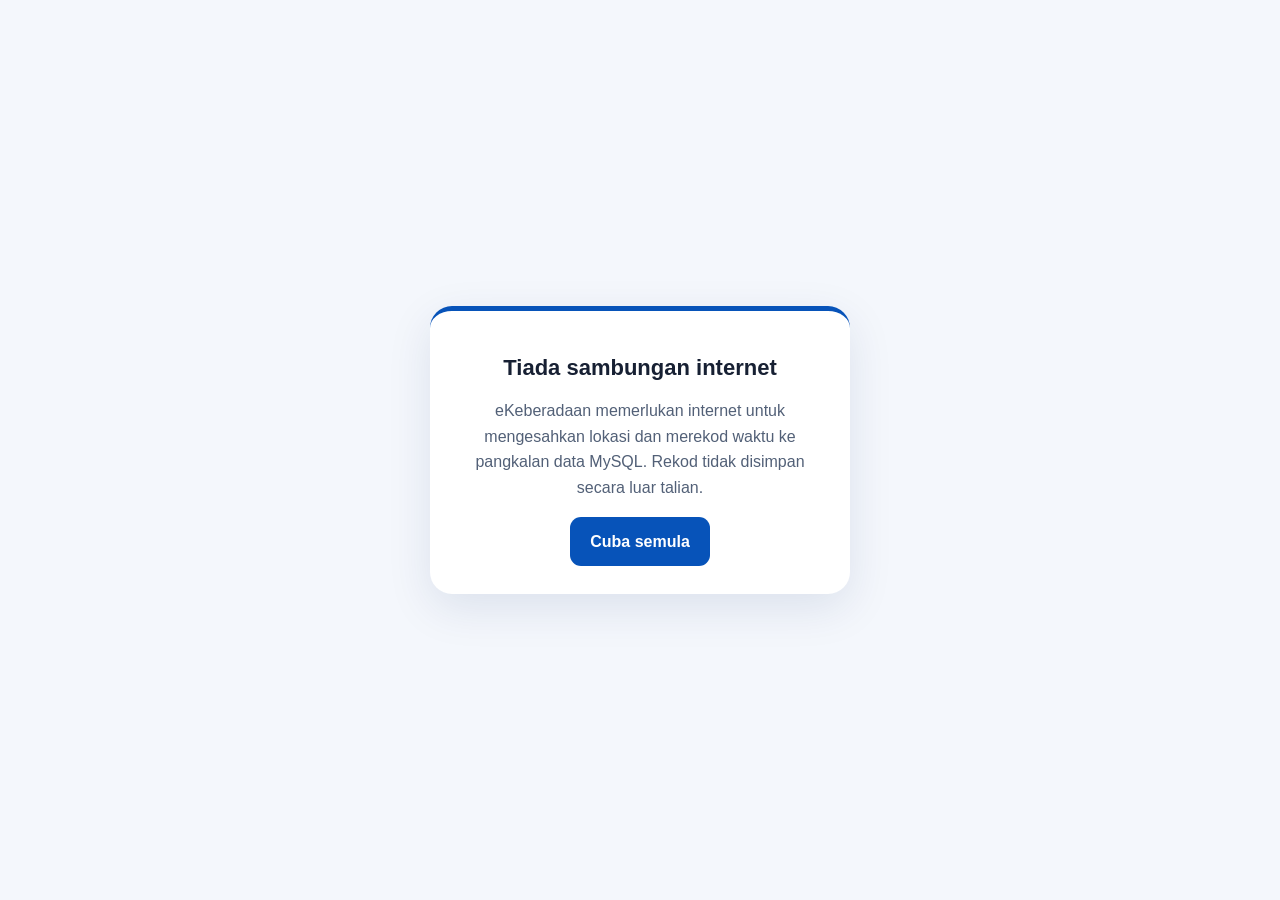
<file: offline.html>
<!doctype html>
<html lang="ms"><head><meta charset="utf-8">
<meta name="viewport" content="width=device-width,initial-scale=1,viewport-fit=cover">
<meta name="theme-color" content="#0753b9">
<title>eKeberadaan — Tiada sambungan internet</title>
<style>
*{box-sizing:border-box}body{margin:0;min-height:100vh;min-height:100dvh;
display:grid;place-items:center;background:#f4f7fc;color:#172033;
font:16px/1.6 -apple-system,BlinkMacSystemFont,Arial,sans-serif;padding:24px}
main{background:white;max-width:420px;border-radius:22px;padding:28px;
box-shadow:0 14px 45px #092a651a;text-align:center;border-top:5px solid #0753b9}
h1{font-size:22px;line-height:1.3}p{color:#526077}
a{display:inline-block;padding:12px 20px;background:#0753b9;color:white;
text-decoration:none;font-weight:700;border-radius:11px}
</style></head><body><main><h1>Tiada sambungan internet</h1>
<p>eKeberadaan memerlukan internet untuk mengesahkan lokasi dan merekod waktu
ke pangkalan data MySQL. Rekod tidak disimpan secara luar talian.</p>
<a href="./">Cuba semula</a></main></body></html>
</file>
<file: assets/app.sidebar-scroll-20261101.css>
:root{--blue:#0753b9;--blue2:#003f97;--red:#df1f2f;--red2:#b91524;--yellow:#fff200;--yellow2:#e6d900;--green:#00b866;--green2:#009652;--ink:#172033;--muted:#667085;--line:#dce3ed;--bg:#f4f7fc;--warn:#8a6500;--danger:#b91524;--side:#062b64;--side2:#041a3d;--blue-soft:#edf4ff;--red-soft:#fff0f2;--yellow-soft:#fffde3;--green-soft:#eafaf2}
  *{box-sizing:border-box}html,body{min-height:100%}body{margin:0;background:var(--bg);font:15px/1.5 Arial,Helvetica,sans-serif;color:var(--ink)}button,input,select,textarea{font:inherit}.hidden{display:none!important}.eyebrow{font-size:11px;letter-spacing:.14em;font-weight:800;color:var(--blue)}.muted{color:var(--muted)}.center{text-align:center}

  /* Real CSS-pixel viewport on iOS/Android standalone web apps. */
  html{width:100%;-webkit-text-size-adjust:100%;text-size-adjust:100%}
  body{width:100%;min-width:0;overflow-x:hidden}
  .login-page{min-height:100vh;min-height:100dvh;padding:max(20px,env(safe-area-inset-top)) 16px max(20px,env(safe-area-inset-bottom))}
  .shell,.main-area,.content,.panel{min-width:0}
  .table-wrap{max-width:100%;overflow-x:auto;-webkit-overflow-scrolling:touch}
  @media(max-width:760px){
    .topbar{padding-left:max(12px,env(safe-area-inset-left));padding-right:max(12px,env(safe-area-inset-right))}
    .content{padding-bottom:max(24px,env(safe-area-inset-bottom))}
    .login-card{max-width:100%}
    .sidebar{padding-bottom:max(18px,env(safe-area-inset-bottom))}
  }
  /* Login */
  .login-page{min-height:100vh;display:grid;place-items:center;padding:24px;background:radial-gradient(circle at 12% 8%,rgba(7,83,185,.18) 0,transparent 34%),radial-gradient(circle at 88% 90%,rgba(223,31,47,.12) 0,transparent 34%),linear-gradient(145deg,#f9fbff,#f3f6fb)}
  .login-card{width:min(440px,100%);background:#fff;border:1px solid var(--line);border-top:6px solid var(--yellow);border-radius:28px;padding:30px 32px 32px;box-shadow:0 22px 70px rgba(4,42,98,.14);text-align:center}.login-logo{width:120px;height:120px;margin:0 auto 12px}.school-logo{max-width:100%;max-height:100%;object-fit:contain}.login-card h1{margin:5px 0 8px;font-size:25px}.login-copy{color:var(--muted);margin:0 0 20px}.account-box{display:flex;text-align:left;gap:12px;align-items:center;border:1px solid var(--line);background:#f8fafc;padding:13px;border-radius:14px;margin:14px 0}.account-box.allowed{border-color:#b7e4d0;background:#f2fbf7}.account-box.denied{border-color:#f1c2bd;background:#fff6f5}.account-box small,.account-box span{display:block;color:var(--muted);font-size:12px}.account-box span{margin-top:2px;font-weight:700}.account-avatar{width:42px;height:42px;border-radius:50%;display:grid;place-items:center;background:linear-gradient(135deg,var(--blue),var(--blue2));color:#fff;font-weight:900;font-size:18px;flex:none;box-shadow:inset 0 -3px 0 rgba(0,0,0,.08)}.remember-line{display:flex;gap:10px;text-align:left;align-items:flex-start;padding:8px 2px 16px;cursor:pointer}.remember-line input{margin-top:4px}.remember-line span{display:block}.remember-line small{display:block;color:var(--muted);font-size:12px}.inline-error{background:#fff3f2;color:var(--danger);border:1px solid #f1c2bd;padding:11px;border-radius:12px;margin-top:12px;text-align:left;font-weight:700}.login-success-notice{background:#ecfdf3;color:#067647;border:1px solid #abefc6;padding:11px 13px;border-radius:12px;margin:10px 0 4px;text-align:left;font-weight:700;line-height:1.45}

  /* Shell/menu */
  .shell{min-height:100vh;display:grid;grid-template-columns:250px 1fr}.sidebar{position:sticky;top:0;height:100vh;background:linear-gradient(180deg,var(--side),var(--side2));color:#fff;padding:18px 14px;display:flex;flex-direction:column;z-index:50;border-right:3px solid var(--yellow)}.brand{display:flex;align-items:center;gap:10px;padding:4px 6px 22px;border-bottom:1px solid rgba(255,242,0,.32)}.brand .eyebrow{color:var(--yellow)}.brand-logo{width:52px;height:52px;flex:none}.brand b{font-size:14px;line-height:1.2;display:block}.menu{display:grid;gap:6px;padding:18px 0;flex:1}.menu-item{position:relative;border:0;background:transparent;color:#c7d1e2;border-radius:11px;padding:11px 12px;text-align:left;font-weight:700;cursor:pointer;display:flex;gap:11px;align-items:center;overflow:hidden}.menu-item span{width:20px;text-align:center;font-size:18px}.menu-item:hover{background:rgba(255,255,255,.08);color:#fff}.menu-item.active{background:linear-gradient(90deg,rgba(7,83,185,.95),rgba(7,83,185,.62));color:#fff;box-shadow:inset 3px 0 0 var(--yellow)}.sidebar-user{display:grid;grid-template-columns:38px 1fr 34px;gap:9px;align-items:center;padding:12px 6px 2px;border-top:1px solid rgba(255,255,255,.08)}.avatar{width:38px;height:38px;border-radius:50%;background:#fff;color:var(--blue);display:grid;place-items:center;font-weight:900}.user-meta{min-width:0}.user-meta b,.user-meta small{display:block;white-space:nowrap;overflow:hidden;text-overflow:ellipsis}.user-meta small{color:#9ca7b9;font-size:11px}.icon-btn{border:0;background:rgba(255,255,255,.09);color:#fff;width:32px;height:32px;border-radius:9px;cursor:pointer}.main-area{min-width:0}.topbar{height:70px;background:#fff;border-bottom:3px solid var(--yellow);display:flex;align-items:center;justify-content:space-between;padding:0 24px;position:sticky;top:0;z-index:30;box-shadow:0 4px 16px rgba(4,42,98,.04)}.topbar>div:first-of-type b,.topbar>div:first-of-type small{display:block}.topbar small{color:var(--muted);font-size:11px}.top-actions{display:flex;gap:9px;align-items:center}.role-chip{background:var(--blue-soft);color:var(--blue2);border:1px solid #cfe0fb;padding:6px 10px;border-radius:999px;font-size:12px;font-weight:800}.hamburger{display:none;border:0;background:#eef3fb;color:var(--ink);border-radius:10px;width:40px;height:40px;font-size:19px;cursor:pointer}.sidebar-backdrop{position:fixed;inset:0;background:rgba(0,0,0,.45);z-index:40}.content{max-width:1200px;margin:0 auto;padding:24px}.screen{animation:fade .15s ease}@keyframes fade{from{opacity:.4;transform:translateY(3px)}to{opacity:1;transform:none}}

  /* General panels */
  .panel,.welcome-card{background:#fff;border:1px solid var(--line);border-radius:20px;padding:22px;box-shadow:0 8px 30px rgba(23,32,51,.05);margin-bottom:20px}.panel-head{display:flex;justify-content:space-between;gap:14px;align-items:center;margin-bottom:18px}.panel-head.compact{margin-bottom:8px}.panel-head h2{margin:2px 0 0;font-size:22px}.error-panel{background:#fff3f2;border-color:#f4c7c3;color:var(--danger);font-weight:700}.page-heading{display:flex;justify-content:space-between;gap:16px;align-items:flex-start;margin:2px 0 20px}.page-heading h1{margin:4px 0 2px;font-size:28px}.page-heading p{margin:0;color:var(--muted)}.welcome-card{display:flex;justify-content:space-between;align-items:center;background:linear-gradient(135deg,#fff 0%,var(--blue-soft) 70%,var(--yellow-soft) 100%);border-top:4px solid var(--blue)}.welcome-card h2{margin:4px 0 2px;font-size:26px}.welcome-card p{margin:0}
  .quick-grid{display:grid;grid-template-columns:repeat(3,1fr);gap:14px;margin-bottom:20px}.quick-card{background:#fff;border:1px solid var(--line);border-radius:18px;padding:20px;text-align:left;cursor:pointer;box-shadow:0 6px 22px rgba(23,32,51,.04);transition:.15s}.quick-card:hover{transform:translateY(-2px);border-color:#a9c5ef;box-shadow:0 10px 28px rgba(7,83,185,.09)}.quick-card b,.quick-card small{display:block}.quick-card small{color:var(--muted);margin-top:3px}.quick-icon{font-size:25px;color:var(--blue);display:block;margin-bottom:12px}

  .schedule-grid,.summary-grid{display:grid;grid-template-columns:repeat(4,1fr);gap:10px}.summary-grid{grid-template-columns:repeat(5,1fr);margin-bottom:14px}.schedule-grid>div,.summary-card{border:1px solid var(--line);border-radius:14px;padding:12px;background:#fbfcfe}.schedule-grid span,.summary-card span{display:block;color:var(--muted);font-size:12px}.schedule-grid b,.summary-card strong{font-size:18px}.location-box{margin:14px 0;display:flex;align-items:center;justify-content:space-between;padding:14px;border:1px dashed #cdd6e5;border-radius:14px}.gps-dot{width:12px;height:12px;border-radius:50%;background:#b7bdc8;flex:none}.gps-dot.ok{background:var(--green)}.gps-dot.busy{background:#f4b400;box-shadow:0 0 0 6px rgba(244,180,0,.15)}
  .location-status-copy{min-width:0}.location-actions{display:flex;align-items:center;gap:10px;flex:none}.location-permission-help{margin:-5px 0 16px;padding:12px 14px;border-radius:12px;border:1px solid #f0d78a;background:#fffaf0;color:#604c24;font-size:12px;line-height:1.55}.location-permission-help b{color:#73520d}.location-permission-help p{margin:5px 0 8px}.location-permission-help>div{margin:8px 0 10px}.location-permission-help .btn{margin-top:3px;max-width:100%}.home-location-map{height:260px;margin:-2px 0 14px;border:1px solid #cbd9e9;border-radius:14px;overflow:hidden;background:#e9eef5;z-index:1}.ek-live-location-icon{background:transparent;border:0}.ek-live-location-icon span{display:block;width:22px;height:22px;border-radius:50%;background:#1677ff;border:4px solid #fff;box-shadow:0 0 0 3px rgba(22,119,255,.28),0 2px 8px rgba(0,0,0,.28)}
    .punch-times{display:grid;grid-template-columns:1fr 1fr;gap:12px;margin:14px 0}.time-card{padding:16px;border-radius:16px;background:linear-gradient(180deg,#f8fbff,#fff);border:1px solid #dce8ff}.time-card span{display:block;color:var(--muted);font-size:12px}.time-card strong{font-size:27px}.button-row{display:grid;grid-template-columns:1fr 1fr;gap:12px}.btn{border:0;border-radius:12px;padding:11px 15px;font-weight:800;cursor:pointer;font-size:14px}.btn-large{padding:14px 18px}.btn.small{padding:8px 11px}.btn:disabled{opacity:.45;cursor:not-allowed}.btn.primary{background:linear-gradient(135deg,var(--blue),var(--blue2));color:#fff;box-shadow:0 5px 14px rgba(7,83,185,.18)}.btn.primary:hover:not(:disabled){background:var(--blue2)}.btn.dark{background:#16243b;color:#fff}.btn.dark:hover:not(:disabled){background:#0e1929}.btn.ghost{background:var(--blue-soft);color:var(--blue2);border:1px solid #d6e4f8}#btnOut{background:linear-gradient(135deg,var(--red),var(--red2));color:#fff;box-shadow:0 5px 14px rgba(223,31,47,.17)}#btnOut:hover:not(:disabled){background:var(--red2)}.tiny{font-size:12px;color:var(--muted);margin:12px 0 0}
  .badge{display:inline-flex;padding:6px 10px;border-radius:999px;font-weight:800;font-size:12px;white-space:nowrap}.badge.neutral{background:#eef1f5;color:#596273}.badge.hadir{background:var(--green-soft);color:#087345;border:1px solid #bdebd4}.badge.lewat{background:var(--yellow-soft);color:#735d00;border:1px solid #eee49a}.badge.absent{background:var(--red-soft);color:#a41927;border:1px solid #f2c3c9}

  /* Admin */
  .tabs{display:flex;gap:8px;border-bottom:1px solid var(--line);margin-bottom:16px;overflow:auto}.tab{border:0;background:transparent;padding:10px 12px;cursor:pointer;font-weight:800;color:var(--muted);border-bottom:3px solid transparent;white-space:nowrap}.tab.active{color:var(--blue);border-bottom-color:var(--blue)}.toolbar{display:flex;justify-content:space-between;align-items:end;gap:12px;margin-bottom:14px;flex-wrap:wrap}.toolbar label,.form-grid label,.modal-card label{font-weight:700;font-size:13px;color:#40495b}.toolbar input,.form-grid input,.form-grid select,.modal-card input,.modal-card select,.modal-card textarea{display:block;width:100%;margin-top:5px;border:1px solid #cfd6e2;border-radius:10px;padding:10px;background:#fff;color:var(--ink)}
  .table-wrap{overflow:auto;border:1px solid var(--line);border-radius:14px}table{border-collapse:collapse;width:100%;min-width:700px}th,td{padding:11px 12px;border-bottom:1px solid var(--line);text-align:left;vertical-align:top}th{font-size:12px;text-transform:uppercase;letter-spacing:.04em;background:var(--blue-soft);color:#38506f}tr:last-child td{border-bottom:0}.action-link{border:0;background:none;color:var(--blue);font-weight:800;cursor:pointer;padding:0}.form-grid{display:grid;grid-template-columns:1fr 1fr;gap:14px}.span-2{grid-column:span 2}.check-line{display:flex!important;align-items:center;gap:8px}.check-line input{width:auto!important;margin:0!important}

  /* Modal/toast */
  .modal{position:fixed;inset:0;background:rgba(9,18,33,.55);display:grid;place-items:center;padding:16px;z-index:100}.modal-card{position:relative;width:min(620px,100%);max-height:90vh;overflow:auto;background:#fff;border-radius:18px;padding:22px;box-shadow:0 20px 70px rgba(0,0,0,.25)}.modal-card h3{margin-top:0}.modal-close{position:absolute;right:12px;top:8px;border:0;background:none;font-size:28px;cursor:pointer;color:#596273}.modal-grid{display:grid;grid-template-columns:1fr 1fr;gap:12px}.toast{position:fixed;left:50%;bottom:24px;transform:translateX(-50%);background:#172033;color:#fff;border-radius:999px;padding:10px 16px;z-index:120;box-shadow:0 10px 30px rgba(0,0,0,.2);max-width:90vw;text-align:center}

  @media(max-width:900px){.summary-grid{grid-template-columns:repeat(3,1fr)}.quick-grid{grid-template-columns:1fr 1fr}}
  @media(max-width:760px){.location-box{align-items:flex-start;gap:12px}.location-actions{flex-direction:column-reverse;align-items:flex-end}.home-location-map{height:230px}.shell{display:block}.sidebar{position:fixed;left:-270px;width:250px;transition:.2s}.sidebar.open{left:0}.hamburger{display:block}.topbar{padding:0 12px;gap:10px;justify-content:flex-start}.topbar>div:first-of-type{flex:1}.top-actions .role-chip{display:none}.content{padding:14px}.panel,.welcome-card{padding:16px;border-radius:16px}.quick-grid{grid-template-columns:1fr}.schedule-grid,.summary-grid{grid-template-columns:1fr 1fr}.button-row{grid-template-columns:1fr}.form-grid,.modal-grid{grid-template-columns:1fr}.span-2{grid-column:auto}.page-heading{align-items:center}.page-heading h1{font-size:24px}.login-card{padding:24px 18px}.login-logo{width:105px;height:105px}}
  @media(max-width:440px){.location-box{flex-direction:column}.location-actions{width:100%;flex-direction:row;justify-content:space-between}.location-actions{flex-wrap:wrap}.location-actions .btn{flex:1;min-width:125px}.home-location-map{height:210px}.summary-grid{grid-template-columns:1fr 1fr}.welcome-card{align-items:flex-start;gap:12px}.top-actions .small{display:none}.punch-times{gap:8px}.time-card strong{font-size:23px}}

  /* Punch card fizikal digital */
  .punchcard-page-heading{align-items:end}.punchcard-actions{display:flex;gap:8px;align-items:end;flex-wrap:wrap}.month-picker{font-size:12px;font-weight:800;color:#485267}.month-picker input{display:block;margin-top:4px;border:1px solid #cfd6e2;border-radius:10px;padding:9px 10px;background:#fff}.card-side-switch{display:flex;justify-content:center;gap:6px;margin:-4px 0 12px}.card-side-btn{border:1px solid #c7ced8;background:#fff;color:#40494d;padding:8px 18px;border-radius:999px;font-weight:800;cursor:pointer}.card-side-btn.active{background:var(--blue2);color:#fff;border-color:var(--blue2);box-shadow:inset 0 -3px 0 var(--yellow)}
  .physical-card{--pc-paper:#e4efc4;--pc-ink:#313d38;--pc-line:#68776d;width:min(560px,100%);margin:0 auto 18px;background:linear-gradient(100deg,rgba(255,255,255,.12),transparent 22%,rgba(255,255,255,.07) 55%,transparent),var(--pc-paper);color:var(--pc-ink);border:1px solid #c6d1aa;border-radius:4px;box-shadow:0 16px 40px rgba(41,53,45,.18);overflow:hidden;font-family:Arial,Helvetica,sans-serif}.pc-topline{height:82px;padding:14px 26px 0;display:flex;justify-content:space-between;align-items:flex-start}.pc-government{font-size:12px;font-weight:900;letter-spacing:.02em}.pc-number{display:grid;grid-template-columns:auto auto;column-gap:10px;align-items:end}.pc-number strong{font:700 42px/1 Georgia,serif}.pc-number span{font-size:11px;font-weight:900;padding-bottom:3px}.pc-emblem-wrap{height:54px;display:grid;place-items:center;margin-top:-36px;pointer-events:none}.pc-emblem{width:72px;height:58px;filter:grayscale(.25) contrast(.85);opacity:.82}.pc-emblem .school-logo{width:100%;height:100%;object-fit:contain}.pc-info-row{min-height:42px;border-bottom:2px solid var(--pc-line);display:grid;grid-template-columns:95px 1fr;align-items:end;padding:5px 22px 6px;font-size:12px}.pc-info-row span{font-weight:900}.pc-info-row strong{min-width:0;font-size:12px;overflow:hidden;text-overflow:ellipsis;white-space:nowrap}.pc-title-row{min-height:78px;border-bottom:1px solid var(--pc-line);display:flex;justify-content:space-between;align-items:end;padding:12px 20px 7px}.pc-title-row>div strong{display:block;text-align:center;font-size:13px;margin-left:80px}.pc-title-row>div span{display:block;font-size:12px;margin-top:8px}.pc-title-row>b{font-size:13px;padding-bottom:1px}.pc-loading{padding:9px 14px;text-align:center;font-size:12px;font-weight:800;background:rgba(255,255,255,.28)}.pc-table-wrap{overflow-x:auto}.pc-table{width:100%;min-width:510px;border-collapse:collapse;table-layout:fixed;background:transparent}.pc-table th,.pc-table td{border-right:1px solid var(--pc-line);border-bottom:1px solid var(--pc-line);padding:0;text-align:center;color:var(--pc-ink);background:transparent}.pc-table th:last-child,.pc-table td:last-child{border-right:0}.pc-table thead th{height:30px;font-size:9px;letter-spacing:0;background:transparent;text-transform:uppercase;font-weight:800}.pc-table thead tr:first-child th{height:24px}.pc-date-col{width:36px;writing-mode:vertical-rl;transform:rotate(180deg)}.pc-note-col{width:128px}.pc-sign-col{width:47px}.pc-table tbody td{height:27px;font-size:11px}.pc-table .pc-day{font-weight:700;font-size:12px}.pc-table .pc-statement{text-align:left;padding:0 5px;font-size:9px;font-weight:800;white-space:nowrap;overflow:hidden;text-overflow:ellipsis}.pc-row-lewat .pc-statement{background:rgba(241,184,35,.18)}.pc-row-weekend td{background:rgba(91,107,119,.10)!important}.pc-row-weekend .pc-day{font-weight:900;color:#4d5b63}.pc-weekend-full{height:27px!important;padding:0 8px!important;text-align:center!important;font-size:10px!important;font-weight:900!important;letter-spacing:.12em;color:#4d5b63!important}.pc-weekend-full span{display:inline-block}.pc-row-absent td{background:rgba(198,65,55,.13)!important}.pc-row-absent .pc-day{font-weight:900;color:#8f211b}.pc-absence-full{height:27px!important;padding:0 8px!important;text-align:center!important;font-size:10px!important;font-weight:900!important;letter-spacing:.02em;color:#7d1d18!important;white-space:nowrap;overflow:hidden;text-overflow:ellipsis}.pc-absence-label{display:inline-block;font-weight:900}.pc-absence-reason{display:inline-block;margin-left:8px;font-weight:800}.pc-absence-reason:before{content:'—';margin-right:8px;opacity:.72}.pc-row-hadir td:nth-child(2){font-weight:400}.pc-sign{font-family:cursive}.pc-empty,.pc-error{height:60px!important;padding:12px!important;text-align:center!important}.pc-error{color:#9c1b12!important}.pc-warning{text-align:center;padding:12px 26px 20px;font-size:10px;line-height:1.25}.pc-warning strong{text-decoration:underline;font-size:11px}.pc-warning p{margin:3px 0 0;text-align:left}.pc-legend{width:min(560px,100%);margin:0 auto 24px;display:flex;gap:12px;align-items:center;flex-wrap:wrap;color:var(--muted);font-size:11px}.pc-legend>span{display:flex;gap:5px;align-items:center}.pc-legend small{flex-basis:100%}.legend-dot{width:9px;height:9px;border-radius:50%;display:inline-block}.legend-dot.hadir{background:#49a36f}.legend-dot.lewat{background:#d2a33b}.legend-dot.absent{background:#c95e54}

  @media(max-width:760px){.punchcard-page-heading{align-items:flex-start;display:block}.punchcard-actions{margin-top:12px}.physical-card{width:100%}.pc-topline{padding-left:18px;padding-right:18px}.pc-info-row{padding-left:14px;padding-right:14px}.pc-title-row{padding-left:14px;padding-right:14px}.pc-title-row>div strong{margin-left:55px}}
  @media(max-width:520px){.punchcard-actions .btn{flex:1}.month-picker{width:100%}.month-picker input{width:100%}.physical-card{border-radius:2px}.pc-table-wrap{overflow-x:auto}.pc-warning{padding-left:16px;padding-right:16px}}

  /* Tema sekolah: biru + merah sebagai warna utama, kuning sebagai aksen, hijau untuk status berjaya */
  .panel{border-top-color:#cbd9ec}.panel:focus-within{border-color:#b8cbea}.eyebrow{color:var(--blue2)}
  .page-heading h1{color:#10213b}.quick-card:nth-child(2) .quick-icon{color:var(--red)}.quick-card:nth-child(3) .quick-icon{color:var(--green2)}
  .location-box{background:linear-gradient(90deg,#fff,var(--blue-soft));border-color:#b9cae2}.gps-dot.ok{box-shadow:0 0 0 5px rgba(0,184,102,.12)}
  .time-card:first-child{border-top:4px solid var(--blue)}.time-card:last-child{border-top:4px solid var(--red)}
  .tabs{border-bottom-color:#cfd9e8}.tab.active{color:var(--blue2);border-bottom-color:var(--yellow);background:linear-gradient(180deg,transparent,var(--blue-soft))}
  .action-link{color:var(--blue2)}.toast{background:linear-gradient(135deg,var(--side),var(--blue2));border:1px solid rgba(255,242,0,.28)}
  .pc-legend{border-left:4px solid var(--yellow);padding-left:10px}

  @media print{
    body{background:#fff!important}.sidebar,.topbar,.punchcard-page-heading,.card-side-switch,.pc-legend,#errorPanel,.toast,.modal{display:none!important}.shell{display:block!important}.main-area,.content{padding:0!important;margin:0!important;max-width:none!important}.screen{display:none!important}#screen-mycard{display:block!important}.physical-card{width:86mm!important;min-height:190mm!important;margin:8mm auto 0!important;box-shadow:none!important;border:1px solid #89927b!important;-webkit-print-color-adjust:exact;print-color-adjust:exact}.pc-table tbody td{height:8.4mm!important}.pc-warning{padding-top:5mm!important}.pc-emblem{filter:grayscale(.25) contrast(.85)!important}}


  /* Dedicated one-page punch-card print spread.
     Physical size per card: 85mm × 192mm. */
  .punch-card-print-pages{display:none}

  @page{size:A4 portrait;margin:0}
  @media print{
    html,body{
      width:210mm!important;
      height:297mm!important;
      margin:0!important;
      padding:0!important;
      background:#fff!important;
    }
    body>*:not(#punchCardPrintPages){display:none!important}
    #punchCardPrintPages{
      display:block!important;
      width:210mm!important;
      height:297mm!important;
      margin:0!important;
      padding:0!important;
      background:#fff!important;
    }

    .punch-card-print-page.punch-card-print-spread{
      width:210mm!important;
      height:297mm!important;
      margin:0!important;
      padding:12mm 16mm 0!important;
      display:flex!important;
      flex-direction:row!important;
      align-items:flex-start!important;
      justify-content:center!important;
      gap:8mm!important;
      box-sizing:border-box!important;
      overflow:hidden!important;
      break-after:auto!important;
      page-break-after:auto!important;
    }
    .punch-card-print-slot{
      width:85mm!important;
      height:192mm!important;
      flex:0 0 85mm!important;
      margin:0!important;
      padding:0!important;
      overflow:hidden!important;
      box-sizing:border-box!important;
    }
    .punch-card-print-page .physical-card{
      --pc-print-row:8mm;
      width:85mm!important;
      height:192mm!important;
      min-width:85mm!important;
      max-width:85mm!important;
      min-height:192mm!important;
      max-height:192mm!important;
      margin:0!important;
      border:.3mm solid #738074!important;
      border-radius:0!important;
      box-shadow:none!important;
      display:flex!important;
      flex-direction:column!important;
      box-sizing:border-box!important;
      overflow:hidden!important;
      -webkit-print-color-adjust:exact!important;
      print-color-adjust:exact!important;
    }

    /* Header kad: ruang tetap supaya kedua-dua kad sentiasa sejajar. */
    .punch-card-print-page .pc-topline{
      flex:0 0 12.5mm!important;
      height:12.5mm!important;
      padding:2.2mm 3.6mm 0!important;
      box-sizing:border-box!important;
    }
    .punch-card-print-page .pc-government{
      font-size:5.8pt!important;
      line-height:1!important;
      letter-spacing:0!important;
    }
    .punch-card-print-page .pc-number{
      column-gap:1.4mm!important;
      align-items:start!important;
    }
    .punch-card-print-page .pc-number strong{
      font-size:18pt!important;
      line-height:.9!important;
    }
    .punch-card-print-page .pc-number span{
      font-size:4.7pt!important;
      line-height:1!important;
      padding-bottom:0!important;
      align-self:center!important;
    }
    .punch-card-print-page .pc-emblem-wrap{
      flex:0 0 6.5mm!important;
      height:6.5mm!important;
      margin-top:-3.8mm!important;
    }
    .punch-card-print-page .pc-emblem{
      width:10mm!important;
      height:8mm!important;
      filter:grayscale(.2) contrast(.95)!important;
      opacity:.9!important;
    }
    .punch-card-print-page .pc-info-row{
      flex:0 0 7mm!important;
      min-height:7mm!important;
      height:7mm!important;
      padding:.9mm 3mm 1mm!important;
      grid-template-columns:15.5mm 1fr!important;
      align-items:center!important;
      border-bottom:.3mm solid var(--pc-line)!important;
      box-sizing:border-box!important;
      font-size:5.3pt!important;
      line-height:1!important;
    }
    .punch-card-print-page .pc-info-row span{font-size:5.2pt!important}
    .punch-card-print-page .pc-info-row strong{
      min-width:0!important;
      font-size:5.25pt!important;
      line-height:1!important;
      white-space:nowrap!important;
      overflow:hidden!important;
      text-overflow:ellipsis!important;
    }
    .punch-card-print-page .pc-title-row{
      flex:0 0 10.5mm!important;
      min-height:10.5mm!important;
      height:10.5mm!important;
      padding:1.2mm 3mm .9mm!important;
      align-items:center!important;
      box-sizing:border-box!important;
    }
    .punch-card-print-page .pc-title-row>div strong{
      margin-left:10mm!important;
      font-size:5.8pt!important;
      line-height:1!important;
    }
    .punch-card-print-page .pc-title-row>div span{
      margin-top:1.1mm!important;
      font-size:5pt!important;
      line-height:1!important;
    }
    .punch-card-print-page .pc-title-row>b{
      font-size:5.7pt!important;
      line-height:1!important;
      white-space:nowrap!important;
    }

    /* Grid tidak lagi meregang mengikut teks kenyataan. */
    .punch-card-print-page .pc-table-wrap{
      flex:1 1 auto!important;
      min-height:0!important;
      overflow:hidden!important;
      display:flex!important;
      align-items:flex-start!important;
    }
    .punch-card-print-page .pc-table{
      width:100%!important;
      min-width:0!important;
      height:auto!important;
      table-layout:fixed!important;
      border-collapse:collapse!important;
      align-self:flex-start!important;
    }
    .punch-card-print-page .pc-table th,
    .punch-card-print-page .pc-table td{
      padding:0!important;
      box-sizing:border-box!important;
      vertical-align:middle!important;
      border-right:.22mm solid var(--pc-line)!important;
      border-bottom:.22mm solid var(--pc-line)!important;
      overflow:hidden!important;
    }
    .punch-card-print-page .pc-table th:last-child,
    .punch-card-print-page .pc-table td:last-child{border-right:0!important}
    .punch-card-print-page .pc-table thead tr:first-child th{
      height:3.7mm!important;
      min-height:3.7mm!important;
    }
    .punch-card-print-page .pc-table thead tr:last-child th{
      height:4.2mm!important;
      min-height:4.2mm!important;
    }
    .punch-card-print-page .pc-table thead th{
      font-size:4.3pt!important;
      line-height:1!important;
      letter-spacing:0!important;
    }
    .punch-card-print-page .pc-date-col{width:5.4mm!important}
    .punch-card-print-page .pc-note-col{width:19mm!important}
    .punch-card-print-page .pc-sign-col{width:7mm!important}

    .punch-card-print-page .pc-table tbody tr,
    .punch-card-print-page .pc-table tbody td{
      height:var(--pc-print-row)!important;
      min-height:var(--pc-print-row)!important;
      max-height:var(--pc-print-row)!important;
    }
    .punch-card-print-page .pc-table tbody td{
      font-size:5.1pt!important;
      line-height:1.05!important;
    }
    .punch-card-print-page .pc-table .pc-day{
      font-size:5.2pt!important;
      font-weight:800!important;
    }
    .punch-card-print-page .pc-table .pc-statement{
      padding:.45mm .7mm!important;
      text-align:left!important;
      font-size:4.05pt!important;
      line-height:1.08!important;
      white-space:normal!important;
      overflow:hidden!important;
      overflow-wrap:anywhere!important;
      word-break:normal!important;
    }
    .punch-card-print-page .pc-sign{
      padding:0 .4mm!important;
      font-size:4pt!important;
      line-height:1!important;
      white-space:nowrap!important;
      overflow:hidden!important;
      text-overflow:clip!important;
    }

    /* Weekend/cuti/tidak hadir kekal satu row penuh dan tidak mengubah tinggi grid. */
    .punch-card-print-page .pc-weekend-full,
    .punch-card-print-page .pc-absence-full,
    .punch-card-print-page .pc-holiday-full{
      height:var(--pc-print-row)!important;
      min-height:var(--pc-print-row)!important;
      max-height:var(--pc-print-row)!important;
      padding:0 1.2mm!important;
      text-align:center!important;
      font-size:4.35pt!important;
      line-height:1!important;
      letter-spacing:0!important;
      white-space:nowrap!important;
      overflow:hidden!important;
      text-overflow:ellipsis!important;
    }
    .punch-card-print-page .pc-absence-label,
    .punch-card-print-page .pc-holiday-label{font-weight:900!important}
    .punch-card-print-page .pc-absence-reason,
    .punch-card-print-page .pc-holiday-reason{
      margin-left:1mm!important;
      font-weight:800!important;
    }
    .punch-card-print-page .pc-absence-reason:before,
    .punch-card-print-page .pc-holiday-reason:before{
      content:'—';
      margin-right:1mm!important;
      opacity:.72;
    }

    /* Footer dikunci di bawah kad; ruang kosong yang tinggal tidak mengubah row. */
    .punch-card-print-page .pc-warning{
      flex:0 0 9.5mm!important;
      min-height:9.5mm!important;
      height:9.5mm!important;
      padding:1.1mm 3mm 1.2mm!important;
      margin:0!important;
      box-sizing:border-box!important;
      font-size:4pt!important;
      line-height:1.08!important;
      overflow:hidden!important;
    }
    .punch-card-print-page .pc-warning strong{
      font-size:4.3pt!important;
      line-height:1!important;
    }
    .punch-card-print-page .pc-warning p{
      margin:.35mm 0 0!important;
      line-height:1.08!important;
    }
  }

  /* =========================================================
     v5 — Visual refresh berinspirasikan warna logo sekolah
     ========================================================= */
  body{
    background:
      radial-gradient(circle at 82% 7%,rgba(7,83,185,.13) 0,rgba(7,83,185,0) 27rem),
      radial-gradient(circle at 92% 74%,rgba(223,31,47,.08) 0,rgba(223,31,47,0) 25rem),
      radial-gradient(circle at 38% 105%,rgba(255,242,0,.12) 0,rgba(255,242,0,0) 24rem),
      linear-gradient(145deg,#f8fbff 0%,#eef4fd 48%,#fffdf2 100%);
    background-attachment:fixed;
  }

  /* Login: lebih beridentiti, tetapi masih formal */
  .login-page{
    position:relative;
    overflow:hidden;
    isolation:isolate;
    background:
      radial-gradient(circle at 18% 12%,rgba(7,83,185,.26) 0,transparent 30rem),
      radial-gradient(circle at 91% 83%,rgba(223,31,47,.18) 0,transparent 29rem),
      linear-gradient(145deg,#f8fbff 0%,#edf4ff 52%,#fffceb 100%);
  }
  .login-page::before,
  .login-page::after{
    content:"";
    position:absolute;
    z-index:-1;
    pointer-events:none;
  }
  .login-page::before{
    width:520px;height:520px;
    left:-235px;bottom:-235px;
    border:76px solid rgba(7,83,185,.08);
    border-radius:32%;
    transform:rotate(28deg);
    box-shadow:0 0 0 28px rgba(255,242,0,.035);
  }
  .login-page::after{
    width:460px;height:170px;
    right:-100px;top:62px;
    background:linear-gradient(90deg,rgba(223,31,47,.12),rgba(255,242,0,.13),rgba(7,83,185,.10));
    clip-path:polygon(10% 0,100% 20%,90% 100%,0 78%);
    transform:rotate(-8deg);
    filter:blur(.2px);
  }
  .login-card{
    position:relative;
    overflow:hidden;
    background:rgba(255,255,255,.91);
    border:1px solid rgba(255,255,255,.76);
    border-top:0;
    box-shadow:
      0 28px 80px rgba(2,35,82,.18),
      0 2px 0 rgba(255,255,255,.9) inset;
    backdrop-filter:blur(18px);
    -webkit-backdrop-filter:blur(18px);
  }
  .login-card::before{
    content:"";
    position:absolute;left:0;right:0;top:0;height:7px;
    background:linear-gradient(90deg,var(--blue) 0 38%,var(--yellow) 38% 62%,var(--red) 62% 100%);
  }
  .login-logo{
    filter:drop-shadow(0 12px 16px rgba(4,42,98,.12));
  }
  .login-card h1{
    color:#082452;
    letter-spacing:-.025em;
  }
  .account-box{
    background:linear-gradient(135deg,rgba(246,249,255,.96),rgba(255,255,255,.95));
    box-shadow:0 6px 18px rgba(4,42,98,.05);
  }


  /* v7 — public Web App + explicit Google account chooser */
  .google-login-btn{
    width:100%;min-height:52px;display:flex;align-items:center;justify-content:center;gap:12px;
    padding:12px 18px;border-radius:14px;border:1px solid #cfd7e6;background:#fff;color:#182433;
    font-weight:800;font-size:15px;text-decoration:none;box-shadow:0 8px 22px rgba(4,42,98,.08);
    transition:transform .16s ease,box-shadow .16s ease,border-color .16s ease,background .16s ease;
  }
  .google-login-btn:hover{
    transform:translateY(-1px);border-color:#9fb5d6;background:#fbfdff;box-shadow:0 12px 30px rgba(4,42,98,.12);
  }
  .google-login-btn:active{transform:translateY(0)}
  .google-login-btn.disabled{opacity:.52;cursor:not-allowed;box-shadow:none}
  .google-login-btn.disabled:hover{transform:none;border-color:#cfd7e6;background:#fff}
  .google-g{
    width:30px;height:30px;border-radius:50%;display:grid;place-items:center;background:#fff;
    border:1px solid #e3e7ee;font-size:20px;font-family:Arial,sans-serif;font-weight:900;line-height:1;
    background-image:conic-gradient(from -40deg,#4285f4 0 25%,#34a853 25% 45%,#fbbc05 45% 66%,#ea4335 66% 82%,#4285f4 82% 100%);
    -webkit-background-clip:text;background-clip:text;color:transparent;
  }
  .google-avatar{
    background:#fff!important;color:#1a73e8!important;border:1px solid #d9e2f0;
    box-shadow:0 4px 12px rgba(4,42,98,.08)!important;
  }
  .google-ready{border-color:#bcd0ee!important;background:linear-gradient(135deg,#f7faff,#fff)!important}
  .google-ready span{color:#0753b9!important}

  /* Latar aplikasi: motif geometri halus */
  .main-area{
    position:relative;
    min-height:100vh;
    overflow:hidden;
    background:
      linear-gradient(rgba(7,83,185,.022) 1px,transparent 1px),
      linear-gradient(90deg,rgba(7,83,185,.022) 1px,transparent 1px);
    background-size:34px 34px;
  }
  .main-area::before{
    content:"";
    position:fixed;
    width:520px;height:520px;
    right:-250px;top:150px;
    border:68px solid rgba(7,83,185,.035);
    border-radius:30%;
    transform:rotate(36deg);
    pointer-events:none;
    z-index:0;
  }
  .main-area::after{
    content:"";
    position:fixed;
    width:390px;height:390px;
    right:9%;bottom:-245px;
    border-radius:50%;
    background:
      radial-gradient(circle,rgba(255,242,0,.10) 0 34%,transparent 35%),
      conic-gradient(from 20deg,rgba(223,31,47,.06),rgba(7,83,185,.07),rgba(0,184,102,.05),rgba(223,31,47,.06));
    pointer-events:none;
    z-index:0;
  }
  .content{position:relative;z-index:1}

  .sidebar{
    background:
      radial-gradient(circle at 18% 4%,rgba(31,111,230,.34),transparent 16rem),
      linear-gradient(180deg,#073b83 0%,#062b64 42%,#041a3d 100%);
    box-shadow:14px 0 40px rgba(3,30,69,.09);
  }
  .sidebar::before{
    content:"";
    position:absolute;inset:0;
    pointer-events:none;
    opacity:.16;
    background:
      linear-gradient(135deg,transparent 0 48%,rgba(255,255,255,.08) 49% 50%,transparent 51% 100%);
    background-size:46px 46px;
  }
  .brand,.menu,.sidebar-user{position:relative;z-index:1}
  .brand-logo{filter:drop-shadow(0 7px 11px rgba(0,0,0,.22))}
  .menu-item{
    transition:transform .16s ease,background .16s ease,color .16s ease,box-shadow .16s ease;
  }
  .menu-item:hover{transform:translateX(2px)}
  .menu-item.active{
    background:linear-gradient(100deg,rgba(18,104,224,.98),rgba(7,83,185,.56));
    box-shadow:
      inset 4px 0 0 var(--yellow),
      0 8px 20px rgba(0,0,0,.12);
  }

  .topbar{
    background:rgba(255,255,255,.88);
    border-bottom:1px solid rgba(196,211,232,.82);
    box-shadow:0 8px 30px rgba(4,42,98,.065);
    backdrop-filter:blur(16px);
    -webkit-backdrop-filter:blur(16px);
  }
  .topbar::after{
    content:"";
    position:absolute;left:0;right:0;bottom:-1px;height:3px;
    background:linear-gradient(90deg,var(--blue) 0 36%,var(--yellow) 36% 64%,var(--red) 64% 100%);
    opacity:.84;
  }

  /* Kad utama */
  .panel,.welcome-card,.quick-card{
    border-color:rgba(194,209,230,.72);
    background:rgba(255,255,255,.89);
    box-shadow:
      0 16px 42px rgba(16,49,92,.075),
      0 1px 0 rgba(255,255,255,.9) inset;
    backdrop-filter:blur(12px);
    -webkit-backdrop-filter:blur(12px);
  }
  .panel{position:relative;overflow:hidden}
  .panel::before{
    content:"";
    position:absolute;left:0;top:0;bottom:0;width:4px;
    background:linear-gradient(180deg,var(--blue),rgba(7,83,185,.18));
    opacity:.72;
  }
  .welcome-card{
    position:relative;
    overflow:hidden;
    border-top:0;
    background:
      radial-gradient(circle at 90% 30%,rgba(255,242,0,.24),transparent 12rem),
      radial-gradient(circle at 78% 85%,rgba(223,31,47,.10),transparent 13rem),
      linear-gradient(120deg,rgba(255,255,255,.98),rgba(236,244,255,.96));
  }
  .welcome-card::before{
    content:"";
    position:absolute;left:0;top:0;bottom:0;width:7px;
    background:linear-gradient(180deg,var(--blue) 0 44%,var(--yellow) 44% 67%,var(--red) 67%);
  }
  .welcome-card::after{
    content:"";
    position:absolute;
    width:190px;height:190px;
    right:-75px;top:-100px;
    border:34px solid rgba(7,83,185,.055);
    border-radius:32%;
    transform:rotate(28deg);
    pointer-events:none;
  }
  .welcome-card>*{position:relative;z-index:1}
  .welcome-card h2{color:#082452}

  .quick-card{
    position:relative;
    overflow:hidden;
    transition:transform .18s ease,box-shadow .18s ease,border-color .18s ease;
  }
  .quick-card::after{
    content:"";
    position:absolute;left:0;right:0;bottom:0;height:3px;
    background:var(--blue);
    opacity:.84;
  }
  .quick-card:nth-child(2)::after{background:var(--red)}
  .quick-card:nth-child(3)::after{background:var(--green)}
  .quick-card:hover{
    transform:translateY(-4px);
    box-shadow:0 20px 42px rgba(7,83,185,.13);
  }
  .quick-icon{
    width:43px;height:43px;
    display:grid;place-items:center;
    border-radius:13px;
    background:var(--blue-soft);
    box-shadow:inset 0 0 0 1px rgba(7,83,185,.07);
  }
  .quick-card:nth-child(2) .quick-icon{background:var(--red-soft)}
  .quick-card:nth-child(3) .quick-icon{background:var(--green-soft)}

  .schedule-grid>div,.summary-card{
    background:linear-gradient(145deg,rgba(255,255,255,.98),rgba(246,249,254,.96));
    border-color:#d4dfed;
    box-shadow:0 7px 18px rgba(27,55,94,.04);
  }
  .summary-card:nth-child(1){border-top:3px solid var(--blue)}
  .summary-card:nth-child(2){border-top:3px solid var(--green)}
  .summary-card:nth-child(3){border-top:3px solid var(--yellow2)}
  .summary-card:nth-child(4){border-top:3px solid var(--red)}
  .summary-card:nth-child(5){border-top:3px solid #8895aa}

  .location-box{
    background:
      radial-gradient(circle at 96% 50%,rgba(7,83,185,.08),transparent 11rem),
      linear-gradient(90deg,rgba(255,255,255,.98),rgba(238,245,255,.96));
    border-style:solid;
    box-shadow:0 8px 22px rgba(7,83,185,.05);
  }
  .time-card{
    background:linear-gradient(160deg,#fff,#f5f9ff);
    box-shadow:0 9px 24px rgba(7,83,185,.055);
  }

  /* Butang lebih jelas */
  .btn{
    transition:transform .14s ease,box-shadow .14s ease,filter .14s ease;
  }
  .btn:hover:not(:disabled){transform:translateY(-1px)}
  .btn.primary{
    background:linear-gradient(135deg,#1267d8,var(--blue2));
    box-shadow:0 9px 22px rgba(7,83,185,.23);
  }
  .btn.ghost{
    background:rgba(239,245,255,.88);
    border-color:#c8d9f0;
    box-shadow:0 5px 14px rgba(7,83,185,.055);
  }
  #btnOut{
    box-shadow:0 9px 22px rgba(223,31,47,.20);
  }

  /* Pentadbir / jadual */
  .toolbar-actions{display:flex;gap:8px;flex-wrap:wrap}
  .table-wrap{
    background:rgba(255,255,255,.82);
    border-color:#d4dfed;
    box-shadow:0 8px 22px rgba(20,48,88,.035);
  }
  th{
    background:linear-gradient(180deg,#edf4ff,#e8f0fb);
    color:#28496f;
  }
  tbody tr{transition:background .12s ease}
  tbody tr:hover{background:rgba(7,83,185,.028)}
  .tabs{
    padding:3px 4px 0;
    border-radius:12px 12px 0 0;
    background:linear-gradient(180deg,rgba(239,245,255,.78),rgba(255,255,255,.25));
  }
  .tab.active{
    color:#073f91;
    background:#fff;
    border-bottom-color:var(--yellow);
    box-shadow:0 -1px 0 #dce6f3 inset;
  }
  .toolbar input,.form-grid input,.form-grid select,.modal-card input,.modal-card select,.modal-card textarea{
    background:rgba(255,255,255,.96);
    border-color:#c8d5e6;
    box-shadow:0 2px 0 rgba(4,42,98,.018) inset;
    transition:border-color .15s ease,box-shadow .15s ease;
  }
  .toolbar input:focus,.form-grid input:focus,.form-grid select:focus,.modal-card input:focus,.modal-card select:focus,.modal-card textarea:focus{
    outline:none;
    border-color:#75a9eb;
    box-shadow:0 0 0 4px rgba(7,83,185,.09);
  }

  .modal{
    background:
      radial-gradient(circle at 50% 18%,rgba(7,83,185,.12),transparent 26rem),
      rgba(5,18,38,.62);
    backdrop-filter:blur(5px);
    -webkit-backdrop-filter:blur(5px);
  }
  .modal-card{
    border:1px solid rgba(255,255,255,.8);
    box-shadow:0 28px 90px rgba(0,0,0,.28);
  }

  /* Punch card kekal gaya kad kerajaan; hanya ruang sekeliling diperkemas */
  #screen-mycard .physical-card{
    box-shadow:
      0 24px 55px rgba(39,57,45,.18),
      0 0 0 8px rgba(255,255,255,.44);
  }
  .card-side-btn{
    box-shadow:0 5px 14px rgba(24,48,82,.06);
  }

  @media(max-width:760px){
    .main-area::before{right:-350px;top:190px}
    .main-area::after{right:-90px}
    .topbar{background:rgba(255,255,255,.94)}
    .toolbar-actions{width:100%}
    .toolbar-actions .btn{flex:1}
  }

  @media(prefers-reduced-motion:reduce){
    *,*::before,*::after{scroll-behavior:auto!important;transition:none!important;animation:none!important}
  }


  /* =========================================================
     v8 — DELIMa-style account check + eKeberadaan password
     ========================================================= */
  .v8-login-card{width:min(470px,100%)}
  .login-step{animation:fade .16s ease}
  .login-field{display:block;text-align:left;margin:14px 0}
  .login-field>span{display:block;font-size:12px;font-weight:800;color:#20314d;margin-bottom:6px}
  .login-field input{
    width:100%;min-height:50px;border:1px solid #cfd9e8;border-radius:13px;padding:11px 13px;
    background:#fff;color:var(--ink);outline:none;transition:.15s;box-shadow:0 3px 10px rgba(4,42,98,.035)
  }
  .login-field input:focus{border-color:#75a9eb;box-shadow:0 0 0 4px rgba(7,83,185,.09)}
  .delima-check-btn{
    width:100%;min-height:58px;border:0;border-radius:15px;padding:10px 16px;display:flex;align-items:center;justify-content:center;gap:12px;
    color:#fff;background:linear-gradient(135deg,var(--blue),var(--blue2));cursor:pointer;font-weight:800;
    box-shadow:0 12px 28px rgba(7,83,185,.22);transition:.16s
  }
  .delima-check-btn:hover{transform:translateY(-1px);box-shadow:0 16px 34px rgba(7,83,185,.27)}
  .delima-check-btn:disabled{opacity:.66;cursor:wait;transform:none}
  .delima-check-btn span:last-child{text-align:left;line-height:1.2}
  .delima-check-btn b,.delima-check-btn small{display:block}
  .delima-check-btn small{font-size:11px;font-weight:600;opacity:.78;margin-top:3px}
  .delima-icon{width:32px;height:32px;border-radius:50%;display:grid;place-items:center;background:rgba(255,255,255,.16);border:1px solid rgba(255,255,255,.24);font-size:16px}
  .delima-account-card{position:relative;border-color:#bfd4ef!important;background:linear-gradient(135deg,#f4f8ff,#fff)!important;margin-bottom:5px}
  .delima-account-card::after{content:"✓";position:absolute;right:12px;top:12px;width:22px;height:22px;border-radius:50%;display:grid;place-items:center;background:var(--green);color:#fff;font-size:12px;font-weight:900}
  .delima-avatar{background:linear-gradient(135deg,var(--blue),#154f9e)!important}
  .change-account-link{display:block;border:0;background:none;color:var(--blue2);font-weight:800;font-size:12px;cursor:pointer;padding:5px 2px 8px;text-align:left}
  .change-account-link:hover{text-decoration:underline}
  .password-wrap{position:relative}
  .password-wrap input{padding-right:50px}
  .password-toggle{position:absolute;right:7px;top:50%;transform:translateY(-50%);width:38px;height:36px;border:0;border-radius:9px;background:#f0f4fa;cursor:pointer;font-size:16px}
  .btn-login-full{width:100%;min-height:50px;margin-top:4px;font-weight:900}
  .btn-login-full:disabled{opacity:.58;cursor:not-allowed}
  .first-login-badge{display:inline-block;margin:4px auto 6px;padding:5px 9px;border-radius:999px;background:var(--yellow-soft);border:1px solid #e8db58;color:#665d00;font-size:10px;letter-spacing:.12em;font-weight:900}
  #loginStepChangePassword h2{margin:4px 0 4px;color:#082452}
  .password-rules{margin:8px 0 14px;padding:9px 11px;border-radius:11px;background:#f5f8fd;border:1px solid #dde6f2;color:var(--muted);font-size:11px;text-align:left}
  .login-security-note{margin-top:16px;padding-top:13px;border-top:1px solid #e7edf5}
  .auth-status{display:inline-block;padding:4px 7px;border-radius:999px;font-size:11px;font-weight:900;white-space:nowrap}
  .auth-status.ready{background:var(--green-soft);color:#087345;border:1px solid #b9e4cf}
  .auth-status.temp{background:var(--yellow-soft);color:#735f00;border:1px solid #eadb6b}
  .auth-status.unset{background:#f2f4f7;color:#667085;border:1px solid #d9dee7}
  .auth-status.locked{background:var(--red-soft);color:var(--red2);border:1px solid #efbdc3}
  .auth-sub{display:block;color:var(--muted);font-size:10px;margin-top:3px;white-space:nowrap}
  .row-actions{min-width:150px}.row-actions .action-link{display:block;margin:2px 0}
  .warn-link{color:var(--red2)!important}
  .temp-password-result{text-align:center}
  .temp-password-result h3{margin:5px 0 0}.temp-password-result>.muted{margin:2px 0 14px}
  .temp-password-box{display:grid;grid-template-columns:1fr auto;gap:8px;align-items:center;margin:16px 0}
  .temp-password-box input{width:100%;font-size:22px;letter-spacing:.12em;font-weight:900;text-align:center;border:1px solid #b9cbe2;border-radius:13px;padding:12px;background:#f8fbff;color:#082452}

  @media(max-width:520px){
    .v8-login-card{padding-left:17px;padding-right:17px}
    .temp-password-box{grid-template-columns:1fr}
    .temp-password-box .btn{width:100%}
  }



  /* =========================================================
     v9 — Home Punch, filters, absence workflow, profile & map
     ========================================================= */
  .welcome-with-profile{gap:24px;min-height:178px}
  .welcome-right{display:flex;align-items:center;gap:14px;flex:none}
  .profile-avatar{position:relative;overflow:hidden;isolation:isolate}
  .profile-avatar span{position:relative;z-index:1}
  .profile-img{position:absolute;inset:0;width:100%;height:100%;object-fit:cover;z-index:2;background:#fff}
  .welcome-profile.large{width:118px;height:118px;border-radius:50%;display:grid;place-items:center;background:linear-gradient(135deg,#e9f2ff,#fff);border:5px solid rgba(255,255,255,.94);box-shadow:0 14px 36px rgba(7,83,185,.24),0 0 0 1px rgba(7,83,185,.08);font-size:36px;font-weight:900;color:var(--blue)}
  .sidebar-user .profile-avatar{box-shadow:0 0 0 2px rgba(255,255,255,.13)}

  .home-punch-panel{position:relative;overflow:hidden;border-top:4px solid var(--blue)}
  .home-punch-panel::after{content:"";position:absolute;width:260px;height:260px;border-radius:50%;right:-150px;bottom:-170px;background:radial-gradient(circle,rgba(7,83,185,.09),transparent 70%);pointer-events:none}
  .home-punch-heading{margin-bottom:16px}
  .page-heading.compact h1{font-size:24px}
  .home-links{grid-template-columns:repeat(3,1fr)}
  .mode-banner{display:flex;align-items:center;gap:12px;border-radius:15px;padding:12px 15px;margin:0 0 18px;border:1px solid #f2d867}
  .mode-banner.test{background:linear-gradient(135deg,#fff9cf,#fff3a8);color:#695900;box-shadow:0 7px 22px rgba(117,94,0,.08)}
  .mode-banner b{font-size:12px;letter-spacing:.08em;white-space:nowrap}.mode-banner span{font-size:12px;font-weight:700}

  .filter-bar{display:grid;grid-template-columns:minmax(220px,2fr) repeat(3,minmax(120px,.7fr)) auto;gap:10px;align-items:end;margin:12px 0 14px;padding:12px;border:1px solid #dce6f3;border-radius:15px;background:linear-gradient(135deg,#f8fbff,#fff)}
  .filter-bar label{font-size:11px;font-weight:900;color:#40516b;text-transform:uppercase;letter-spacing:.035em}
  .filter-bar input,.filter-bar select{display:block;width:100%;margin-top:5px;border:1px solid #cbd8e9;border-radius:10px;padding:9px 10px;background:#fff;color:var(--ink);min-height:40px}
  .filter-bar input:focus,.filter-bar select:focus{outline:none;border-color:#75a9eb;box-shadow:0 0 0 3px rgba(7,83,185,.08)}
  .filter-count{align-self:center;justify-self:end;background:#edf4ff;color:var(--blue2);border:1px solid #cfdef3;border-radius:999px;padding:7px 10px;font-size:11px;font-weight:900;white-space:nowrap}
  .user-filter-bar{grid-template-columns:minmax(230px,2fr) repeat(4,minmax(110px,.7fr)) auto}
  .report-filter-bar{grid-template-columns:minmax(240px,2fr) repeat(3,minmax(110px,.7fr)) auto}
  .search-box{min-width:0}.selection-count{font-size:12px;font-weight:900;color:var(--blue2);background:var(--blue-soft);border-radius:999px;padding:7px 10px}.select-col{width:38px;text-align:center}.select-col input{width:17px;height:17px}
  .person-link{border:0;background:none;padding:0;color:#0a4fa9;font:inherit;font-weight:900;cursor:pointer;text-align:left}.person-link:hover{text-decoration:underline}
  .table-sub{display:block;color:var(--muted);font-size:10px;margin-top:3px;max-width:280px;white-space:normal}
  .empty-cell{text-align:center;color:var(--muted);padding:24px!important}
  .approve-link{color:#078052!important}

  .bulk-password-result .modal-card{max-width:900px}.bulk-password-actions{display:flex;justify-content:flex-end;margin-bottom:10px}.compact-table table{min-width:620px}.password-code{display:inline-block;background:#f2f7ff;border:1px solid #d4e2f4;border-radius:7px;padding:5px 8px;font-size:14px;font-weight:900;letter-spacing:.08em;color:#082452}

  .absence-layout{display:grid;grid-template-columns:minmax(0,1.05fr) minmax(0,.95fr);gap:18px}.absence-layout>.panel{margin-bottom:18px}
  .absence-public-list{display:grid;gap:9px;max-height:390px;overflow:auto;padding-right:2px}.absence-notice{display:flex;align-items:center;gap:11px;padding:11px;border-radius:13px;background:linear-gradient(135deg,#f7fbff,#fff);border:1px solid #dce7f3}.absence-notice-icon{width:36px;height:36px;border-radius:50%;display:grid;place-items:center;background:#e8f2ff;color:var(--blue);font-weight:900}.absence-notice b,.absence-notice small{display:block}.absence-notice small{color:var(--muted);margin-top:2px;font-size:11px}.empty-state{padding:28px 12px;text-align:center;color:var(--muted);border:1px dashed #cdd9e8;border-radius:13px;background:#fafcff}
  .request-status{display:inline-flex;align-items:center;border-radius:999px;padding:5px 8px;font-size:10px;font-weight:900;letter-spacing:.03em}.request-status.pending{background:#fff4be;color:#735f00;border:1px solid #ead66d}.request-status.approved{background:#dff7ea;color:#087345;border:1px solid #b6e4ca}.request-status.rejected{background:#fde2e5;color:#a5202e;border:1px solid #efbcc2}.request-status.cancelled{background:#eef1f5;color:#5d6675;border:1px solid #d8dee7}.request-status.unexplained{background:#fde7e7;color:#9b1c1c;border:1px solid #f0b9b9}.absence-notice-main{min-width:0}.absence-notice-main .request-status{margin-top:6px}.absence-notice.absence-unexplained{background:linear-gradient(135deg,#fff7f7,#fff);border-color:#f1caca}.absence-notice.absence-unexplained .absence-notice-icon{background:#fee8e8;color:#b42318}
  .review-summary{display:grid;grid-template-columns:1fr 1fr;gap:8px;margin:14px 0}.review-summary>div{border:1px solid #dde6f2;border-radius:11px;padding:10px;background:#f8fbff}.review-summary span,.review-summary b{display:block}.review-summary span{font-size:10px;text-transform:uppercase;color:var(--muted);font-weight:900}.review-summary b{margin-top:3px}.review-summary .span-2{grid-column:span 2}

  .settings-header{display:flex;align-items:flex-start;justify-content:space-between;gap:18px;padding:4px 2px 16px}.settings-header h3{margin:3px 0 5px;font-size:22px}.settings-header p{margin:0;color:var(--muted);max-width:690px}.settings-status-strip{display:flex;gap:8px;flex-wrap:wrap;justify-content:flex-end}.settings-status-strip span{min-width:92px;padding:9px 11px;border:1px solid #d9e4f3;border-radius:12px;background:#f8fbff}.settings-status-strip small,.settings-status-strip b{display:block}.settings-status-strip small{font-size:10px;text-transform:uppercase;letter-spacing:.05em;color:var(--muted);font-weight:800}.settings-status-strip b{margin-top:2px;font-size:13px;color:var(--blue2)}
  .settings-subtabs{position:sticky;top:70px;z-index:9;display:flex;gap:8px;overflow:auto;margin:0 -2px 16px;padding:10px 2px;background:rgba(255,255,255,.94);backdrop-filter:blur(10px);border-bottom:1px solid #e4eaf2}.settings-subtab{border:1px solid #d7e2ef;background:#fff;color:#4b5f79;border-radius:999px;padding:9px 13px;font-weight:800;white-space:nowrap;cursor:pointer}.settings-subtab:hover{border-color:#a9c5ef;background:#f8fbff}.settings-subtab.active{background:var(--blue2);border-color:var(--blue2);color:#fff;box-shadow:0 5px 14px rgba(7,83,185,.16)}
  .settings-form-v15{display:block}.settings-section{border:1px solid #dce5f1;border-radius:18px;background:linear-gradient(180deg,#fbfdff,#fff);padding:18px;margin-bottom:16px}.settings-section-head{display:flex;align-items:center;justify-content:space-between;gap:14px;margin-bottom:16px;padding-bottom:13px;border-bottom:1px solid #e7edf5}.settings-section-head>div{display:flex;align-items:center;gap:11px}.settings-section-head b,.settings-section-head small{display:block}.settings-section-head b{font-size:16px}.settings-section-head small{margin-top:2px;color:var(--muted);font-size:11px}.settings-section-icon{width:34px;height:34px;border-radius:10px;display:grid;place-items:center;background:var(--blue-soft);color:var(--blue2);font-weight:900;font-size:17px}
  .settings-grid{display:grid;grid-template-columns:1fr 1fr;gap:14px}.settings-grid label{font-weight:800;font-size:12px;color:#40516b}.settings-grid input,.settings-grid select{display:block;width:100%;margin-top:5px;border:1px solid #cbd8e9;border-radius:10px;padding:10px;background:#fff;color:var(--ink);min-height:42px}.settings-grid label small{display:block;margin-top:5px;color:var(--muted);font-size:10px;font-weight:700;line-height:1.4}.settings-group-title{margin-top:4px;padding:11px 12px;border-radius:11px;background:#f5f8fc;border:1px solid #e2e8f0}.settings-group-title b,.settings-group-title small{display:block}.settings-group-title b{font-size:12px;color:#253955}.settings-group-title small{margin-top:2px;font-size:10px;color:var(--muted)}
  .settings-form-v15 .setting-hint{align-self:end;padding:10px 12px;border-radius:11px;font-size:11px;font-weight:800;border:1px solid #dbe5f0}.settings-subsection-emphasis{background:linear-gradient(135deg,#f8fbff,#fff)}
  .settings-savebar{position:sticky;bottom:10px;z-index:8;display:flex;align-items:center;justify-content:space-between;gap:16px;margin-top:18px;padding:12px 14px;border:1px solid #cddcf0;border-radius:14px;background:rgba(255,255,255,.95);backdrop-filter:blur(12px);box-shadow:0 10px 30px rgba(17,37,67,.12)}.settings-savebar b,.settings-savebar small{display:block}.settings-savebar small{margin-top:2px;color:var(--muted);font-size:10px}.settings-savebar .btn{min-width:150px}
    .settings-form-v9 .setting-hint{align-self:end;padding:10px 12px;border-radius:11px;font-size:11px;font-weight:800;border:1px solid #dbe5f0}.setting-hint.real-hint{background:#eef7ff;color:#26557d}.setting-hint.test-hint{background:#fff6c9;color:#725f00;border-color:#ead873}
  .map-setting-block{border:1px solid #d7e2ef;border-radius:16px;padding:12px;background:#f8fbff}.map-setting-head{display:flex;align-items:center;justify-content:space-between;gap:12px;margin-bottom:10px}.map-setting-head b,.map-setting-head small{display:block}.map-setting-head small{color:var(--muted);font-size:11px;margin-top:2px}.location-picker-map{height:370px;border-radius:13px;overflow:hidden;border:1px solid #cbd9e9;background:#e9eef5;z-index:1}.map-coord-readout{display:flex;justify-content:space-between;gap:12px;flex-wrap:wrap;margin-top:8px;color:var(--muted);font-size:11px}.map-coord-readout b{color:#2f4059}.profile-sync-card{display:flex;align-items:center;justify-content:space-between;gap:12px;padding:12px 14px;border-radius:13px;border:1px solid #d7e3f0;background:linear-gradient(135deg,#f5f9ff,#fff)}.profile-sync-card b,.profile-sync-card small{display:block}.profile-sync-card small{margin-top:3px;color:var(--muted);font-size:11px}.sync-unmatched{max-height:320px;overflow:auto;border:1px solid #dde5ef;border-radius:10px;padding:8px;background:#fafcff}.sync-unmatched>div{padding:5px 6px;border-bottom:1px solid #edf1f6;font-size:12px}.sync-unmatched>div:last-child{border-bottom:0}

  .back-link{border:0;background:none;color:var(--blue2);font-weight:900;padding:0 0 8px;cursor:pointer}.back-link:hover{text-decoration:underline}.admin-physical-card{margin-bottom:20px}

  @media(max-width:1050px){
    .filter-bar,.user-filter-bar,.report-filter-bar{grid-template-columns:repeat(3,1fr)}
    .filter-bar .span-search{grid-column:span 2}.filter-count{justify-self:start}
  }
  @media(max-width:900px){.absence-layout{grid-template-columns:1fr}.home-links{grid-template-columns:1fr 1fr}.location-picker-map{height:330px}.settings-header{flex-direction:column}.settings-status-strip{justify-content:flex-start}.settings-subtabs{top:70px}}
  @media(max-width:760px){
    .welcome-with-profile{align-items:center}.welcome-right{flex-direction:column-reverse;gap:8px}.welcome-profile.large{width:104px;height:104px;font-size:30px}
    .filter-bar,.user-filter-bar,.report-filter-bar{grid-template-columns:1fr 1fr}.filter-bar .span-search{grid-column:span 2}.filter-count{grid-column:span 2}
    .map-setting-head,.profile-sync-card{align-items:flex-start;flex-direction:column}.map-setting-head .btn,.profile-sync-card .btn{width:100%}.location-picker-map{height:300px}.mode-banner{align-items:flex-start;flex-direction:column;gap:4px}.settings-grid{grid-template-columns:1fr}.settings-grid .span-2{grid-column:auto}.settings-section{padding:14px}.settings-subtabs{top:70px}.settings-savebar{bottom:8px}
  }
  @media(max-width:520px){
    .filter-bar,.user-filter-bar,.report-filter-bar{grid-template-columns:1fr}.filter-bar .span-search,.filter-count{grid-column:auto}.home-links{grid-template-columns:1fr}.welcome-with-profile{align-items:flex-start}.welcome-right{margin-left:auto}.welcome-profile.large{width:88px;height:88px;font-size:26px}.review-summary{grid-template-columns:1fr}.review-summary .span-2{grid-column:auto}.location-picker-map{height:270px}.settings-status-strip{width:100%}.settings-status-strip span{flex:1}.settings-section-head{align-items:flex-start;flex-direction:column}.settings-section-head>.btn{width:100%}.settings-savebar{align-items:stretch;flex-direction:column}.settings-savebar .btn{width:100%}.pc-absence-full{font-size:9px!important;padding:0 5px!important}.pc-absence-reason{margin-left:5px}.pc-absence-reason:before{margin-right:5px}
  }

  


  /* v12 PIN login */
  .pin-login-card{max-width:470px}
  .returning-title{font-size:22px;font-weight:900;color:var(--ink);margin:4px 0 10px}
  .returning-account-card{margin-top:8px;margin-bottom:14px}
  .trusted-device-note{margin:12px 0 0;padding:10px 12px;border-radius:12px;background:linear-gradient(135deg,#eef6ff,#f8fbff);border:1px solid #cfe0f5;color:#456078;font-size:12px;line-height:1.45;text-align:left}
  .pin-field{margin-top:12px}.pin-wrap input{font-size:26px;font-weight:900;letter-spacing:.34em;text-align:center;padding-left:22px;font-variant-numeric:tabular-nums}
  .pin-helper{font-size:12px;color:var(--muted);text-align:left;margin:-2px 0 14px 2px}.pin-rules{font-weight:700;color:#44546a}
  #loginStepReturn .btn-login-full{margin-top:2px}
  @media(max-width:520px){.pin-wrap input{font-size:24px;letter-spacing:.28em}.returning-title{font-size:20px}}

  .pin-forgot{display:block;margin-top:4px;color:#7a5b00;font-weight:700}

  /* v13 — 4 rekod waktu, Keberadaan & semakan Pentadbir Sistem */
  .schedule-grid-five{grid-template-columns:repeat(5,1fr)}
  .punch-times-four{grid-template-columns:repeat(4,1fr)}
  .punch-times-four .time-card:nth-child(1),.punch-times-four .time-card:nth-child(3){border-top:4px solid var(--blue)}
  .punch-times-four .time-card:nth-child(2),.punch-times-four .time-card:nth-child(4){border-top:4px solid var(--red)}
  .badge.awal{background:#fff0df;color:#9a4d00;border:1px solid #f0c58e}
  .preset-row{display:flex;gap:8px;flex-wrap:wrap;margin:0 0 12px}
  .absence-manage-filter,.time-review-filter{grid-template-columns:repeat(6,minmax(115px,1fr))}
  .absence-manage-filter .span-search,.time-review-filter .span-search{grid-column:span 2}
  .summary-grid{grid-template-columns:repeat(6,1fr)}
  .summary-card:nth-child(6){border-top:3px solid #8895aa}
  #screen-timereview .panel::before{background:linear-gradient(180deg,var(--red),rgba(223,31,47,.18))}
  #screen-absencemanage .panel::before{background:linear-gradient(180deg,var(--green2),rgba(0,150,82,.16))}
  @media(max-width:1050px){.schedule-grid-five{grid-template-columns:repeat(3,1fr)}.absence-manage-filter,.time-review-filter{grid-template-columns:repeat(3,1fr)}}
  @media(max-width:900px){.punch-times-four{grid-template-columns:1fr 1fr}.summary-grid{grid-template-columns:repeat(3,1fr)}}
  @media(max-width:760px){.schedule-grid-five{grid-template-columns:1fr 1fr}.absence-manage-filter,.time-review-filter{grid-template-columns:1fr 1fr}.absence-manage-filter .span-search,.time-review-filter .span-search{grid-column:span 2}}
  @media(max-width:520px){.punch-times-four,.schedule-grid-five,.absence-manage-filter,.time-review-filter{grid-template-columns:1fr}.absence-manage-filter .span-search,.time-review-filter .span-search{grid-column:auto}.summary-grid{grid-template-columns:1fr 1fr}}

  /* v14 — Home tanpa label sesi + pembina laporan Pentadbir */
.home-schedule-grid{grid-template-columns:repeat(3,1fr)}
.home-punch-times{grid-template-columns:1fr 1fr}
.home-punch-times .time-card:first-child{border-top:4px solid var(--blue)}
.home-punch-times .time-card:last-child{border-top:4px solid var(--red)}
.report-builder{margin-bottom:18px;padding:18px;border:1px solid #d9e5f5;border-radius:18px;background:linear-gradient(180deg,#f8fbff,#fff)}
.report-builder-head{display:flex;align-items:flex-start;justify-content:space-between;gap:18px;margin-bottom:14px}
.report-builder-head h3{margin:2px 0 5px;font-size:20px}.report-builder-head p{margin:0;color:var(--muted);max-width:720px}
.report-builder-actions{display:flex;gap:8px;flex-wrap:wrap;justify-content:flex-end}
.report-builder-grid{display:grid;grid-template-columns:repeat(4,minmax(150px,1fr));gap:12px;align-items:end}
.report-builder-grid.report-builder-monthly{grid-template-columns:minmax(220px,340px)}
.report-builder-grid label{display:flex;flex-direction:column;gap:6px;font-size:12px;font-weight:800;color:var(--muted)}
.report-period-readout{display:flex;justify-content:space-between;align-items:center;gap:15px;margin-top:12px;padding:11px 13px;border-radius:12px;background:#eef5ff;border:1px solid #d6e4f8}
.report-period-readout span{font-size:12px;color:var(--muted);font-weight:700}.report-period-readout b{text-align:right}
.report-section-label{display:flex;justify-content:space-between;align-items:center;margin:18px 0 8px;padding-top:4px;border-top:1px solid var(--line)}
.report-section-label>div{padding-top:14px}.report-section-label b{display:block}.report-section-label small{display:block;color:var(--muted);margin-top:2px}
@media(max-width:900px){.report-builder-grid{grid-template-columns:1fr 1fr}.report-builder-head{flex-direction:column}.report-builder-actions{justify-content:flex-start}}
@media(max-width:600px){.home-schedule-grid,.home-punch-times,.report-builder-grid,.report-builder-grid.report-builder-monthly{grid-template-columns:1fr}.report-builder-actions{width:100%}.report-builder-actions .btn{flex:1}.report-period-readout{align-items:flex-start;flex-direction:column}.report-period-readout b{text-align:left}}

  /* v14.4 — Senarai Tidak Hadir / Keberadaan awam */
  .absence-form-full{max-width:none;width:100%}
  .absence-date-shortcuts{display:flex;align-items:center;gap:8px;margin:-2px 0 0}
  .absence-date-shortcut{display:inline-flex;align-items:center;gap:6px;padding:7px 10px!important;border-radius:999px!important;font-size:12px!important;white-space:nowrap}
  .absence-date-shortcut span{font-weight:900;color:#073f91}
  .absence-note-field textarea{display:block;width:100%;min-height:150px;margin-top:5px;border:1px solid #c8d5e6;border-radius:10px;padding:12px;background:#fff;color:var(--ink);line-height:1.55;resize:vertical;box-shadow:0 2px 0 rgba(4,42,98,.018) inset;transition:border-color .15s ease,box-shadow .15s ease}
  .absence-note-field textarea:focus{outline:none;border-color:#75a9eb;box-shadow:0 0 0 4px rgba(7,83,185,.09)}
  .absence-public-filter{grid-template-columns:repeat(6,minmax(115px,1fr))}
  .absence-public-filter .span-search{grid-column:span 2}
  .absence-public-summary{grid-template-columns:repeat(4,1fr);margin:0 0 14px}
  /* Same compact list layout for Semakan; admin-only details stay collapsible. */
  .absence-manage-table table{min-width:1020px}
  .absence-manage-table th,.absence-manage-table td{vertical-align:top}
  .absence-manage-table th:nth-child(2),.absence-manage-table td:nth-child(2){min-width:215px}
  .absence-manage-table th:nth-child(3),.absence-manage-table td:nth-child(3){min-width:120px}
  .absence-manage-table th:nth-child(4),.absence-manage-table td:nth-child(4){min-width:160px}
  .absence-manage-table th:nth-child(5),.absence-manage-table td:nth-child(5){min-width:175px}
  .absence-manage-table th:nth-child(6),.absence-manage-table td:nth-child(6){min-width:125px}
  .absence-manage-table th:nth-child(7),.absence-manage-table td:nth-child(7){min-width:165px}
  .absence-manage-action{font-size:12px;max-width:260px}
  .absence-manage-details{margin-top:8px;line-height:1.45;color:var(--muted)}
  .absence-manage-details summary{display:list-item;cursor:pointer;color:var(--blue2);font-weight:800;white-space:nowrap}
  .absence-manage-details[open]{white-space:normal}
  .absence-manage-details>div{margin-top:5px;overflow-wrap:anywhere}
  .absence-manage-details>div b{color:var(--ink)}
  .profile-sync-diagnostic{padding:10px 12px;border-radius:12px;font-size:13px;line-height:1.5;color:#22476c;background:#edf4ff;border:1px solid #cddff6;overflow-wrap:anywhere}
  .profile-sync-diagnostic[data-kind="error"]{background:#fff3f2;border-color:#f3c0bb;color:#942322}
  .profile-sync-diagnostic[data-kind="success"]{background:#ebf9f1;border-color:#b8e7ce;color:#08643a}
  .profile-sync-diagnostic[data-kind="busy"]{background:#fffaec;border-color:#edd99c;color:#775a12}
  .public-list-note{margin:12px 2px 0}
  #screen-absencepublic .panel::before{background:linear-gradient(180deg,var(--blue),rgba(7,83,185,.16))}
  @media(max-width:1050px){.absence-public-filter{grid-template-columns:repeat(3,1fr)}}
  @media(max-width:760px){.absence-public-filter{grid-template-columns:1fr 1fr}.absence-public-filter .span-search{grid-column:span 2}.absence-public-summary{grid-template-columns:1fr 1fr}.absence-date-shortcuts{grid-column:auto;flex-wrap:wrap}.absence-date-shortcut{flex:1;justify-content:center;min-width:150px}}
  @media(max-width:520px){.absence-public-filter{grid-template-columns:1fr}.absence-public-filter .span-search{grid-column:auto}.absence-public-summary{grid-template-columns:1fr 1fr}}

  /* Table-header sorting: sorting belongs to the data columns, not the filter form. */
  th.sortable-th{padding:0!important}
  .table-sort-btn{width:100%;min-width:max-content;border:0;background:transparent;color:inherit;font:inherit;font-weight:inherit;text-transform:inherit;letter-spacing:inherit;text-align:left;display:flex;align-items:center;justify-content:space-between;gap:7px;padding:11px 12px;cursor:pointer}
  .table-sort-btn:hover,.table-sort-btn:focus-visible{background:rgba(7,83,185,.07);outline:none}
  .sort-indicator{display:inline-flex;align-items:center;justify-content:center;min-width:16px;font-size:14px;font-weight:900;line-height:1;color:var(--blue)}
  th[aria-sort="ascending"] .table-sort-btn,th[aria-sort="descending"] .table-sort-btn{color:var(--blue2)}
  @media(max-width:760px){.table-sort-btn{padding:11px 10px;gap:5px}.sort-indicator{font-size:13px}}


  /* Home session visibility — automatic, no user toggle */
  .home-schedule-grid{grid-template-columns:minmax(0,1fr) minmax(0,1fr) minmax(150px,.65fr)}
  .home-schedule-grid.single-session{grid-template-columns:minmax(0,1fr) minmax(150px,.65fr)}
  .home-session-summary{border-top:4px solid var(--blue)!important}
  .home-session-summary#homeSession2Schedule{border-top-color:var(--green)!important}
  .home-session-title{display:block!important;color:var(--ink)!important;font-size:12px!important;font-weight:900;letter-spacing:.04em;text-transform:uppercase;margin-bottom:9px}
  .home-session-values,.home-record-values{display:grid;grid-template-columns:1fr 1fr;gap:12px}
  .home-session-values>div+div,.home-record-values>div+div{border-left:1px solid var(--line);padding-left:12px}
  .home-session-values span,.home-record-values span{display:block;color:var(--muted);font-size:11px}
  .home-session-values b{display:block;margin-top:2px;font-size:19px}
  .home-radius-card{display:flex;flex-direction:column;justify-content:center}
  .home-punch-times{grid-template-columns:1fr 1fr}
  .home-punch-times.single-session{grid-template-columns:1fr}
  .home-session-time-card:first-child{border-top:4px solid var(--blue)}
  .home-session-time-card#homeSession2Times{border-top:4px solid var(--green)}
  .home-record-values strong{display:block;margin-top:2px;font-size:25px}
  @media(max-width:760px){
    .home-schedule-grid,.home-schedule-grid.single-session{grid-template-columns:1fr}
    .home-punch-times,.home-punch-times.single-session{grid-template-columns:1fr}
  }
  @media(max-width:380px){
    .home-session-values,.home-record-values{gap:8px}
    .home-session-values>div+div,.home-record-values>div+div{padding-left:8px}
    .home-record-values strong{font-size:22px}
  }

/* Upstream performance-v2 CSS originally placed outside the stylesheet. */
.review-role-tag{display:inline-flex;width:max-content;margin-top:5px;padding:3px 8px;border-radius:999px;background:#eef4ff;color:#175cd3;font-size:11px;font-weight:800}.pc-time-alert{color:#b42318!important;font-weight:900!important;background:#fff1f0!important}.pc-time-admin-edit{font-weight:900!important;text-decoration:underline dotted 1px;text-underline-offset:2px;color:#175cd3!important}.pc-time-alert.pc-time-admin-edit{color:#b42318!important;text-decoration-color:#175cd3!important}.pc-row-lewat .pc-statement{color:#b42318;font-weight:800}.setting-subsection{margin-top:8px;padding:12px 14px;border:1px solid #d0d5dd;border-radius:12px;background:#f8fafc;display:flex;flex-direction:column;gap:3px}


/* Public holiday calendar */
.public-holiday-settings{border:1px solid #e4e7ec;border-radius:16px;padding:16px;background:#fffdf7}
.holiday-settings-head{display:flex;justify-content:space-between;gap:12px;margin-bottom:12px}
.holiday-settings-head b{display:block;font-size:15px}
.holiday-settings-head small{display:block;color:#667085;margin-top:4px;line-height:1.45}
.holiday-add-grid{display:grid;grid-template-columns:180px minmax(220px,1fr) auto;gap:10px;align-items:end}
.public-holiday-list{display:grid;gap:8px;margin-top:14px;max-height:360px;overflow:auto}
.public-holiday-item{display:grid;grid-template-columns:110px minmax(0,1fr) auto;gap:12px;align-items:center;padding:10px 12px;border:1px solid #eaecf0;border-radius:12px;background:#fff}
.public-holiday-item small{display:block;color:#667085;margin-top:2px;white-space:normal}
.public-holiday-date{font-weight:800;font-variant-numeric:tabular-nums}
.public-holiday-empty{padding:12px;color:#667085;text-align:center;border:1px dashed #d0d5dd;border-radius:12px}
.pc-row-holiday td{background:#fff7d6!important}
.pc-holiday-full{text-align:center!important;font-weight:800;letter-spacing:.02em}
.pc-holiday-label{display:inline-block;margin-right:8px;font-size:11px;padding:3px 7px;border-radius:999px;background:#f5d34f;color:#4a3a00}
.pc-holiday-reason{color:#5d4a00}
@media(max-width:700px){.holiday-add-grid{grid-template-columns:1fr}.public-holiday-item{grid-template-columns:1fr auto}.public-holiday-date{grid-column:1/-1}}

.absence-public-number-col,.absence-public-number{width:58px;min-width:58px;text-align:center!important;white-space:nowrap}.absence-public-number{font-weight:800;color:#475467}

  /* iPhone / Android: allow the navigation itself to scroll while the
     profile + sign-out control remain inside the visible safe-area. */
  @media(max-width:760px){
    .sidebar{
      height:100vh;
      height:100dvh;
      max-height:100dvh;
      overflow:hidden;
      padding-bottom:max(14px,env(safe-area-inset-bottom,0px));
    }
    .sidebar .brand{flex:0 0 auto}
    .sidebar .menu{
      display:flex;
      flex-direction:column;
      align-items:stretch;
      flex:1 1 auto;
      min-height:0;
      overflow-y:auto;
      overflow-x:hidden;
      overscroll-behavior-y:contain;
      -webkit-overflow-scrolling:touch;
      scrollbar-width:thin;
      padding:14px 2px 14px 0;
    }
    .sidebar .menu-item{flex:0 0 auto;min-height:48px}
    .sidebar .sidebar-user{
      flex:0 0 auto;
      grid-template-columns:38px minmax(0,1fr) 44px;
      padding-bottom:4px;
    }
    .sidebar .sidebar-user .icon-btn{
      width:44px;
      height:44px;
      touch-action:manipulation;
    }
  }


/* Compact, accessible mobile-only cards for the two Home reminder dialogs.
   Desktop keeps the original four-column data table. */
@media (max-width:760px){
  .modal-card:has(.ek-responsive-notice-table){
    width:min(440px,100%);
    max-height:calc(100dvh - 24px);
    padding:20px 14px 16px;
  }
  .modal-card:has(.ek-responsive-notice-table) h3{
    padding-right:20px;
    font-size:19px;
    line-height:1.25;
    margin-bottom:8px;
  }
  .modal-card:has(.ek-responsive-notice-table) .review-request>p{
    font-size:13px;
    line-height:1.45;
    margin:8px 0 12px;
  }
  .ek-notice-scroll{
    max-width:100%;
    overflow-x:hidden!important;
    -webkit-overflow-scrolling:touch;
    overscroll-behavior-y:contain;
    border:0!important;
  }
  .ek-notice-scroll .ek-responsive-notice-table,
  .ek-notice-scroll .ek-responsive-notice-table tbody{
    display:block;
    width:100%;
    min-width:0!important;
    border-collapse:separate;
  }
  .ek-notice-scroll .ek-responsive-notice-table thead{display:none}
  .ek-notice-scroll .ek-responsive-notice-table tbody{
    display:grid;
    gap:10px;
  }
  .ek-notice-scroll .ek-responsive-notice-table tr{
    display:grid;
    grid-template-columns:minmax(0,1fr) auto;
    gap:7px 12px;
    padding:12px;
    background:#f8fbff;
    border:1px solid #dce8fa;
    border-radius:14px;
    box-shadow:0 3px 12px rgba(23,53,95,.04);
  }
  .ek-notice-scroll .ek-responsive-notice-table td{
    display:block;
    padding:0!important;
    border:0!important;
    min-width:0;
    overflow-wrap:anywhere;
    font-size:13px;
    line-height:1.4;
  }
  .ek-notice-scroll .ek-responsive-notice-table .btn{
    min-height:44px;
    font-size:14px;
    touch-action:manipulation;
  }
  .ek-notice-scroll .ek-reason-list tr{
    grid-template-areas:"date type" "times times" "action action";
  }
  .ek-notice-scroll .ek-reason-list td:nth-child(1){
    grid-area:date;
    font-weight:800;
    font-variant-numeric:tabular-nums;
    align-self:center;
  }
  .ek-notice-scroll .ek-reason-list td:nth-child(2){
    grid-area:type;
    text-align:right;
    font-size:12px;
  }
  .ek-notice-scroll .ek-reason-list td:nth-child(2) b{
    display:inline-block;
    padding:3px 8px;
    background:#fff3cd;
    border-radius:999px;
    color:#735a07;
  }
  .ek-notice-scroll .ek-reason-list td:nth-child(2) .table-sub{
    display:block;
    font-size:11px;
  }
  .ek-notice-scroll .ek-reason-list td:nth-child(3){
    grid-area:times;
    border-top:1px solid #e2e8f0!important;
    padding-top:8px!important;
  }
  .ek-notice-scroll .ek-reason-list td:nth-child(4){grid-area:action}
  .ek-notice-scroll .ek-reason-list td:nth-child(4) .btn{width:100%}
  .ek-notice-scroll .ek-admin-list tr{
    grid-template-areas:"name name" "kind kind" "date action";
  }
  .ek-notice-scroll .ek-admin-list td:nth-child(1){
    grid-area:name;
    font-size:14px;
    color:#102a4c;
  }
  .ek-notice-scroll .ek-admin-list td:nth-child(2){
    grid-area:kind;
    color:#475467;
  }
  .ek-notice-scroll .ek-admin-list td:nth-child(3){
    grid-area:date;
    align-self:center;
    font-variant-numeric:tabular-nums;
    color:#344054;
    font-size:12px;
  }
  .ek-notice-scroll .ek-admin-list td:nth-child(4){grid-area:action;justify-self:end}
  .ek-notice-scroll .ek-admin-list td:nth-child(4) .btn{padding:8px 16px}
}
@media (max-width:360px){
  .ek-notice-scroll .ek-reason-list tr{
    grid-template-areas:"date date" "type type" "times times" "action action";
  }
  .ek-notice-scroll .ek-reason-list td:nth-child(2){text-align:left}
}
.ek-record-times{
  display:flex;
  flex-wrap:wrap;
  gap:8px 16px;
  font-variant-numeric:tabular-nums;
}
.ek-record-times>span{display:inline-flex;align-items:baseline;gap:5px}
.ek-record-times small{font-size:11px;color:#667085}
@media(max-width:760px){
  .ek-record-times>span{flex:1 1 95px;display:grid;gap:2px}
  .ek-record-times b{font-size:17px;color:#102a4c}
}



/* Verified decision marker, not a reproduced handwritten/electronic signature. */
.pc-table .pc-sign{vertical-align:middle;text-align:center;padding:0 1px}
.pc-chief-mark{display:flex;flex-direction:column;align-items:center;justify-content:center;gap:0;
  min-height:23px;line-height:1;max-width:100%;font-family:Arial,Helvetica,sans-serif;color:#175c39}
.pc-chief-mark b{display:block;font-weight:900;font-size:14px;line-height:14px}
.pc-chief-mark small{display:block;max-width:100%;white-space:normal;word-break:normal;overflow-wrap:anywhere;
  text-align:center;font-size:6.4px;font-weight:800;line-height:7px;letter-spacing:-.15px}
.pc-chief-mark.pc-chief-mark-long small{font-size:5.3px;line-height:6px;letter-spacing:-.12px}
@media print{
  .pc-chief-mark{min-height:7mm}
  .pc-chief-mark b{font-size:11px}
  .pc-chief-mark small{font-size:6px}
}
</file>
